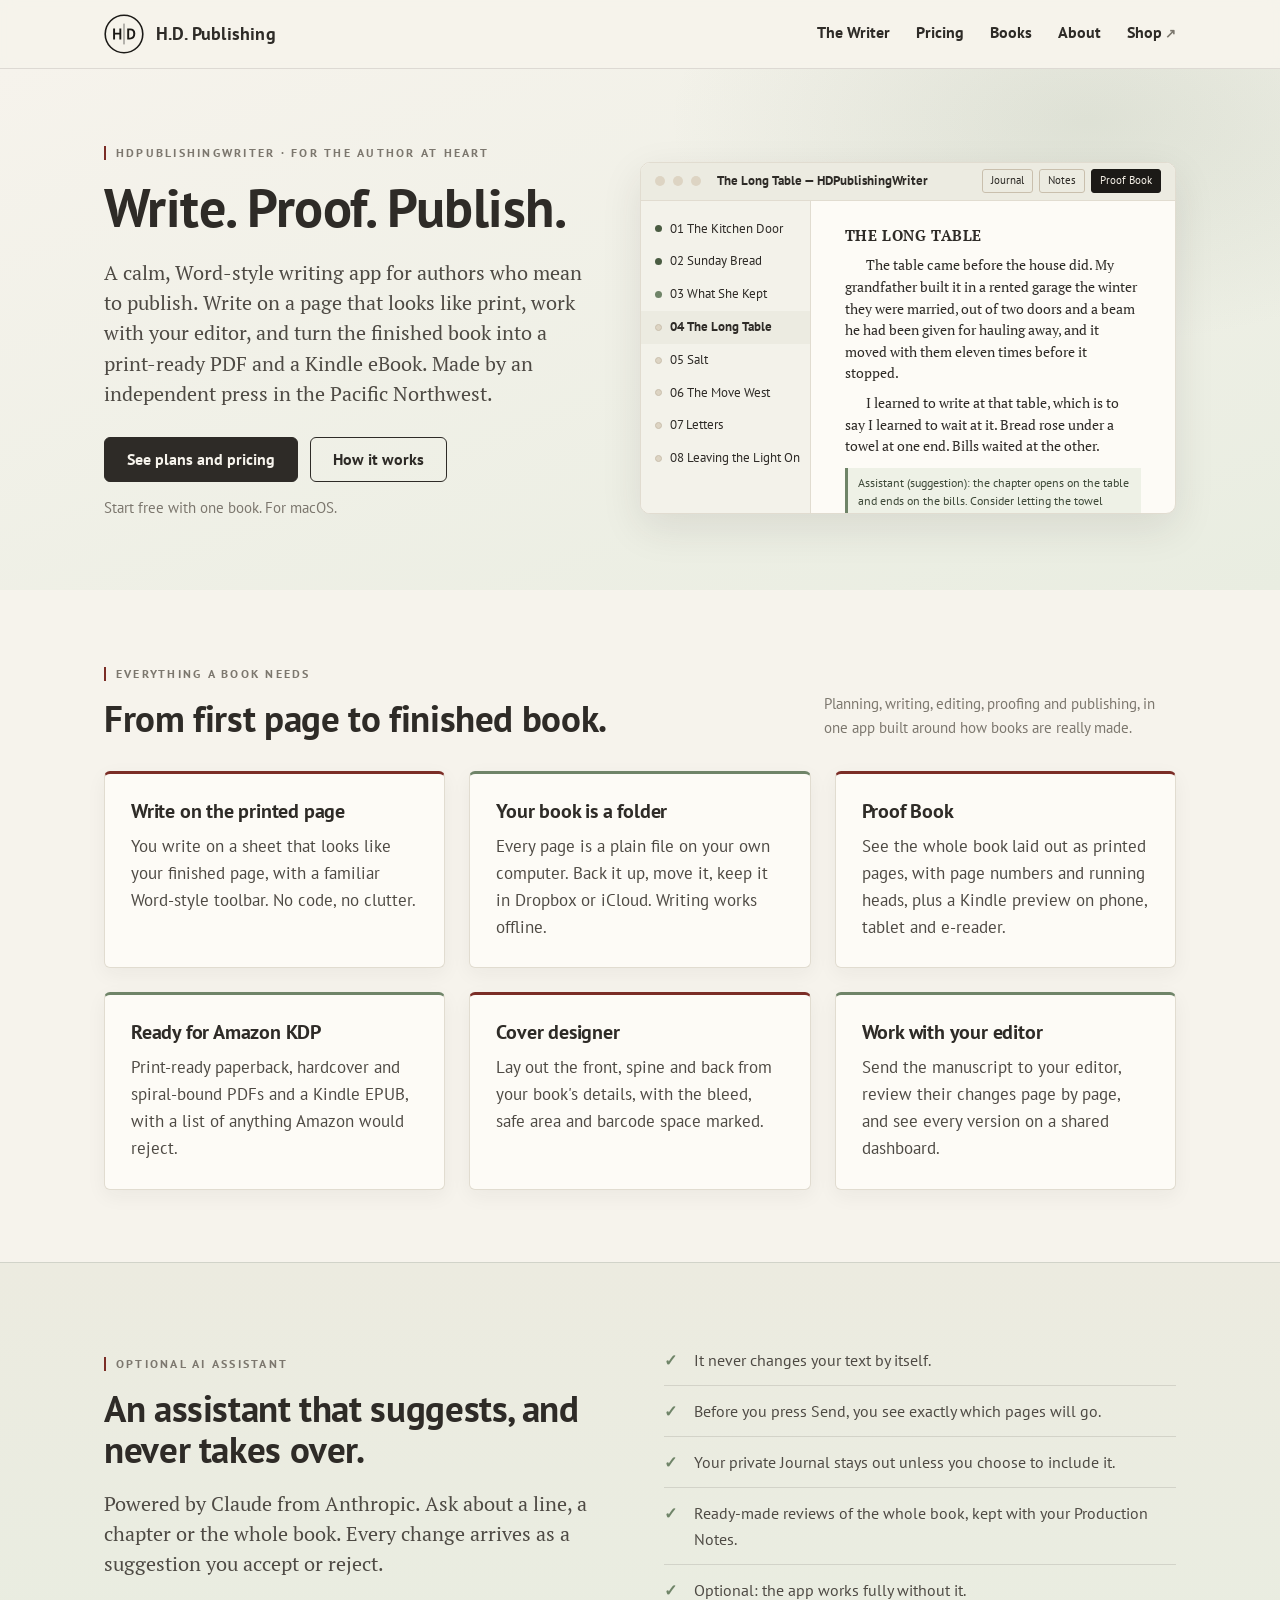
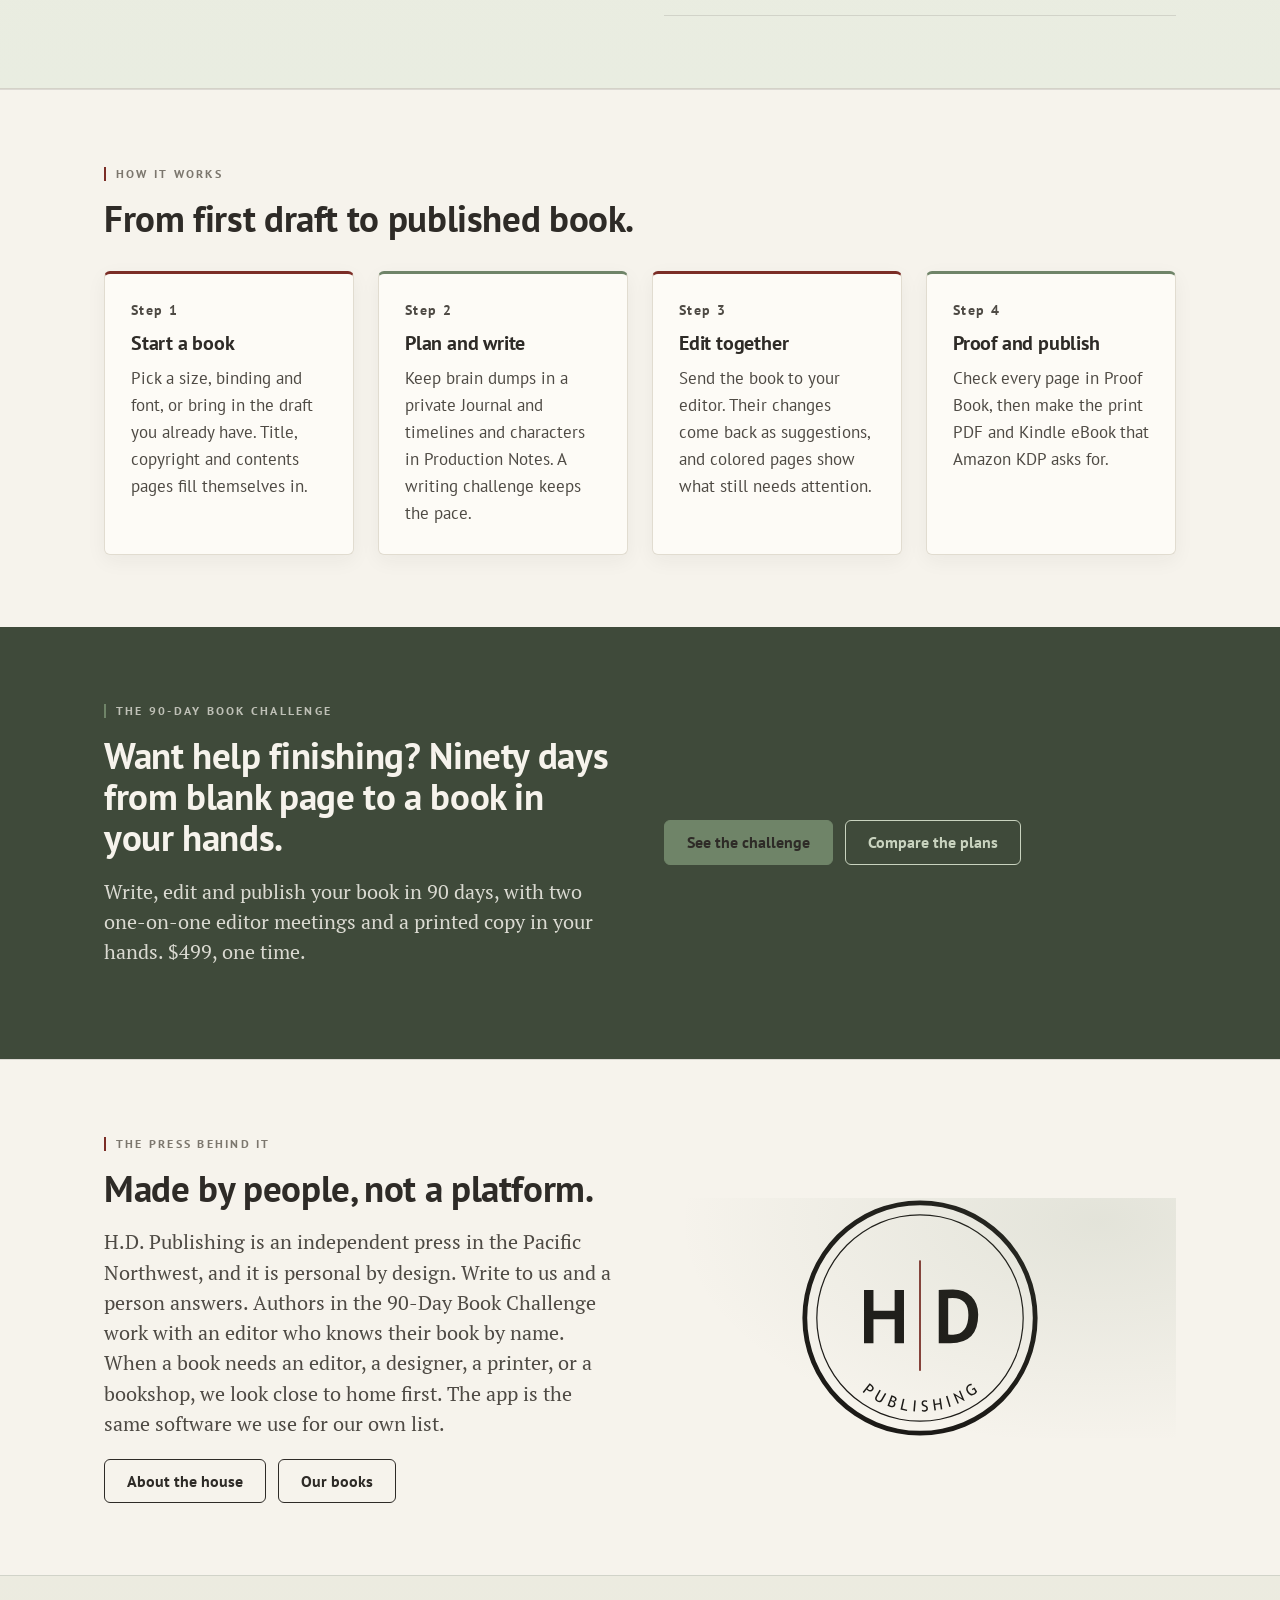
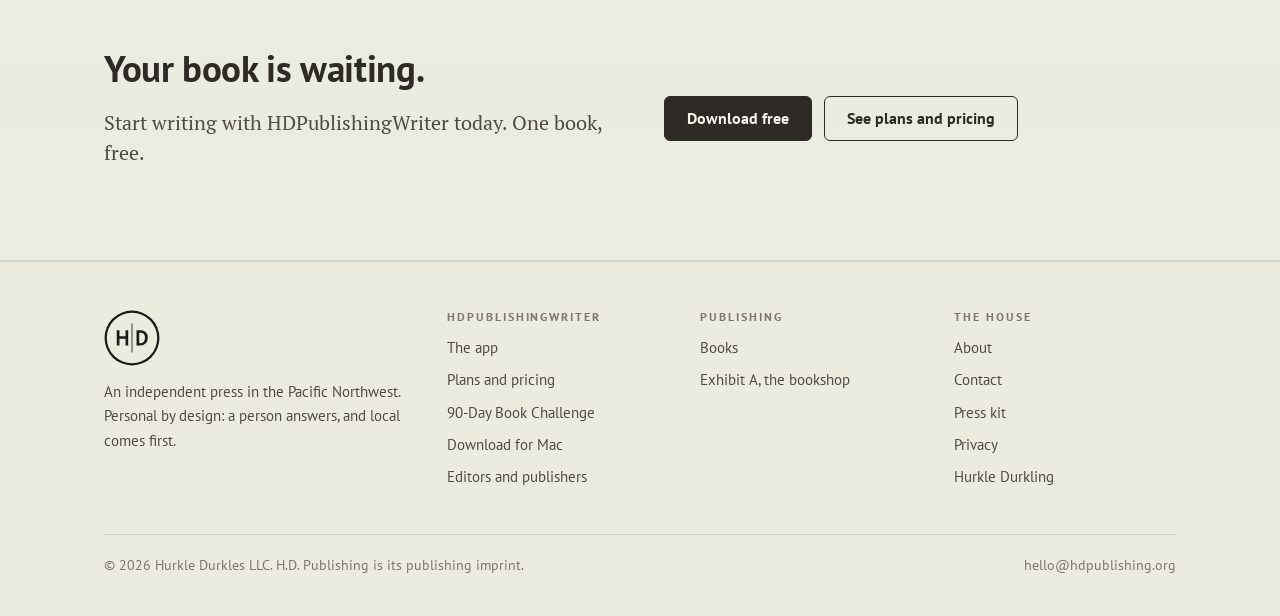
<file: index.html>
<!DOCTYPE html>
<html lang="en">
<head>
<meta charset="utf-8">
<meta name="viewport" content="width=device-width, initial-scale=1">
<title>H.D. Publishing · HDPublishingWriter</title>
<meta name="description" content="HDPublishingWriter: a calm, Word-style writing app for authors who mean to publish. Write on a page that looks like print, work with your editor, and make the print-ready PDF and Kindle eBook. From an independent press in the Pacific Northwest.">
<link rel="canonical" href="https://hdpublishing.org/">
<meta name="theme-color" content="#F6F3EC">
<link rel="icon" href="/assets/brand/favicon.ico" sizes="any">
<link rel="icon" type="image/png" sizes="32x32" href="/assets/brand/favicon-32.png">
<link rel="apple-touch-icon" href="/assets/brand/apple-touch-icon-180.png">
<meta property="og:site_name" content="H.D. Publishing">
<meta property="og:type" content="website">
<meta property="og:title" content="H.D. Publishing · HDPublishingWriter">
<meta property="og:description" content="HDPublishingWriter: a calm, Word-style writing app for authors who mean to publish. Write on a page that looks like print, work with your editor, and make the print-ready PDF and Kindle eBook. From an independent press in the Pacific Northwest.">
<meta property="og:image" content="https://hdpublishing.org/assets/brand/hd-seal-1024.png">
<meta property="og:url" content="https://hdpublishing.org/">
<link rel="preconnect" href="https://fonts.googleapis.com">
<link rel="preconnect" href="https://fonts.gstatic.com" crossorigin>
<link href="https://fonts.googleapis.com/css2?family=PT+Sans:ital,wght@0,400;0,700;1,400&family=PT+Serif:ital,wght@0,400;0,700;1,400&display=swap" rel="stylesheet">
<link rel="stylesheet" href="/assets/site.css">
</head>
<body>
<a class="skip" href="#main">Skip to content</a>
<header class="site-header">
  <div class="wrap nav">
    <a class="brand" href="/"><span class="mark std" aria-hidden="true"></span>H.D. Publishing</a>
    <button class="nav-toggle" aria-expanded="false" aria-controls="navlinks">Menu</button>
    <nav class="nav-links" id="navlinks" aria-label="Site">
      <a href="/writer/">The Writer</a>
      <a href="/pricing/">Pricing</a>
      <a href="/books/">Books</a>
      <a href="/about/">About</a>
      <a class="ext" data-shop="" href="https://shop.hdpublishing.org/">Shop</a>
    </nav>
  </div>
</header>

<main id="main">

  <section class="hero" style="padding-bottom:56px">
    <div class="wrap hero-grid app">
      <div>
        <div class="eyebrow">HDPublishingWriter · for the author at heart</div>
        <h1>Write. Proof. Publish.</h1>
        <p class="lede">A calm, Word-style writing app for authors who mean to publish. Write on a page that looks like print, work with your editor, and turn the finished book into a print-ready PDF and a Kindle eBook. Made by an independent press in the Pacific Northwest.</p>
        <div class="btn-row">
          <a class="btn primary" href="/pricing/">See plans and pricing</a>
          <a class="btn" href="#how-it-works">How it works</a>
        </div>
        <p class="small mute" style="margin-top:14px">Start free with one book. For macOS.</p>
      </div>
      <div class="editor" role="img" aria-label="Illustration of HDPublishingWriter: a chapter list with status marks on the left, the manuscript page on the right, and a Proof Book button in the toolbar">
        <div class="bar"><span class="dot"></span><span class="dot"></span><span class="dot"></span><span class="title">The Long Table — HDPublishingWriter</span>
          <div class="tools"><span>Journal</span><span>Notes</span><span class="on">Proof Book</span></div></div>
        <div class="body">
          <div class="side">
            <div><i class="done"></i>01 The Kitchen Door</div>
            <div><i class="done"></i>02 Sunday Bread</div>
            <div><i class="polish"></i>03 What She Kept</div>
            <div class="cur"><i class="build"></i>04 The Long Table</div>
            <div><i class="build"></i>05 Salt</div>
            <div><i class="build"></i>06 The Move West</div>
            <div><i class="build"></i>07 Letters</div>
            <div><i class="build"></i>08 Leaving the Light On</div>
          </div>
          <div class="page">
            <h4>THE LONG TABLE</h4>
            <p>The table came before the house did. My grandfather built it in a rented garage the winter they were married, out of two doors and a beam he had been given for hauling away, and it moved with them eleven times before it stopped.</p>
            <p>I learned to write at that table, which is to say I learned to wait at it. Bread rose under a towel at one end. Bills waited at the other.</p>
            <div class="note">Assistant (suggestion): the chapter opens on the table and ends on the bills. Consider letting the towel come back once, near the end. Accept · Reject</div>
            <p>Nobody in the family remembers who first called it the long table, only that no one has ever called it anything else.</p>
          </div>
        </div>
      </div>
    </div>
  </section>

  <section>
    <div class="wrap">
      <div class="section-head"><div><div class="eyebrow">Everything a book needs</div><h2>From first page to finished book.</h2></div>
        <p class="mute small" style="max-width:44ch;margin:0">Planning, writing, editing, proofing and publishing, in one app built around how books are really made.</p></div>
      <div class="grid cols-3">
        <article class="card line"><h3>Write on the printed page</h3><p>You write on a sheet that looks like your finished page, with a familiar Word-style toolbar. No code, no clutter.</p></article>
        <article class="card line"><h3>Your book is a folder</h3><p>Every page is a plain file on your own computer. Back it up, move it, keep it in Dropbox or iCloud. Writing works offline.</p></article>
        <article class="card line"><h3>Proof Book</h3><p>See the whole book laid out as printed pages, with page numbers and running heads, plus a Kindle preview on phone, tablet and e-reader.</p></article>
        <article class="card line"><h3>Ready for Amazon KDP</h3><p>Print-ready paperback, hardcover and spiral-bound PDFs and a Kindle EPUB, with a list of anything Amazon would reject.</p></article>
        <article class="card line"><h3>Cover designer</h3><p>Lay out the front, spine and back from your book's details, with the bleed, safe area and barcode space marked.</p></article>
        <article class="card line"><h3>Work with your editor</h3><p>Send the manuscript to your editor, review their changes page by page, and see every version on a shared dashboard.</p></article>
      </div>
    </div>
  </section>

  <section class="feature">
    <div class="wrap band-grid">
      <div>
        <div class="eyebrow">Optional AI assistant</div>
        <h2>An assistant that suggests, and never takes over.</h2>
        <p class="lede">Powered by Claude from Anthropic. Ask about a line, a chapter or the whole book. Every change arrives as a suggestion you accept or reject.</p>
      </div>
      <ul class="points">
          <li>It never changes your text by itself.</li>
          <li>Before you press Send, you see exactly which pages will go.</li>
          <li>Your private Journal stays out unless you choose to include it.</li>
          <li>Ready-made reviews of the whole book, kept with your Production Notes.</li>
          <li>Optional: the app works fully without it.</li>
      </ul>
    </div>
  </section>

  <section class="rule-top" id="how-it-works">
    <div class="wrap">
      <div class="section-head"><div><div class="eyebrow">How it works</div><h2>From first draft to published book.</h2></div></div>
      <div class="grid cols-4">
        <article class="card line"><p class="stepnum">1</p><h3>Start a book</h3><p>Pick a size, binding and font, or bring in the draft you already have. Title, copyright and contents pages fill themselves in.</p></article>
        <article class="card line"><p class="stepnum">2</p><h3>Plan and write</h3><p>Keep brain dumps in a private Journal and timelines and characters in Production Notes. A writing challenge keeps the pace.</p></article>
        <article class="card line"><p class="stepnum">3</p><h3>Edit together</h3><p>Send the book to your editor. Their changes come back as suggestions, and colored pages show what still needs attention.</p></article>
        <article class="card line"><p class="stepnum">4</p><h3>Proof and publish</h3><p>Check every page in Proof Book, then make the print PDF and Kindle eBook that Amazon KDP asks for.</p></article>
      </div>
    </div>
  </section>

  <section class="band">
    <div class="wrap band-grid">
      <div>
        <div class="eyebrow">The 90-Day Book Challenge</div>
        <h2>Want help finishing? Ninety days from blank page to a book in your hands.</h2>
        <p class="lede">Write, edit and publish your book in 90 days, with two one-on-one editor meetings and a printed copy in your hands. $499, one time.</p>
      </div>
      <div class="btn-row"><a class="btn primary" href="/challenge/">See the challenge</a><a class="btn" href="/pricing/#compare">Compare the plans</a></div>
    </div>
  </section>

  <section class="rule-top">
    <div class="wrap band-grid">
      <div>
        <div class="eyebrow">The press behind it</div>
        <h2>Made by people, not a platform.</h2>
        <p class="lede">H.D. Publishing is an independent press in the Pacific Northwest, and it is personal by design. Write to us and a person answers. Authors in the 90-Day Book Challenge work with an editor who knows their book by name. When a book needs an editor, a designer, a printer, or a bookshop, we look close to home first. The app is the same software we use for our own list.</p>
        <div class="btn-row"><a class="btn" href="/about/">About the house</a><a class="btn" href="/books/">Our books</a></div>
      </div>
      <div class="hero" style="padding:0;background:none"><div class="seal" role="img" aria-label="The H.D. Publishing seal" style="width:min(240px,55vw)"></div></div>
    </div>
  </section>

  <section class="feature">
    <div class="wrap band-grid">
      <div><h2>Your book is waiting.</h2><p class="lede">Start writing with HDPublishingWriter today. One book, free.</p></div>
      <div class="btn-row"><a class="btn primary" href="/download/">Download free</a><a class="btn" href="/pricing/">See plans and pricing</a></div>
    </div>
  </section>

</main>

<footer class="site-footer">
  <div class="wrap">
    <div class="footer-grid">
      <div>
        <div class="mark" aria-hidden="true"></div>
        <p>An independent press in the Pacific Northwest. Personal by design: a person answers, and local comes first.</p>
      </div>
      <div>
        <h4>HDPublishingWriter</h4>
        <ul>
          <li><a href="/writer/">The app</a></li>
          <li><a href="/pricing/">Plans and pricing</a></li>
          <li><a href="/challenge/">90-Day Book Challenge</a></li>
          <li><a href="/download/">Download for Mac</a></li>
          <li><a href="/publishers/">Editors and publishers</a></li>
        </ul>
      </div>
      <div>
        <h4>Publishing</h4>
        <ul>
          <li><a href="/books/">Books</a></li>
          <li><a data-shop="" href="https://shop.hdpublishing.org/">Exhibit A, the bookshop</a></li>
        </ul>
      </div>
      <div>
        <h4>The house</h4>
        <ul>
          <li><a href="/about/">About</a></li>
          <li><a href="/about/#contact">Contact</a></li>
          <li><a href="/about/#press">Press kit</a></li>
          <li><a href="/privacy/">Privacy</a></li>
          <li><a href="https://justhurkledurkling.com">Hurkle Durkling</a></li>
        </ul>
      </div>
    </div>
    <div class="colophon">
      <span>© 2026 Hurkle Durkles LLC. H.D. Publishing is its publishing imprint.</span>
      <span><a href="mailto:hello@hdpublishing.org">hello@hdpublishing.org</a></span>
    </div>
  </div>
</footer>
<script src="/assets/site.js"></script>
</body>
</html>
</file>
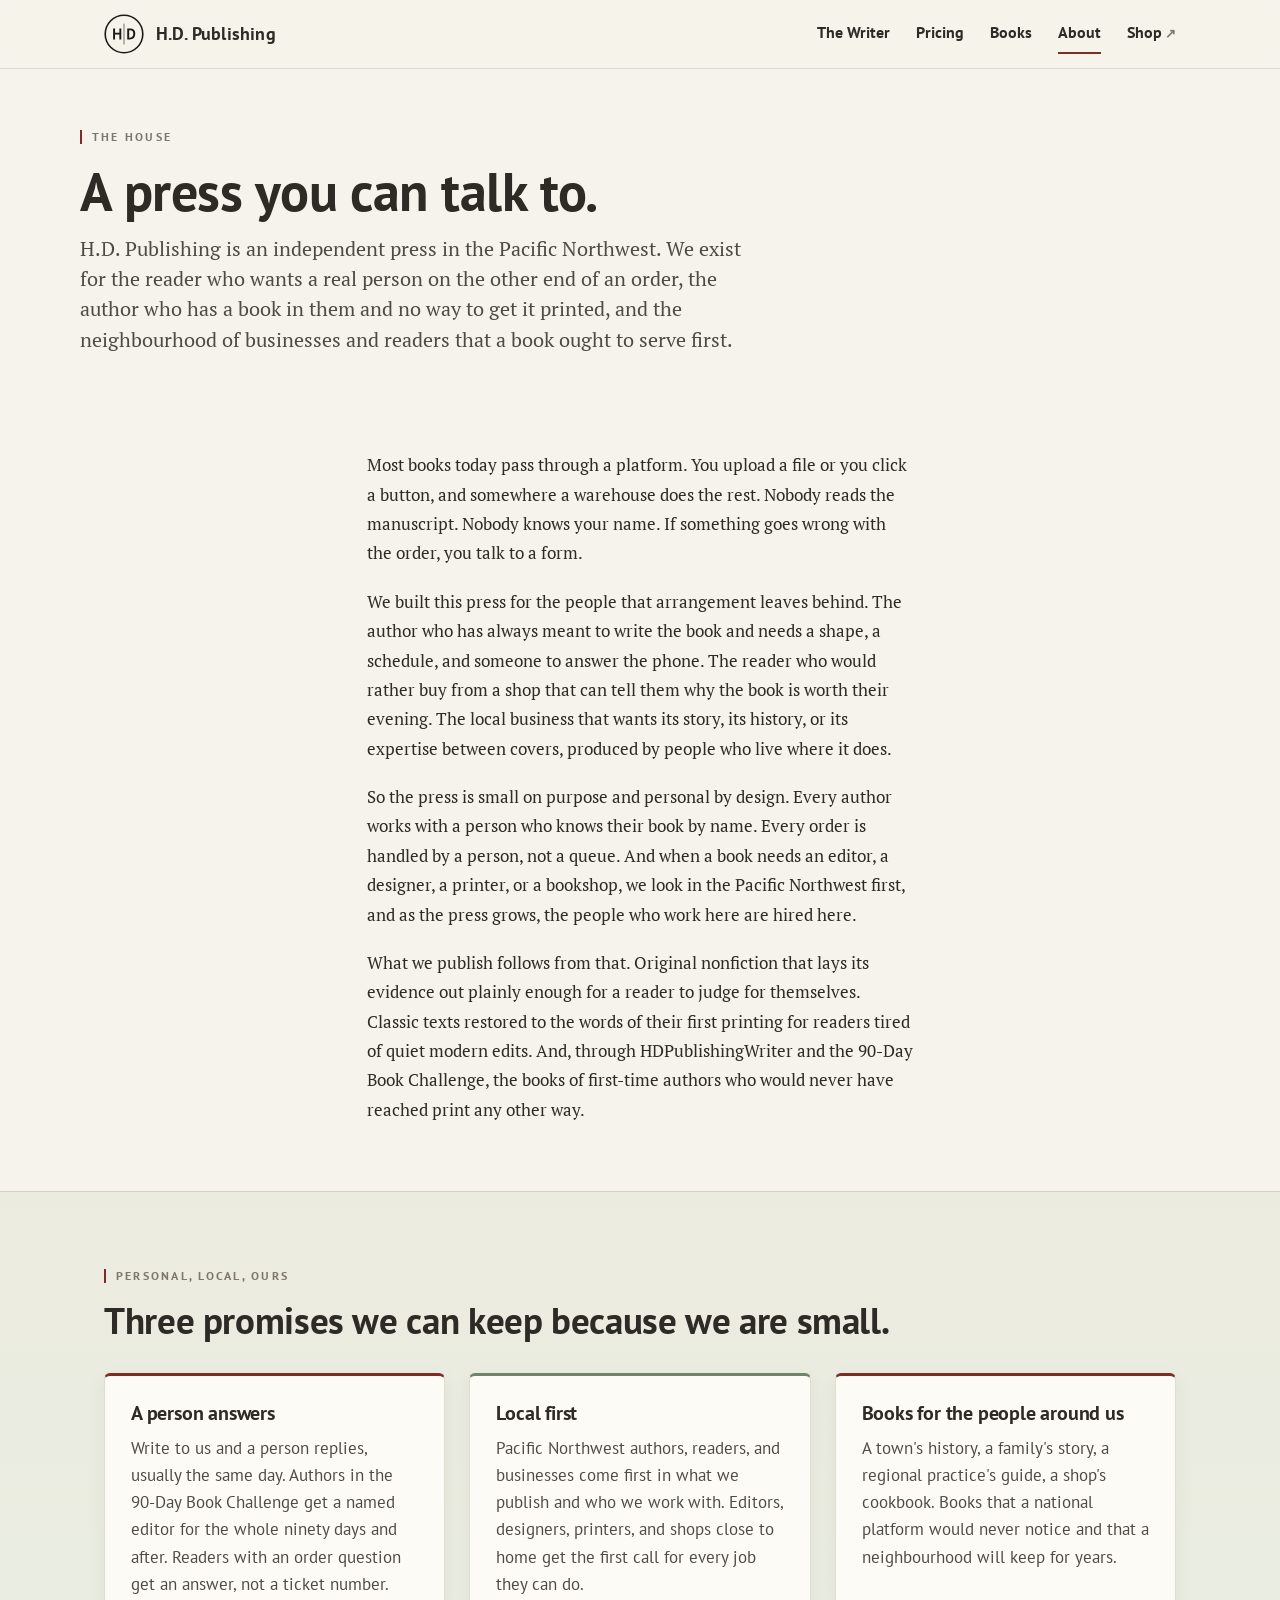
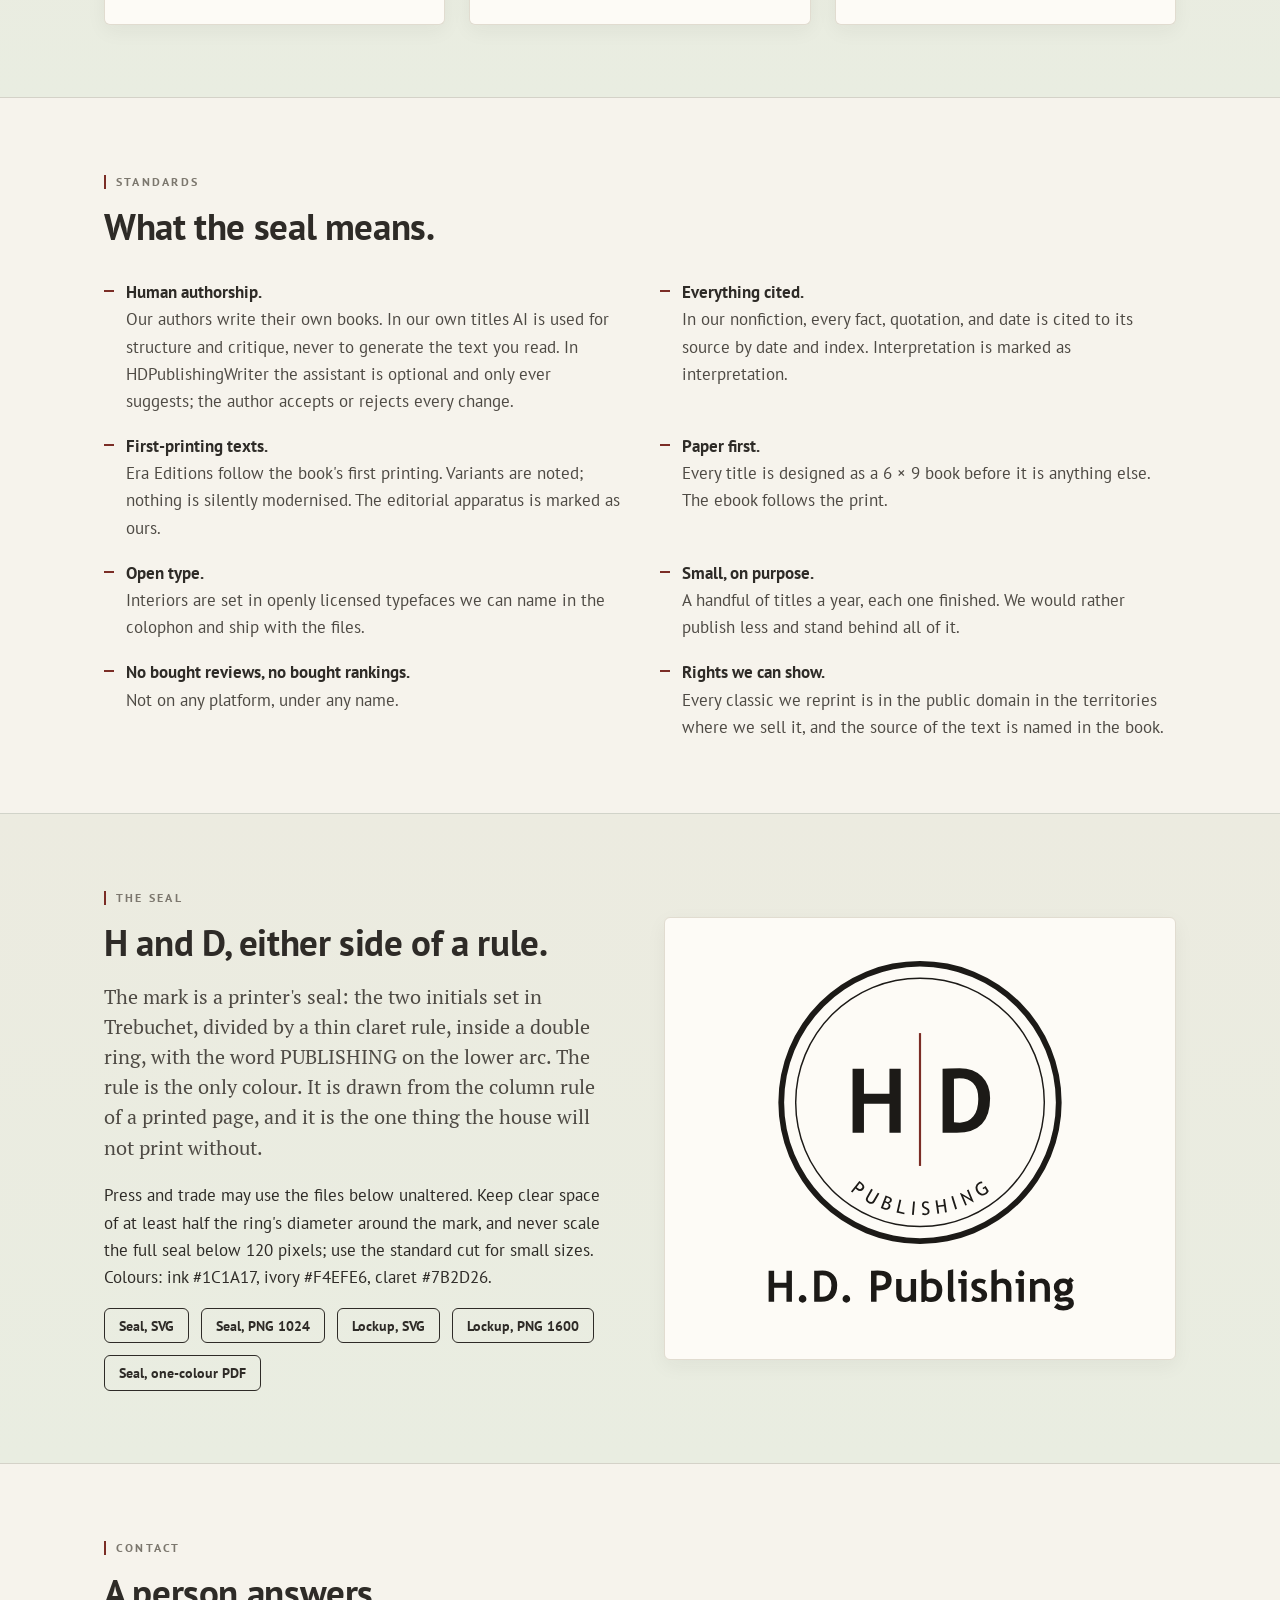
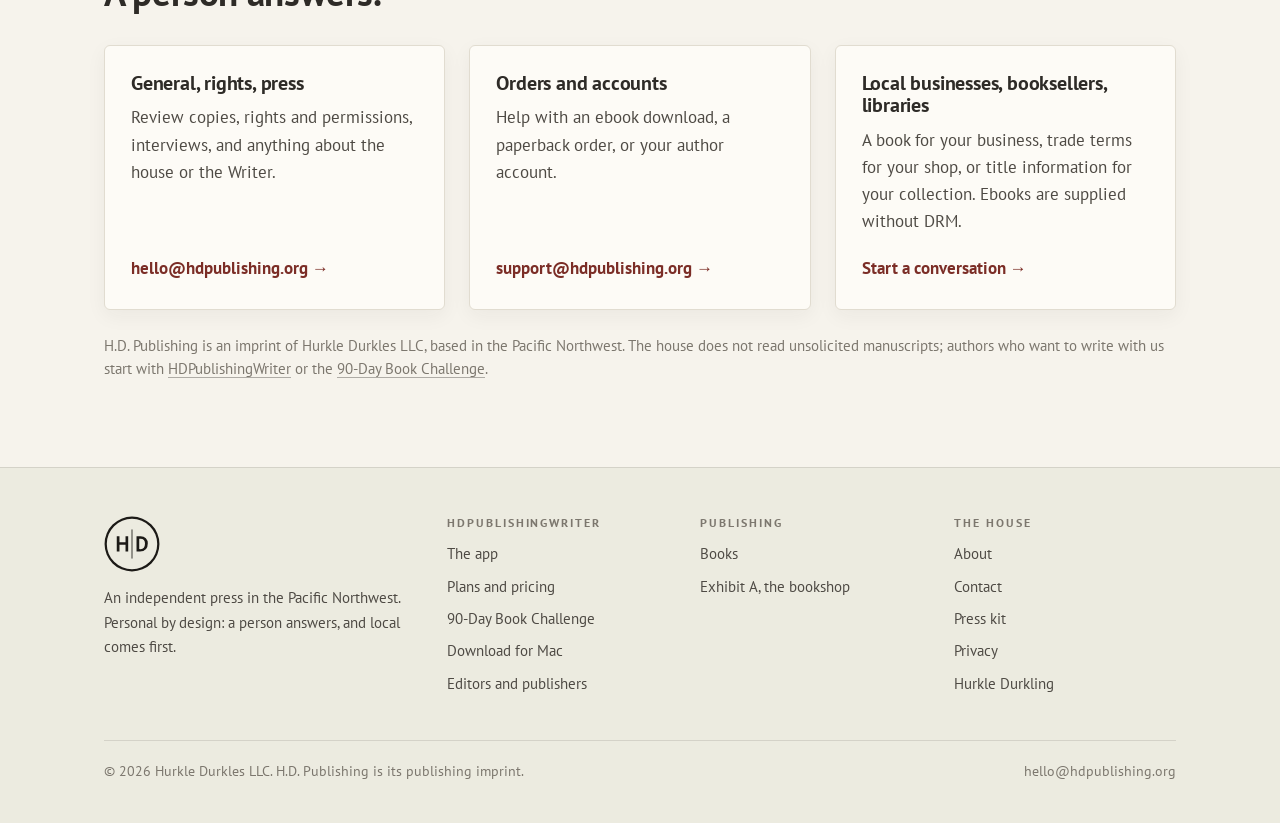
<file: about/index.html>
<!DOCTYPE html>
<html lang="en">
<head>
<meta charset="utf-8">
<meta name="viewport" content="width=device-width, initial-scale=1">
<title>About · H.D. Publishing</title>
<meta name="description" content="H.D. Publishing is an independent press in the Pacific Northwest. Personal by design: a person answers, authors are known by name, and local companies and local people come first.">
<link rel="canonical" href="https://hdpublishing.org/about/">
<meta name="theme-color" content="#F6F3EC">
<link rel="icon" href="/assets/brand/favicon.ico" sizes="any">
<link rel="icon" type="image/png" sizes="32x32" href="/assets/brand/favicon-32.png">
<link rel="apple-touch-icon" href="/assets/brand/apple-touch-icon-180.png">
<meta property="og:site_name" content="H.D. Publishing">
<meta property="og:title" content="About H.D. Publishing">
<meta property="og:description" content="An independent press in the Pacific Northwest. Personal by design, local first.">
<meta property="og:image" content="https://hdpublishing.org/assets/brand/hd-seal-1024.png">
<link rel="preconnect" href="https://fonts.googleapis.com">
<link rel="preconnect" href="https://fonts.gstatic.com" crossorigin>
<link href="https://fonts.googleapis.com/css2?family=PT+Sans:ital,wght@0,400;0,700;1,400&family=PT+Serif:ital,wght@0,400;0,700;1,400&display=swap" rel="stylesheet">
<link rel="stylesheet" href="/assets/site.css">
</head>
<body>
<a class="skip" href="#main">Skip to content</a>
<header class="site-header">
  <div class="wrap nav">
    <a class="brand" href="/"><span class="mark std" aria-hidden="true"></span>H.D. Publishing</a>
    <button class="nav-toggle" aria-expanded="false" aria-controls="navlinks">Menu</button>
    <nav class="nav-links" id="navlinks" aria-label="Site">
      <a href="/writer/">The Writer</a>
      <a href="/pricing/">Pricing</a>
      <a href="/books/">Books</a>
      <a href="/about/">About</a>
      <a class="ext" data-shop="" href="https://shop.hdpublishing.org/">Shop</a>
    </nav>
  </div>
</header>

<main id="main">
  <div class="wrap page-head">
    <div class="eyebrow">The house</div>
    <h1>A press you can talk to.</h1>
    <p class="lede">H.D. Publishing is an independent press in the Pacific Northwest. We exist for the reader who wants a real person on the other end of an order, the author who has a book in them and no way to get it printed, and the neighbourhood of businesses and readers that a book ought to serve first.</p>
  </div>

  <section class="tight">
    <div class="wrap-narrow prose">
      <p>Most books today pass through a platform. You upload a file or you click a button, and somewhere a warehouse does the rest. Nobody reads the manuscript. Nobody knows your name. If something goes wrong with the order, you talk to a form.</p>
      <p>We built this press for the people that arrangement leaves behind. The author who has always meant to write the book and needs a shape, a schedule, and someone to answer the phone. The reader who would rather buy from a shop that can tell them why the book is worth their evening. The local business that wants its story, its history, or its expertise between covers, produced by people who live where it does.</p>
      <p>So the press is small on purpose and personal by design. Every author works with a person who knows their book by name. Every order is handled by a person, not a queue. And when a book needs an editor, a designer, a printer, or a bookshop, we look in the Pacific Northwest first, and as the press grows, the people who work here are hired here.</p>
      <p>What we publish follows from that. Original nonfiction that lays its evidence out plainly enough for a reader to judge for themselves. Classic texts restored to the words of their first printing for readers tired of quiet modern edits. And, through HDPublishingWriter and the 90-Day Book Challenge, the books of first-time authors who would never have reached print any other way.</p>
    </div>
  </section>

  <section class="feature">
    <div class="wrap">
      <div class="section-head">
        <div>
          <div class="eyebrow">Personal, local, ours</div>
          <h2>Three promises we can keep because we are small.</h2>
        </div>
      </div>
      <div class="grid cols-3">
        <article class="card line">
          <h3>A person answers</h3>
          <p>Write to us and a person replies, usually the same day. Authors in the 90-Day Book Challenge get a named editor for the whole ninety days and after. Readers with an order question get an answer, not a ticket number.</p>
        </article>
        <article class="card line">
          <h3>Local first</h3>
          <p>Pacific Northwest authors, readers, and businesses come first in what we publish and who we work with. Editors, designers, printers, and shops close to home get the first call for every job they can do.</p>
        </article>
        <article class="card line">
          <h3>Books for the people around us</h3>
          <p>A town's history, a family's story, a regional practice's guide, a shop's cookbook. Books that a national platform would never notice and that a neighbourhood will keep for years.</p>
        </article>
      </div>
    </div>
  </section>

  <section>
    <div class="wrap">
      <div class="section-head">
        <div>
          <div class="eyebrow">Standards</div>
          <h2>What the seal means.</h2>
        </div>
      </div>
      <ul class="standards">
        <li><b>Human authorship.</b> Our authors write their own books. In our own titles AI is used for structure and critique, never to generate the text you read. In HDPublishingWriter the assistant is optional and only ever suggests; the author accepts or rejects every change.</li>
        <li><b>Everything cited.</b> In our nonfiction, every fact, quotation, and date is cited to its source by date and index. Interpretation is marked as interpretation.</li>
        <li><b>First-printing texts.</b> Era Editions follow the book's first printing. Variants are noted; nothing is silently modernised. The editorial apparatus is marked as ours.</li>
        <li><b>Paper first.</b> Every title is designed as a 6 × 9 book before it is anything else. The ebook follows the print.</li>
        <li><b>Open type.</b> Interiors are set in openly licensed typefaces we can name in the colophon and ship with the files.</li>
        <li><b>Small, on purpose.</b> A handful of titles a year, each one finished. We would rather publish less and stand behind all of it.</li>
        <li><b>No bought reviews, no bought rankings.</b> Not on any platform, under any name.</li>
        <li><b>Rights we can show.</b> Every classic we reprint is in the public domain in the territories where we sell it, and the source of the text is named in the book.</li>
      </ul>
    </div>
  </section>

  <section class="feature" id="press">
    <div class="wrap band-grid">
      <div>
        <div class="eyebrow">The seal</div>
        <h2>H and D, either side of a rule.</h2>
        <p class="lede">The mark is a printer's seal: the two initials set in Trebuchet, divided by a thin claret rule, inside a double ring, with the word PUBLISHING on the lower arc. The rule is the only colour. It is drawn from the column rule of a printed page, and it is the one thing the house will not print without.</p>
        <p>Press and trade may use the files below unaltered. Keep clear space of at least half the ring's diameter around the mark, and never scale the full seal below 120 pixels; use the standard cut for small sizes. Colours: ink #1C1A17, ivory #F4EFE6, claret #7B2D26.</p>
        <div class="btn-row">
          <a class="btn small" href="/assets/brand/hd-seal.svg" download>Seal, SVG</a>
          <a class="btn small" href="/assets/brand/hd-seal-1024.png" download>Seal, PNG 1024</a>
          <a class="btn small" href="/assets/brand/hd-lockup.svg" download>Lockup, SVG</a>
          <a class="btn small" href="/assets/brand/hd-lockup-1600.png" download>Lockup, PNG 1600</a>
          <a class="btn small" href="/assets/brand/hd-seal-mono.pdf" download>Seal, one-colour PDF</a>
        </div>
      </div>
      <div class="card" style="align-items:center; padding:40px">
        <img src="/assets/brand/hd-lockup.svg" width="360" alt="The H.D. Publishing seal above the words H.D. Publishing" style="width:min(360px,80%)">
      </div>
    </div>
  </section>

  <section id="contact">
    <div class="wrap">
      <div class="section-head">
        <div>
          <div class="eyebrow">Contact</div>
          <h2>A person answers.</h2>
        </div>
      </div>
      <div class="grid cols-3">
        <article class="card">
          <h3>General, rights, press</h3>
          <p>Review copies, rights and permissions, interviews, and anything about the house or the Writer.</p>
          <a class="more" href="mailto:hello@hdpublishing.org">hello@hdpublishing.org</a>
        </article>
        <article class="card">
          <h3>Orders and accounts</h3>
          <p>Help with an ebook download, a paperback order, or your author account.</p>
          <a class="more" href="mailto:support@hdpublishing.org">support@hdpublishing.org</a>
        </article>
        <article class="card">
          <h3>Local businesses, booksellers, libraries</h3>
          <p>A book for your business, trade terms for your shop, or title information for your collection. Ebooks are supplied without DRM.</p>
          <a class="more" href="mailto:hello@hdpublishing.org?subject=Working%20together">Start a conversation</a>
        </article>
      </div>
      <p class="small mute" style="margin-top:24px">H.D. Publishing is an imprint of Hurkle Durkles LLC, based in the Pacific Northwest. The house does not read unsolicited manuscripts; authors who want to write with us start with <a href="/writer/">HDPublishingWriter</a> or the <a href="/challenge/">90-Day Book Challenge</a>.</p>
    </div>
  </section>
</main>

<footer class="site-footer">
  <div class="wrap">
    <div class="footer-grid">
      <div>
        <div class="mark" aria-hidden="true"></div>
        <p>An independent press in the Pacific Northwest. Personal by design: a person answers, and local comes first.</p>
      </div>
      <div>
        <h4>HDPublishingWriter</h4>
        <ul>
          <li><a href="/writer/">The app</a></li>
          <li><a href="/pricing/">Plans and pricing</a></li>
          <li><a href="/challenge/">90-Day Book Challenge</a></li>
          <li><a href="/download/">Download for Mac</a></li>
          <li><a href="/publishers/">Editors and publishers</a></li>
        </ul>
      </div>
      <div>
        <h4>Publishing</h4>
        <ul>
          <li><a href="/books/">Books</a></li>
          <li><a data-shop="" href="https://shop.hdpublishing.org/">Exhibit A, the bookshop</a></li>
        </ul>
      </div>
      <div>
        <h4>The house</h4>
        <ul>
          <li><a href="/about/">About</a></li>
          <li><a href="/about/#contact">Contact</a></li>
          <li><a href="/about/#press">Press kit</a></li>
          <li><a href="/privacy/">Privacy</a></li>
          <li><a href="https://justhurkledurkling.com">Hurkle Durkling</a></li>
        </ul>
      </div>
    </div>
    <div class="colophon">
      <span>© 2026 Hurkle Durkles LLC. H.D. Publishing is its publishing imprint.</span>
      <span><a href="mailto:hello@hdpublishing.org">hello@hdpublishing.org</a></span>
    </div>
  </div>
</footer>
<script src="/assets/site.js"></script>
</body>
</html>
</file>
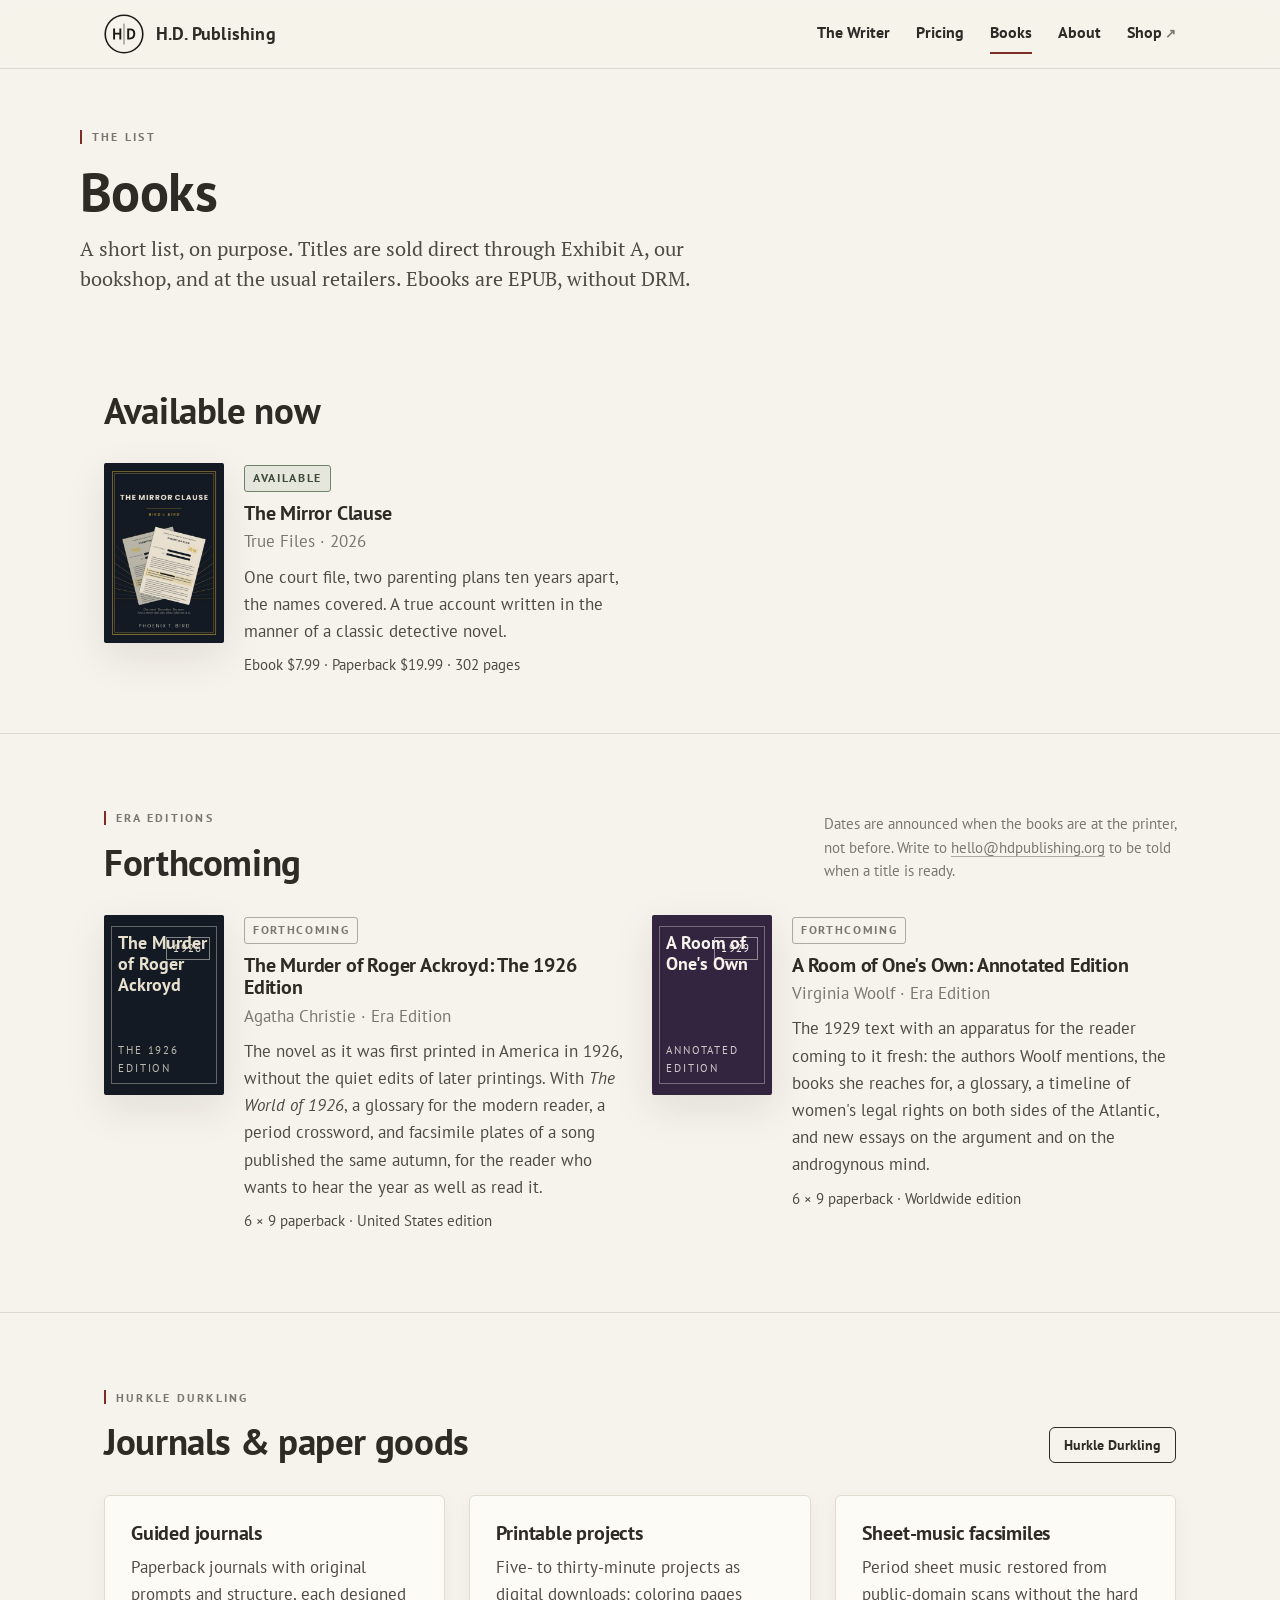
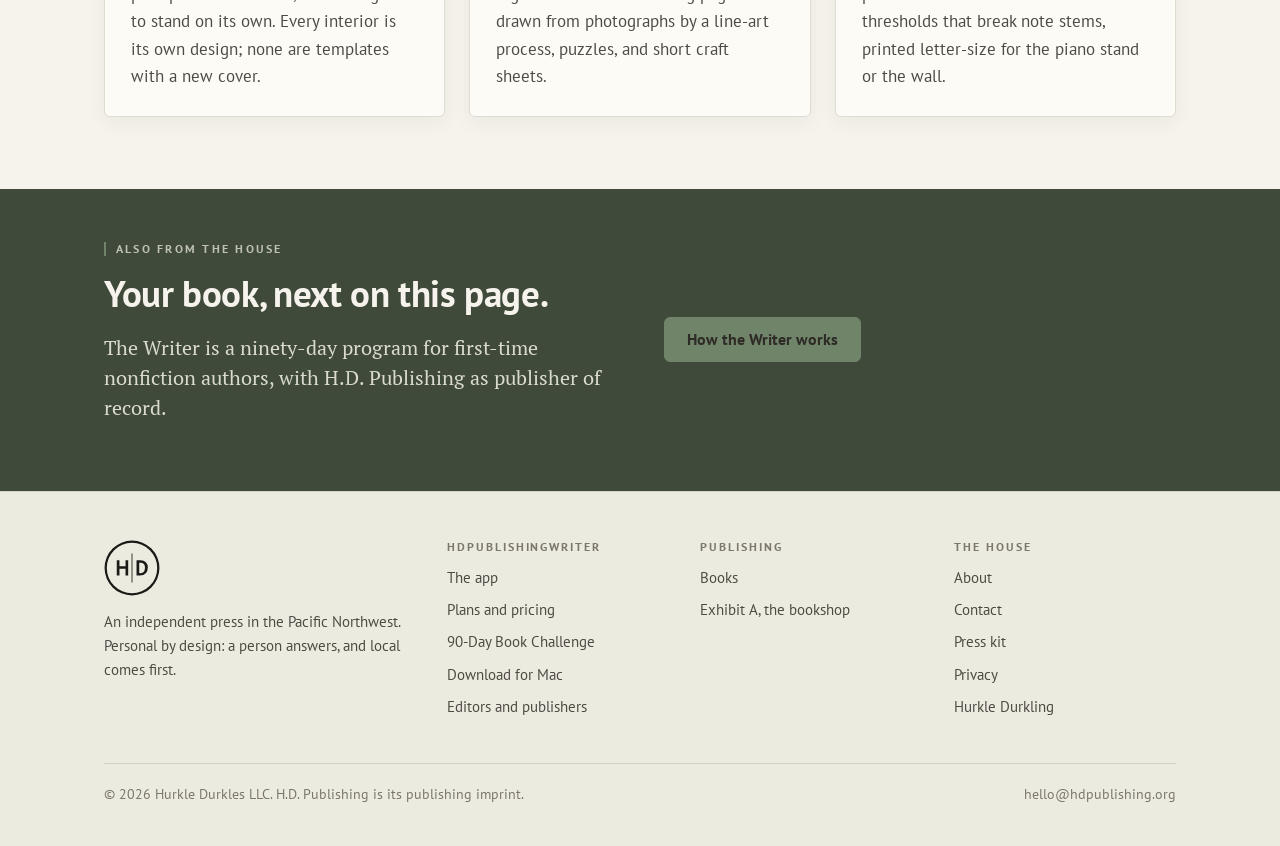
<file: books/index.html>
<!DOCTYPE html>
<html lang="en">
<head>
<meta charset="utf-8">
<meta name="viewport" content="width=device-width, initial-scale=1">
<title>Books · H.D. Publishing</title>
<meta name="description" content="The H.D. Publishing list: original nonfiction, Era Editions of public-domain classics restored to their first printing, and the journals and paper goods of Hurkle Durkling.">
<link rel="canonical" href="https://hdpublishing.org/books/">
<meta name="theme-color" content="#F6F3EC">
<link rel="icon" href="/assets/brand/favicon.ico" sizes="any">
<link rel="icon" type="image/png" sizes="32x32" href="/assets/brand/favicon-32.png">
<link rel="apple-touch-icon" href="/assets/brand/apple-touch-icon-180.png">
<meta property="og:site_name" content="H.D. Publishing">
<meta property="og:title" content="Books · H.D. Publishing">
<meta property="og:description" content="Original nonfiction, Era Editions, and paper goods.">
<meta property="og:image" content="https://hdpublishing.org/assets/brand/hd-seal-1024.png">
<link rel="preconnect" href="https://fonts.googleapis.com">
<link rel="preconnect" href="https://fonts.gstatic.com" crossorigin>
<link href="https://fonts.googleapis.com/css2?family=PT+Sans:ital,wght@0,400;0,700;1,400&family=PT+Serif:ital,wght@0,400;0,700;1,400&display=swap" rel="stylesheet">
<link rel="stylesheet" href="/assets/site.css">
</head>
<body>
<a class="skip" href="#main">Skip to content</a>
<header class="site-header">
  <div class="wrap nav">
    <a class="brand" href="/"><span class="mark std" aria-hidden="true"></span>H.D. Publishing</a>
    <button class="nav-toggle" aria-expanded="false" aria-controls="navlinks">Menu</button>
    <nav class="nav-links" id="navlinks" aria-label="Site">
      <a href="/writer/">The Writer</a>
      <a href="/pricing/">Pricing</a>
      <a href="/books/">Books</a>
      <a href="/about/">About</a>
      <a class="ext" data-shop="" href="https://shop.hdpublishing.org/">Shop</a>
    </nav>
  </div>
</header>

<main id="main">
  <div class="wrap page-head">
    <div class="eyebrow">The list</div>
    <h1>Books</h1>
    <p class="lede">A short list, on purpose. Titles are sold direct through Exhibit A, our bookshop, and at the usual retailers. Ebooks are EPUB, without DRM.</p>
  </div>

  <section class="tight" id="available">
    <div class="wrap">
      <div class="section-head"><h2>Available now</h2></div>
      <div class="grid cols-2">
        <a class="book-tile" href="/books/the-mirror-clause/">
          <div class="cover"><img src="/assets/covers/the-mirror-clause-600.jpg" width="600" height="900" alt="The Mirror Clause, cover"></div>
          <div>
            <span class="status now">Available</span>
            <h3 style="margin-top:10px">The Mirror Clause</h3>
            <div class="by">True Files · 2026</div>
            <p>One court file, two parenting plans ten years apart, the names covered. A true account written in the manner of a classic detective novel.</p>
            <p class="small mute">Ebook $7.99 · Paperback $19.99 · 302 pages</p>
          </div>
        </a>
      </div>
    </div>
  </section>

  <section class="rule-top" id="forthcoming">
    <div class="wrap">
      <div class="section-head">
        <div>
          <div class="eyebrow">Era Editions</div>
          <h2>Forthcoming</h2>
        </div>
        <p class="mute small" style="max-width:44ch;margin:0">Dates are announced when the books are at the printer, not before. Write to <a href="mailto:hello@hdpublishing.org">hello@hdpublishing.org</a> to be told when a title is ready.</p>
      </div>
      <div class="grid cols-2">
        <div class="book-tile">
          <div class="cover cover-type navy" aria-hidden="true"><span class="yr">1926</span><span class="t">The Murder of Roger Ackroyd</span><span class="a">The 1926 Edition</span></div>
          <div>
            <span class="status">Forthcoming</span>
            <h3 style="margin-top:10px">The Murder of Roger Ackroyd: The 1926 Edition</h3>
            <div class="by">Agatha Christie · Era Edition</div>
            <p>The novel as it was first printed in America in 1926, without the quiet edits of later printings. With <em>The World of 1926</em>, a glossary for the modern reader, a period crossword, and facsimile plates of a song published the same autumn, for the reader who wants to hear the year as well as read it.</p>
            <p class="small mute">6 × 9 paperback · United States edition</p>
          </div>
        </div>
        <div class="book-tile">
          <div class="cover cover-type plum" aria-hidden="true"><span class="yr">1929</span><span class="t">A Room of One's Own</span><span class="a">Annotated Edition</span></div>
          <div>
            <span class="status">Forthcoming</span>
            <h3 style="margin-top:10px">A Room of One's Own: Annotated Edition</h3>
            <div class="by">Virginia Woolf · Era Edition</div>
            <p>The 1929 text with an apparatus for the reader coming to it fresh: the authors Woolf mentions, the books she reaches for, a glossary, a timeline of women's legal rights on both sides of the Atlantic, and new essays on the argument and on the androgynous mind.</p>
            <p class="small mute">6 × 9 paperback · Worldwide edition</p>
          </div>
        </div>
      </div>
    </div>
  </section>

  <section class="rule-top" id="paper-goods">
    <div class="wrap">
      <div class="section-head">
        <div>
          <div class="eyebrow">Hurkle Durkling</div>
          <h2>Journals &amp; paper goods</h2>
        </div>
        <a class="btn small" href="https://justhurkledurkling.com">Hurkle Durkling</a>
      </div>
      <div class="grid cols-3">
        <article class="card">
          <h3>Guided journals</h3>
          <p>Paperback journals with original prompts and structure, each designed to stand on its own. Every interior is its own design; none are templates with a new cover.</p>
        </article>
        <article class="card">
          <h3>Printable projects</h3>
          <p>Five- to thirty-minute projects as digital downloads: coloring pages drawn from photographs by a line-art process, puzzles, and short craft sheets.</p>
        </article>
        <article class="card">
          <h3>Sheet-music facsimiles</h3>
          <p>Period sheet music restored from public-domain scans without the hard thresholds that break note stems, printed letter-size for the piano stand or the wall.</p>
        </article>
      </div>
    </div>
  </section>

  <section class="band tight">
    <div class="wrap band-grid">
      <div>
        <div class="eyebrow">Also from the house</div>
        <h2>Your book, next on this page.</h2>
        <p class="lede">The Writer is a ninety-day program for first-time nonfiction authors, with H.D. Publishing as publisher of record.</p>
      </div>
      <div class="btn-row"><a class="btn primary" href="/writer/">How the Writer works</a></div>
    </div>
  </section>
</main>

<footer class="site-footer">
  <div class="wrap">
    <div class="footer-grid">
      <div>
        <div class="mark" aria-hidden="true"></div>
        <p>An independent press in the Pacific Northwest. Personal by design: a person answers, and local comes first.</p>
      </div>
      <div>
        <h4>HDPublishingWriter</h4>
        <ul>
          <li><a href="/writer/">The app</a></li>
          <li><a href="/pricing/">Plans and pricing</a></li>
          <li><a href="/challenge/">90-Day Book Challenge</a></li>
          <li><a href="/download/">Download for Mac</a></li>
          <li><a href="/publishers/">Editors and publishers</a></li>
        </ul>
      </div>
      <div>
        <h4>Publishing</h4>
        <ul>
          <li><a href="/books/">Books</a></li>
          <li><a data-shop="" href="https://shop.hdpublishing.org/">Exhibit A, the bookshop</a></li>
        </ul>
      </div>
      <div>
        <h4>The house</h4>
        <ul>
          <li><a href="/about/">About</a></li>
          <li><a href="/about/#contact">Contact</a></li>
          <li><a href="/about/#press">Press kit</a></li>
          <li><a href="/privacy/">Privacy</a></li>
          <li><a href="https://justhurkledurkling.com">Hurkle Durkling</a></li>
        </ul>
      </div>
    </div>
    <div class="colophon">
      <span>© 2026 Hurkle Durkles LLC. H.D. Publishing is its publishing imprint.</span>
      <span><a href="mailto:hello@hdpublishing.org">hello@hdpublishing.org</a></span>
    </div>
  </div>
</footer>
<script src="/assets/site.js"></script>
</body>
</html>
</file>
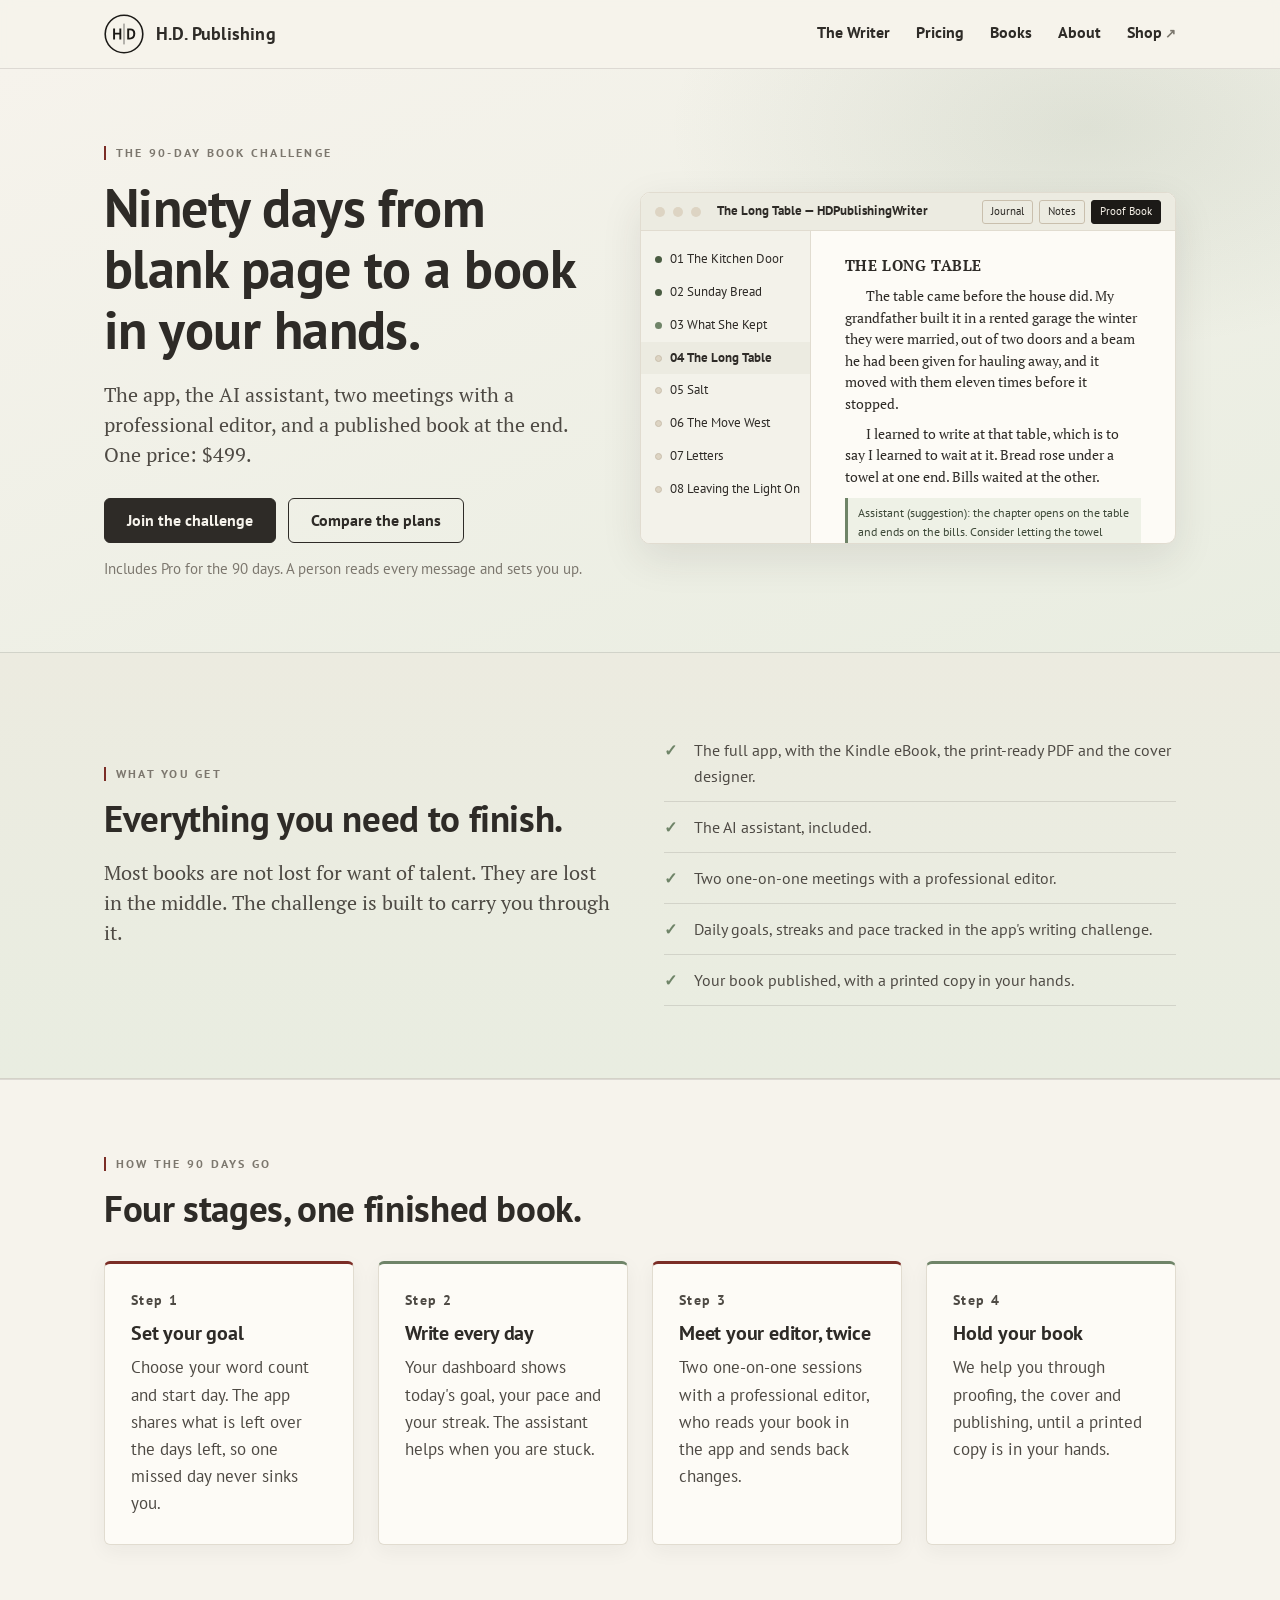
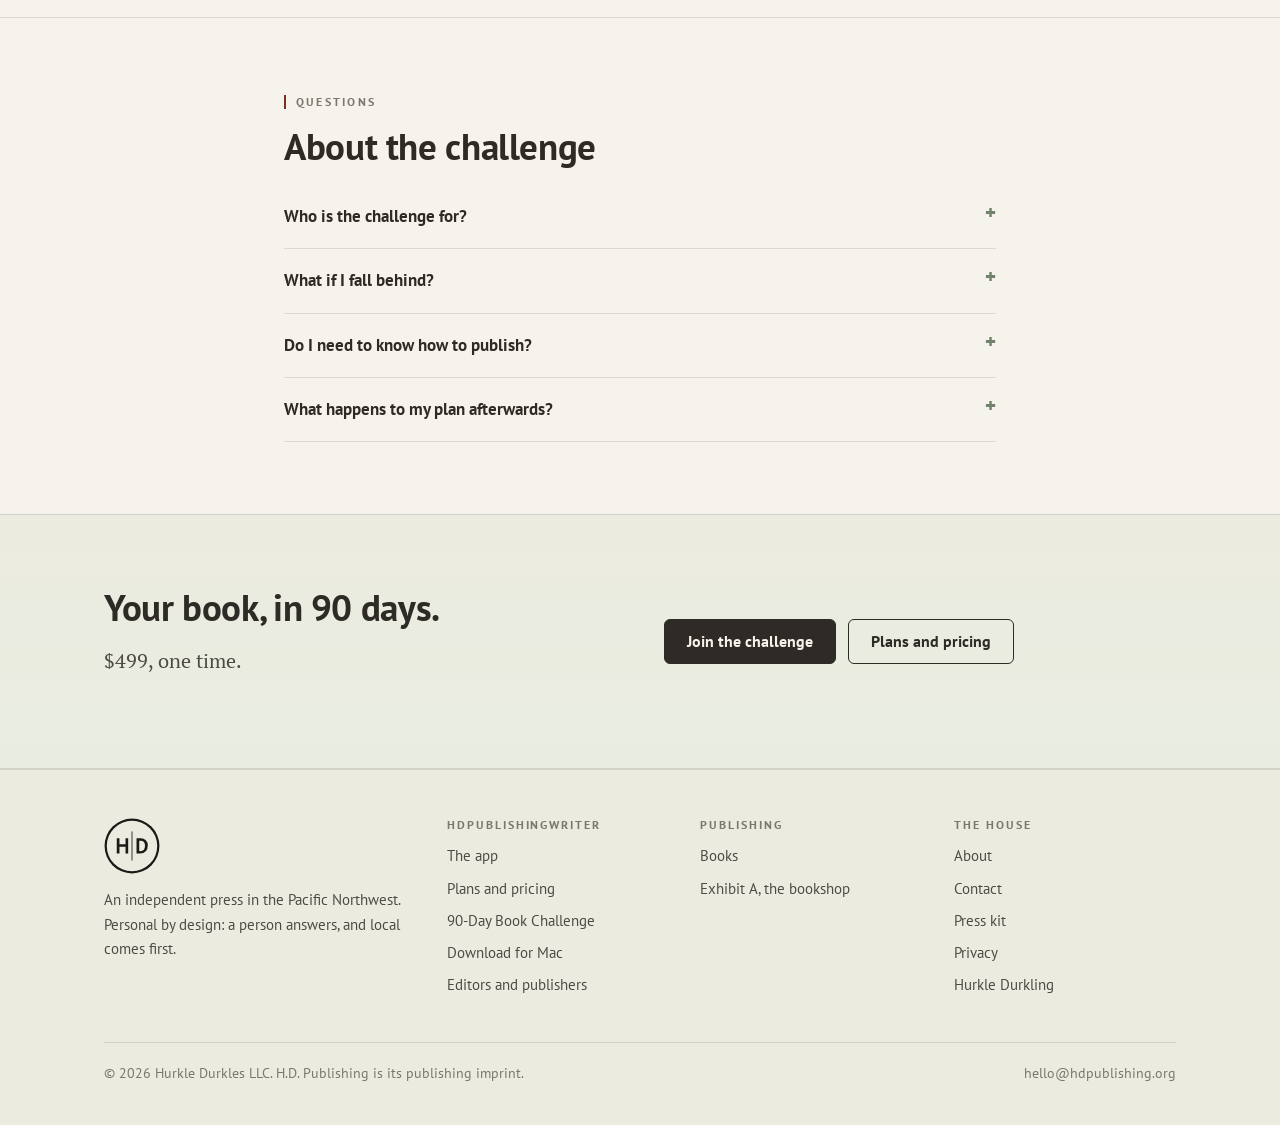
<file: challenge/index.html>
<!DOCTYPE html>
<html lang="en">
<head>
<meta charset="utf-8">
<meta name="viewport" content="width=device-width, initial-scale=1">
<title>The 90-Day Book Challenge · H.D. Publishing</title>
<meta name="description" content="Ninety days from blank page to a book in your hands: the app, the AI assistant, two meetings with a professional editor, and a published book at the end. $499, one time.">
<link rel="canonical" href="https://hdpublishing.org/challenge/">
<meta name="theme-color" content="#F6F3EC">
<link rel="icon" href="/assets/brand/favicon.ico" sizes="any">
<link rel="icon" type="image/png" sizes="32x32" href="/assets/brand/favicon-32.png">
<link rel="apple-touch-icon" href="/assets/brand/apple-touch-icon-180.png">
<meta property="og:site_name" content="H.D. Publishing">
<meta property="og:type" content="website">
<meta property="og:title" content="The 90-Day Book Challenge · H.D. Publishing">
<meta property="og:description" content="Ninety days from blank page to a book in your hands: the app, the AI assistant, two meetings with a professional editor, and a published book at the end. $499, one time.">
<meta property="og:image" content="https://hdpublishing.org/assets/brand/hd-seal-1024.png">
<meta property="og:url" content="https://hdpublishing.org/challenge/">
<link rel="preconnect" href="https://fonts.googleapis.com">
<link rel="preconnect" href="https://fonts.gstatic.com" crossorigin>
<link href="https://fonts.googleapis.com/css2?family=PT+Sans:ital,wght@0,400;0,700;1,400&family=PT+Serif:ital,wght@0,400;0,700;1,400&display=swap" rel="stylesheet">
<link rel="stylesheet" href="/assets/site.css">
</head>
<body>
<a class="skip" href="#main">Skip to content</a>
<header class="site-header">
  <div class="wrap nav">
    <a class="brand" href="/"><span class="mark std" aria-hidden="true"></span>H.D. Publishing</a>
    <button class="nav-toggle" aria-expanded="false" aria-controls="navlinks">Menu</button>
    <nav class="nav-links" id="navlinks" aria-label="Site">
      <a href="/writer/">The Writer</a>
      <a href="/pricing/">Pricing</a>
      <a href="/books/">Books</a>
      <a href="/about/">About</a>
      <a class="ext" data-shop="" href="https://shop.hdpublishing.org/">Shop</a>
    </nav>
  </div>
</header>

<main id="main">

  <section class="hero" style="padding-bottom:56px">
    <div class="wrap hero-grid app">
      <div>
        <div class="eyebrow">The 90-Day Book Challenge</div>
        <h1>Ninety days from blank page to a book in your hands.</h1>
        <p class="lede">The app, the AI assistant, two meetings with a professional editor, and a published book at the end. One price: $499.</p>
        <div class="btn-row">
          <a class="btn primary" href="mailto:hello@hdpublishing.org?subject=90-Day%20Book%20Challenge&body=Hello%20H.D.%2C%0A%0AI%27d%20like%20to%20join%20the%2090-Day%20Book%20Challenge.%0A%0AThe%20book%20I%20want%20to%20write%20is%20about%3A%20%0A%0AName%3A%20">Join the challenge</a>
          <a class="btn" href="/pricing/#compare">Compare the plans</a>
        </div>
        <p class="small mute" style="margin-top:14px">Includes Pro for the 90 days. A person reads every message and sets you up.</p>
      </div>
      <div class="editor" role="img" aria-label="Illustration of HDPublishingWriter: a chapter list with status marks on the left, the manuscript page on the right, and a Proof Book button in the toolbar">
        <div class="bar"><span class="dot"></span><span class="dot"></span><span class="dot"></span><span class="title">The Long Table — HDPublishingWriter</span>
          <div class="tools"><span>Journal</span><span>Notes</span><span class="on">Proof Book</span></div></div>
        <div class="body">
          <div class="side">
            <div><i class="done"></i>01 The Kitchen Door</div>
            <div><i class="done"></i>02 Sunday Bread</div>
            <div><i class="polish"></i>03 What She Kept</div>
            <div class="cur"><i class="build"></i>04 The Long Table</div>
            <div><i class="build"></i>05 Salt</div>
            <div><i class="build"></i>06 The Move West</div>
            <div><i class="build"></i>07 Letters</div>
            <div><i class="build"></i>08 Leaving the Light On</div>
          </div>
          <div class="page">
            <h4>THE LONG TABLE</h4>
            <p>The table came before the house did. My grandfather built it in a rented garage the winter they were married, out of two doors and a beam he had been given for hauling away, and it moved with them eleven times before it stopped.</p>
            <p>I learned to write at that table, which is to say I learned to wait at it. Bread rose under a towel at one end. Bills waited at the other.</p>
            <div class="note">Assistant (suggestion): the chapter opens on the table and ends on the bills. Consider letting the towel come back once, near the end. Accept · Reject</div>
            <p>Nobody in the family remembers who first called it the long table, only that no one has ever called it anything else.</p>
          </div>
        </div>
      </div>
    </div>
  </section>

  <section class="feature">
    <div class="wrap band-grid">
      <div>
        <div class="eyebrow">What you get</div>
        <h2>Everything you need to finish.</h2>
        <p class="lede">Most books are not lost for want of talent. They are lost in the middle. The challenge is built to carry you through it.</p>
      </div>
      <ul class="points">
        <li>The full app, with the Kindle eBook, the print-ready PDF and the cover designer.</li>
        <li>The AI assistant, included.</li>
        <li>Two one-on-one meetings with a professional editor.</li>
        <li>Daily goals, streaks and pace tracked in the app's writing challenge.</li>
        <li>Your book published, with a printed copy in your hands.</li>
      </ul>
    </div>
  </section>

  <section class="rule-top" id="stages">
    <div class="wrap">
      <div class="section-head"><div><div class="eyebrow">How the 90 days go</div><h2>Four stages, one finished book.</h2></div></div>
      <div class="grid cols-4">
        <article class="card line"><p class="stepnum">1</p><h3>Set your goal</h3><p>Choose your word count and start day. The app shares what is left over the days left, so one missed day never sinks you.</p></article>
        <article class="card line"><p class="stepnum">2</p><h3>Write every day</h3><p>Your dashboard shows today's goal, your pace and your streak. The assistant helps when you are stuck.</p></article>
        <article class="card line"><p class="stepnum">3</p><h3>Meet your editor, twice</h3><p>Two one-on-one sessions with a professional editor, who reads your book in the app and sends back changes.</p></article>
        <article class="card line"><p class="stepnum">4</p><h3>Hold your book</h3><p>We help you through proofing, the cover and publishing, until a printed copy is in your hands.</p></article>
      </div>
    </div>
  </section>

  <section class="rule-top" id="faq">
    <div class="wrap-narrow">
      <div class="eyebrow">Questions</div>
      <h2>About the challenge</h2>
      <details class="faq"><summary>Who is the challenge for?</summary><p>Anyone with a book in them and a reason to finish it: a first novel, a memoir, a guide or a workbook.</p></details>
      <details class="faq"><summary>What if I fall behind?</summary><p>Today's goal is what is left, shared over the days left. Miss a day and the days after it each take a little of it, so you are never behind by more than today can fix.</p></details>
      <details class="faq"><summary>Do I need to know how to publish?</summary><p>No. Proofing, the cover and the files Amazon KDP asks for are all part of the program.</p></details>
      <details class="faq"><summary>What happens to my plan afterwards?</summary><p>The challenge includes Pro for its 90 days. Afterwards your account is Limited, with the app, unlimited books and the publish-ready files, unless you keep the Pro subscription.</p></details>
    </div>
  </section>

  <section class="feature">
    <div class="wrap band-grid">
      <div><h2>Your book, in 90 days.</h2><p class="lede">$499, one time.</p></div>
      <div class="btn-row"><a class="btn primary" href="mailto:hello@hdpublishing.org?subject=90-Day%20Book%20Challenge&body=Hello%20H.D.%2C%0A%0AI%27d%20like%20to%20join%20the%2090-Day%20Book%20Challenge.%0A%0AThe%20book%20I%20want%20to%20write%20is%20about%3A%20%0A%0AName%3A%20">Join the challenge</a><a class="btn" href="/pricing/">Plans and pricing</a></div>
    </div>
  </section>

</main>

<footer class="site-footer">
  <div class="wrap">
    <div class="footer-grid">
      <div>
        <div class="mark" aria-hidden="true"></div>
        <p>An independent press in the Pacific Northwest. Personal by design: a person answers, and local comes first.</p>
      </div>
      <div>
        <h4>HDPublishingWriter</h4>
        <ul>
          <li><a href="/writer/">The app</a></li>
          <li><a href="/pricing/">Plans and pricing</a></li>
          <li><a href="/challenge/">90-Day Book Challenge</a></li>
          <li><a href="/download/">Download for Mac</a></li>
          <li><a href="/publishers/">Editors and publishers</a></li>
        </ul>
      </div>
      <div>
        <h4>Publishing</h4>
        <ul>
          <li><a href="/books/">Books</a></li>
          <li><a data-shop="" href="https://shop.hdpublishing.org/">Exhibit A, the bookshop</a></li>
        </ul>
      </div>
      <div>
        <h4>The house</h4>
        <ul>
          <li><a href="/about/">About</a></li>
          <li><a href="/about/#contact">Contact</a></li>
          <li><a href="/about/#press">Press kit</a></li>
          <li><a href="/privacy/">Privacy</a></li>
          <li><a href="https://justhurkledurkling.com">Hurkle Durkling</a></li>
        </ul>
      </div>
    </div>
    <div class="colophon">
      <span>© 2026 Hurkle Durkles LLC. H.D. Publishing is its publishing imprint.</span>
      <span><a href="mailto:hello@hdpublishing.org">hello@hdpublishing.org</a></span>
    </div>
  </div>
</footer>
<script src="/assets/site.js"></script>
</body>
</html>
</file>
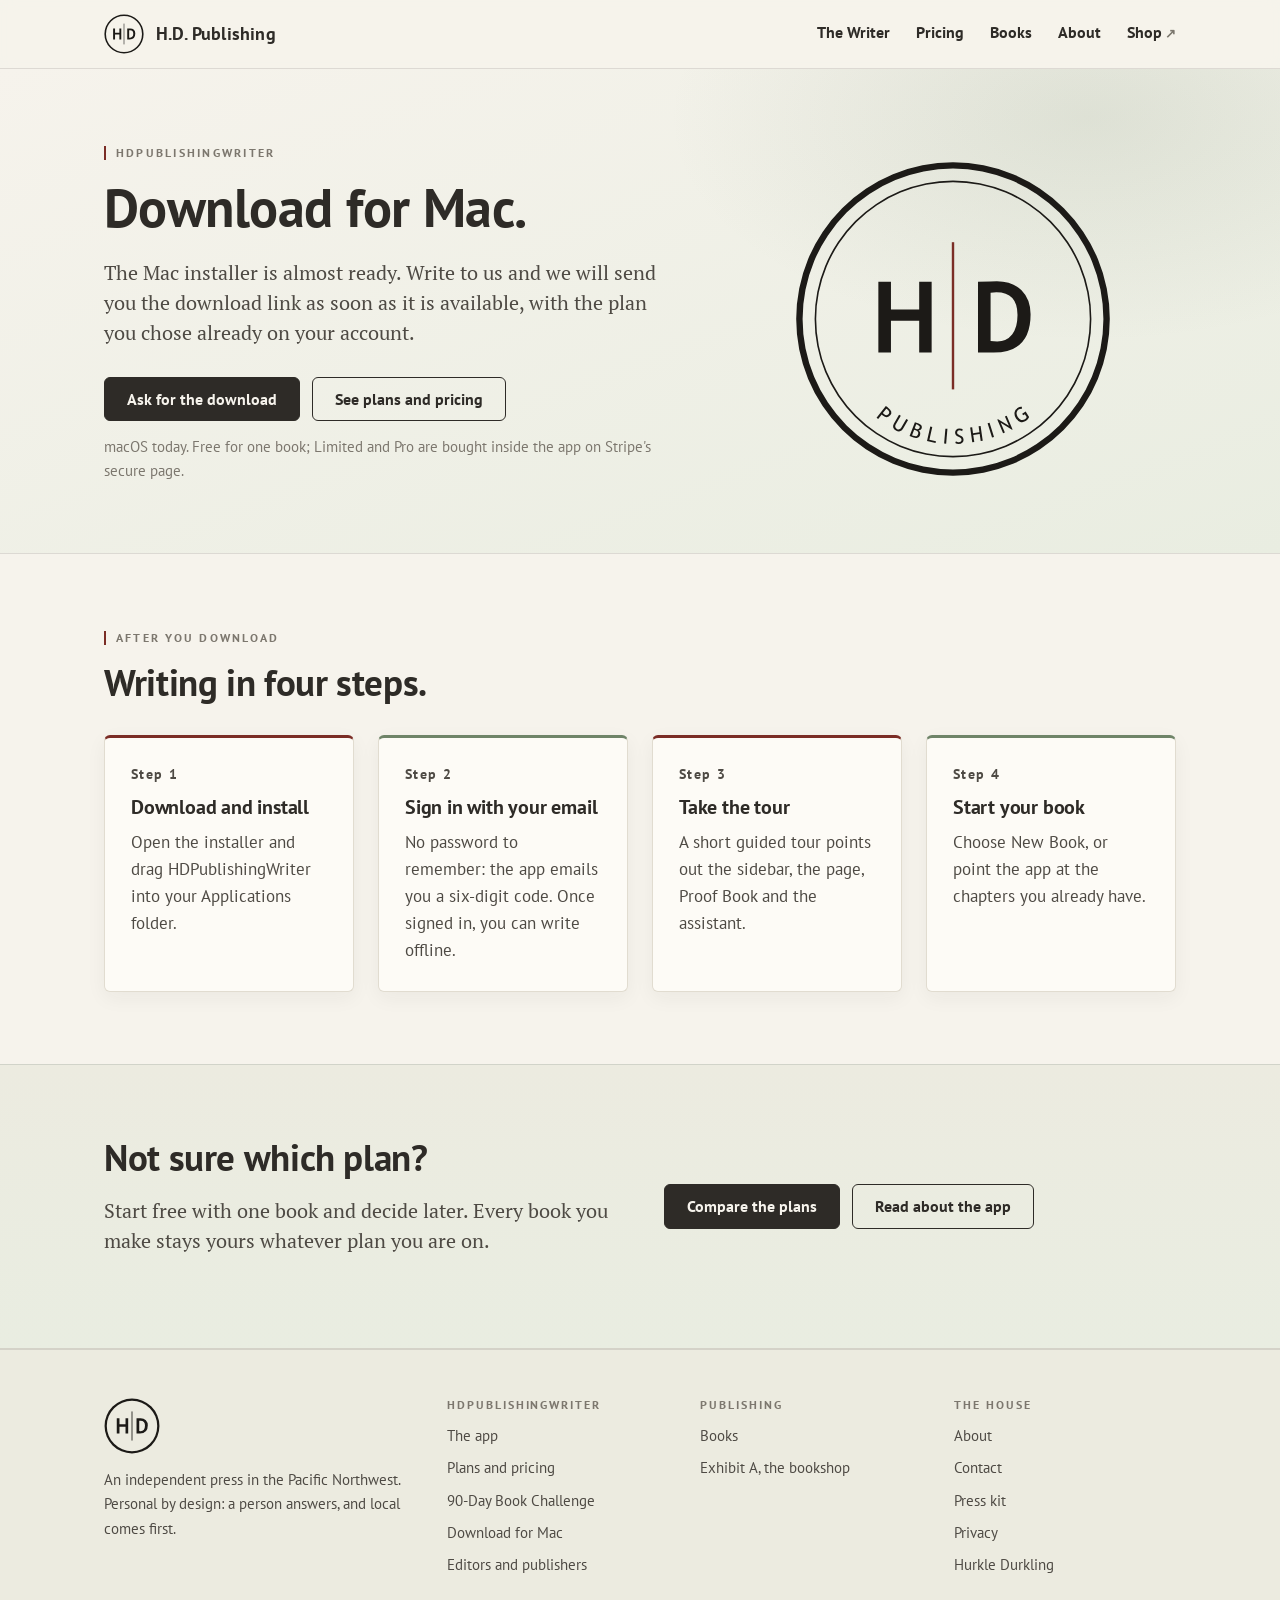
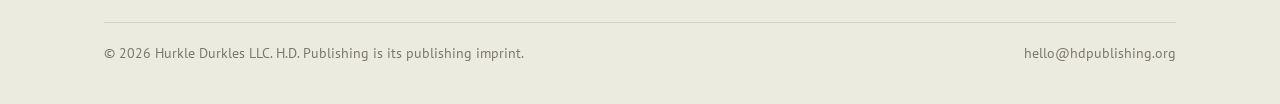
<file: download/index.html>
<!DOCTYPE html>
<html lang="en">
<head>
<meta charset="utf-8">
<meta name="viewport" content="width=device-width, initial-scale=1">
<title>Download for Mac · HDPublishingWriter</title>
<meta name="description" content="The Mac installer for HDPublishingWriter is almost ready. Ask for the download link and we will send it the moment it is available.">
<link rel="canonical" href="https://hdpublishing.org/download/">
<meta name="theme-color" content="#F6F3EC">
<link rel="icon" href="/assets/brand/favicon.ico" sizes="any">
<link rel="icon" type="image/png" sizes="32x32" href="/assets/brand/favicon-32.png">
<link rel="apple-touch-icon" href="/assets/brand/apple-touch-icon-180.png">
<meta property="og:site_name" content="H.D. Publishing">
<meta property="og:type" content="website">
<meta property="og:title" content="Download for Mac · HDPublishingWriter">
<meta property="og:description" content="The Mac installer for HDPublishingWriter is almost ready. Ask for the download link and we will send it the moment it is available.">
<meta property="og:image" content="https://hdpublishing.org/assets/brand/hd-seal-1024.png">
<meta property="og:url" content="https://hdpublishing.org/download/">
<link rel="preconnect" href="https://fonts.googleapis.com">
<link rel="preconnect" href="https://fonts.gstatic.com" crossorigin>
<link href="https://fonts.googleapis.com/css2?family=PT+Sans:ital,wght@0,400;0,700;1,400&family=PT+Serif:ital,wght@0,400;0,700;1,400&display=swap" rel="stylesheet">
<link rel="stylesheet" href="/assets/site.css">
</head>
<body>
<a class="skip" href="#main">Skip to content</a>
<header class="site-header">
  <div class="wrap nav">
    <a class="brand" href="/"><span class="mark std" aria-hidden="true"></span>H.D. Publishing</a>
    <button class="nav-toggle" aria-expanded="false" aria-controls="navlinks">Menu</button>
    <nav class="nav-links" id="navlinks" aria-label="Site">
      <a href="/writer/">The Writer</a>
      <a href="/pricing/">Pricing</a>
      <a href="/books/">Books</a>
      <a href="/about/">About</a>
      <a class="ext" data-shop="" href="https://shop.hdpublishing.org/">Shop</a>
    </nav>
  </div>
</header>

<main id="main">

  <section class="hero" style="padding-bottom:56px">
    <div class="wrap hero-grid">
      <div>
        <div class="eyebrow">HDPublishingWriter</div>
        <h1>Download for Mac.</h1>
        <p class="lede">The Mac installer is almost ready. Write to us and we will send you the download link as soon as it is available, with the plan you chose already on your account.</p>
        <div class="btn-row">
          <a class="btn primary" href="mailto:hello@hdpublishing.org?subject=HDPublishingWriter%3A%20the%20Mac%20download&body=Hello%20H.D.%2C%0A%0APlease%20send%20me%20the%20download%20link%20for%20HDPublishingWriter%20when%20it%20is%20ready.%0A%0AName%3A%20">Ask for the download</a>
          <a class="btn" href="/pricing/">See plans and pricing</a>
        </div>
        <p class="small mute" style="margin-top:14px">macOS today. Free for one book; Limited and Pro are bought inside the app on Stripe's secure page.</p>
      </div>
      <div class="seal" role="img" aria-label="The H.D. Publishing seal"></div>
    </div>
  </section>
  <section class="rule-top" id="after">
    <div class="wrap">
      <div class="section-head"><div><div class="eyebrow">After you download</div><h2>Writing in four steps.</h2></div></div>
      <div class="grid cols-4">
        <article class="card line"><p class="stepnum">1</p><h3>Download and install</h3><p>Open the installer and drag HDPublishingWriter into your Applications folder.</p></article>
        <article class="card line"><p class="stepnum">2</p><h3>Sign in with your email</h3><p>No password to remember: the app emails you a six-digit code. Once signed in, you can write offline.</p></article>
        <article class="card line"><p class="stepnum">3</p><h3>Take the tour</h3><p>A short guided tour points out the sidebar, the page, Proof Book and the assistant.</p></article>
        <article class="card line"><p class="stepnum">4</p><h3>Start your book</h3><p>Choose New Book, or point the app at the chapters you already have.</p></article>
      </div>
    </div>
  </section>

  <section class="feature">
    <div class="wrap band-grid">
      <div><h2>Not sure which plan?</h2><p class="lede">Start free with one book and decide later. Every book you make stays yours whatever plan you are on.</p></div>
      <div class="btn-row"><a class="btn primary" href="/pricing/#compare">Compare the plans</a><a class="btn" href="/writer/">Read about the app</a></div>
    </div>
  </section>

</main>

<footer class="site-footer">
  <div class="wrap">
    <div class="footer-grid">
      <div>
        <div class="mark" aria-hidden="true"></div>
        <p>An independent press in the Pacific Northwest. Personal by design: a person answers, and local comes first.</p>
      </div>
      <div>
        <h4>HDPublishingWriter</h4>
        <ul>
          <li><a href="/writer/">The app</a></li>
          <li><a href="/pricing/">Plans and pricing</a></li>
          <li><a href="/challenge/">90-Day Book Challenge</a></li>
          <li><a href="/download/">Download for Mac</a></li>
          <li><a href="/publishers/">Editors and publishers</a></li>
        </ul>
      </div>
      <div>
        <h4>Publishing</h4>
        <ul>
          <li><a href="/books/">Books</a></li>
          <li><a data-shop="" href="https://shop.hdpublishing.org/">Exhibit A, the bookshop</a></li>
        </ul>
      </div>
      <div>
        <h4>The house</h4>
        <ul>
          <li><a href="/about/">About</a></li>
          <li><a href="/about/#contact">Contact</a></li>
          <li><a href="/about/#press">Press kit</a></li>
          <li><a href="/privacy/">Privacy</a></li>
          <li><a href="https://justhurkledurkling.com">Hurkle Durkling</a></li>
        </ul>
      </div>
    </div>
    <div class="colophon">
      <span>© 2026 Hurkle Durkles LLC. H.D. Publishing is its publishing imprint.</span>
      <span><a href="mailto:hello@hdpublishing.org">hello@hdpublishing.org</a></span>
    </div>
  </div>
</footer>
<script src="/assets/site.js"></script>
</body>
</html>
</file>
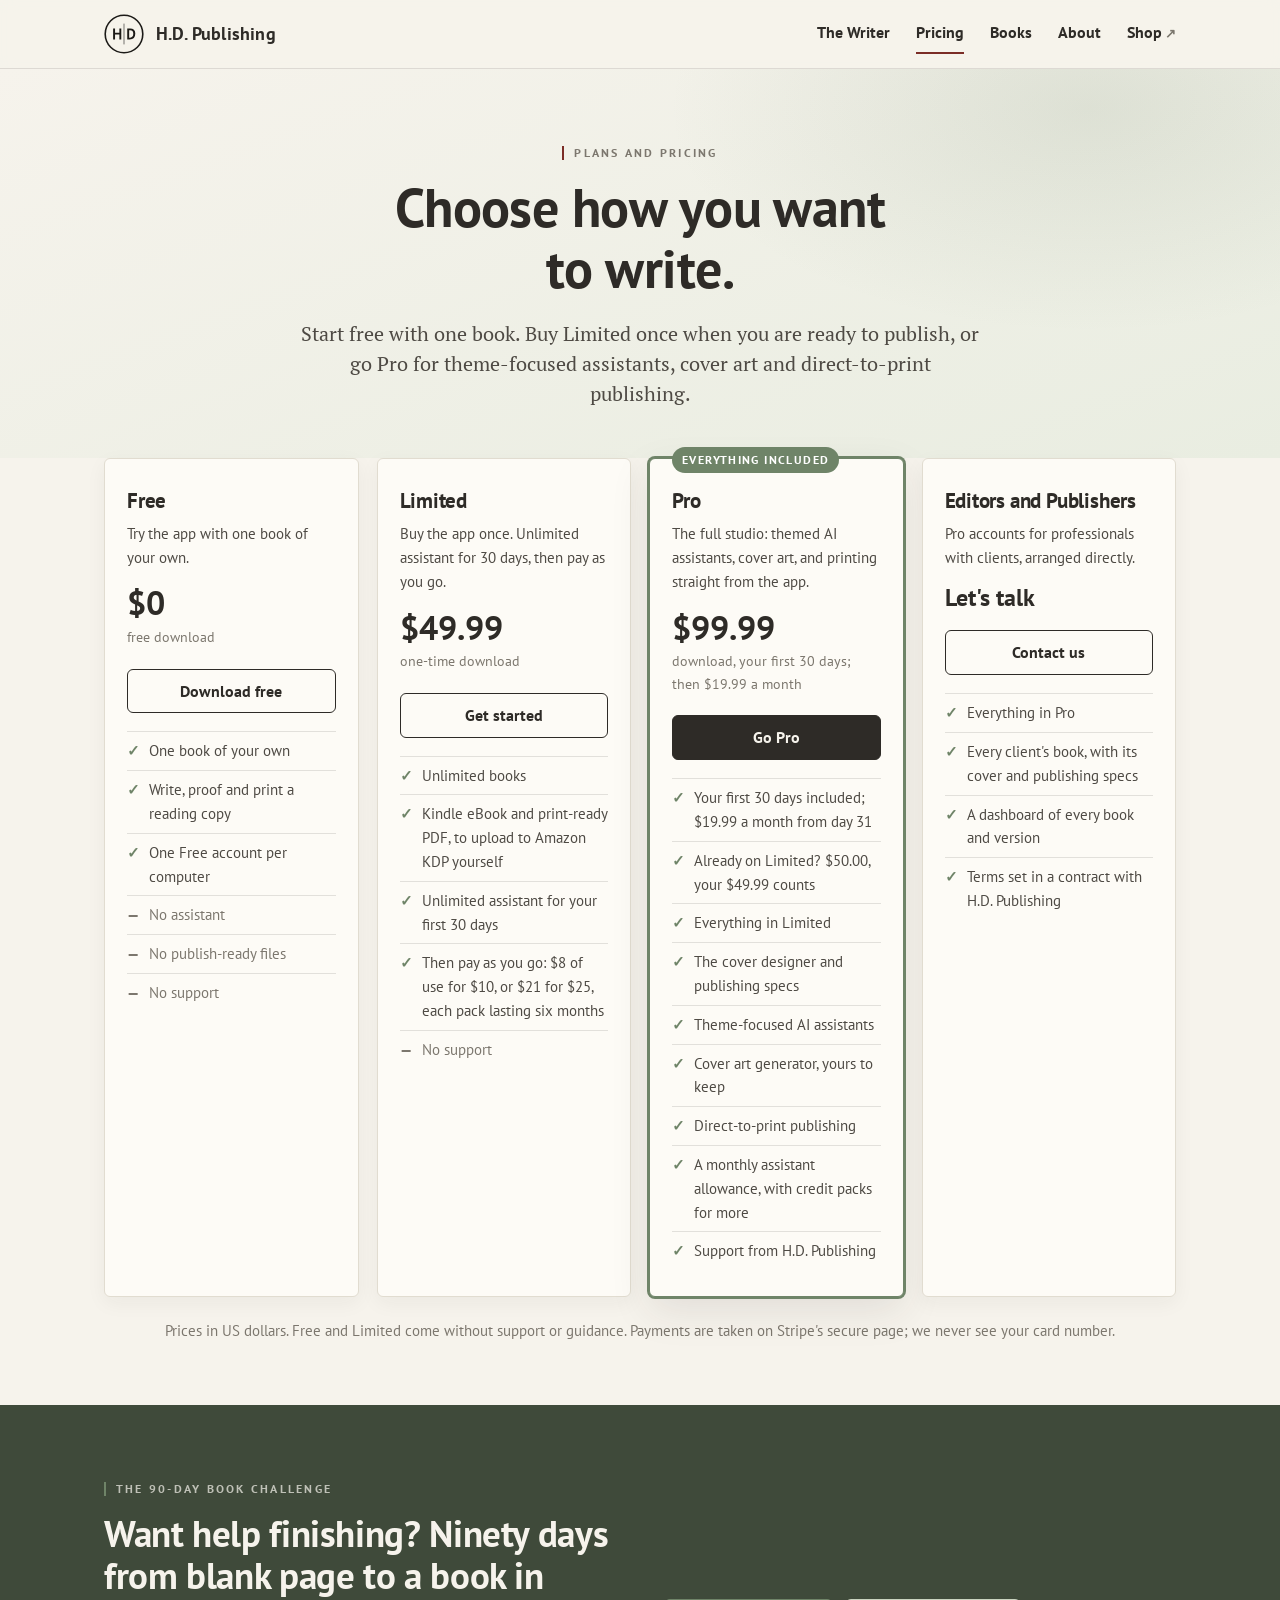
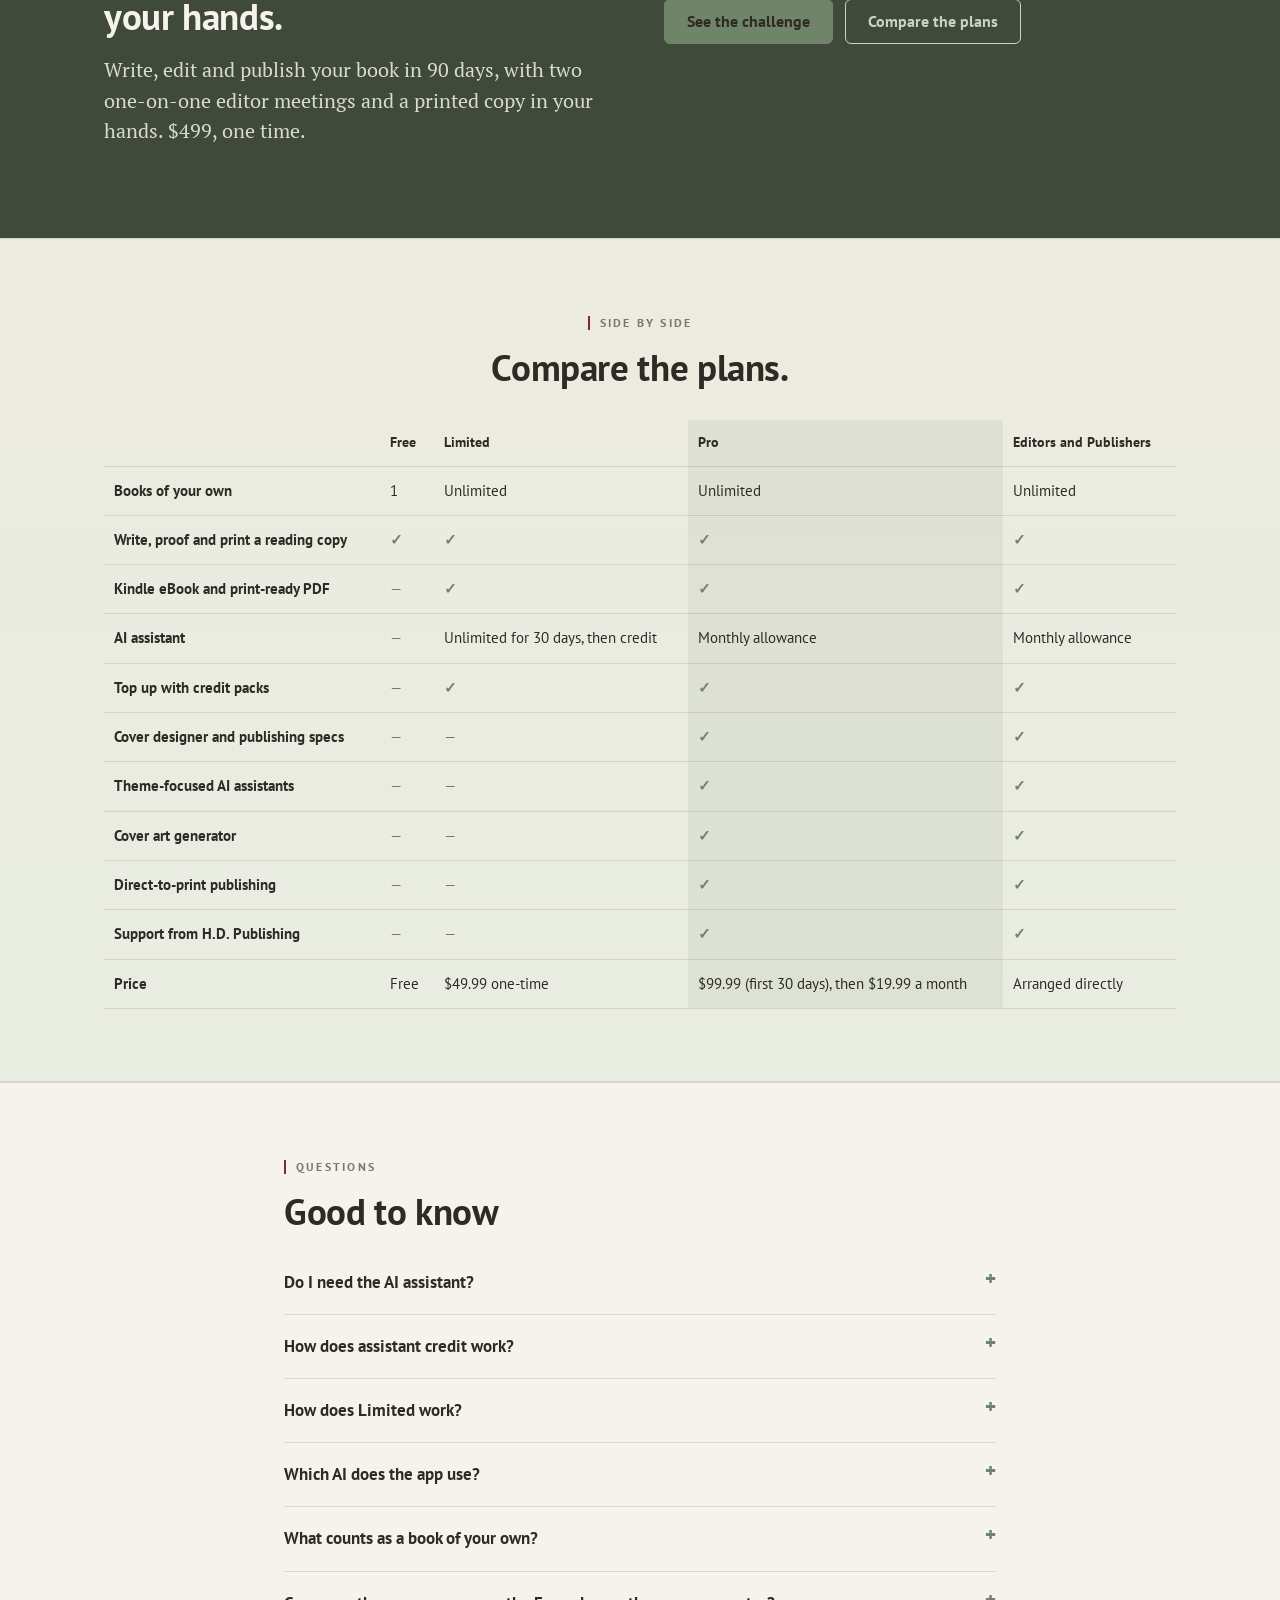
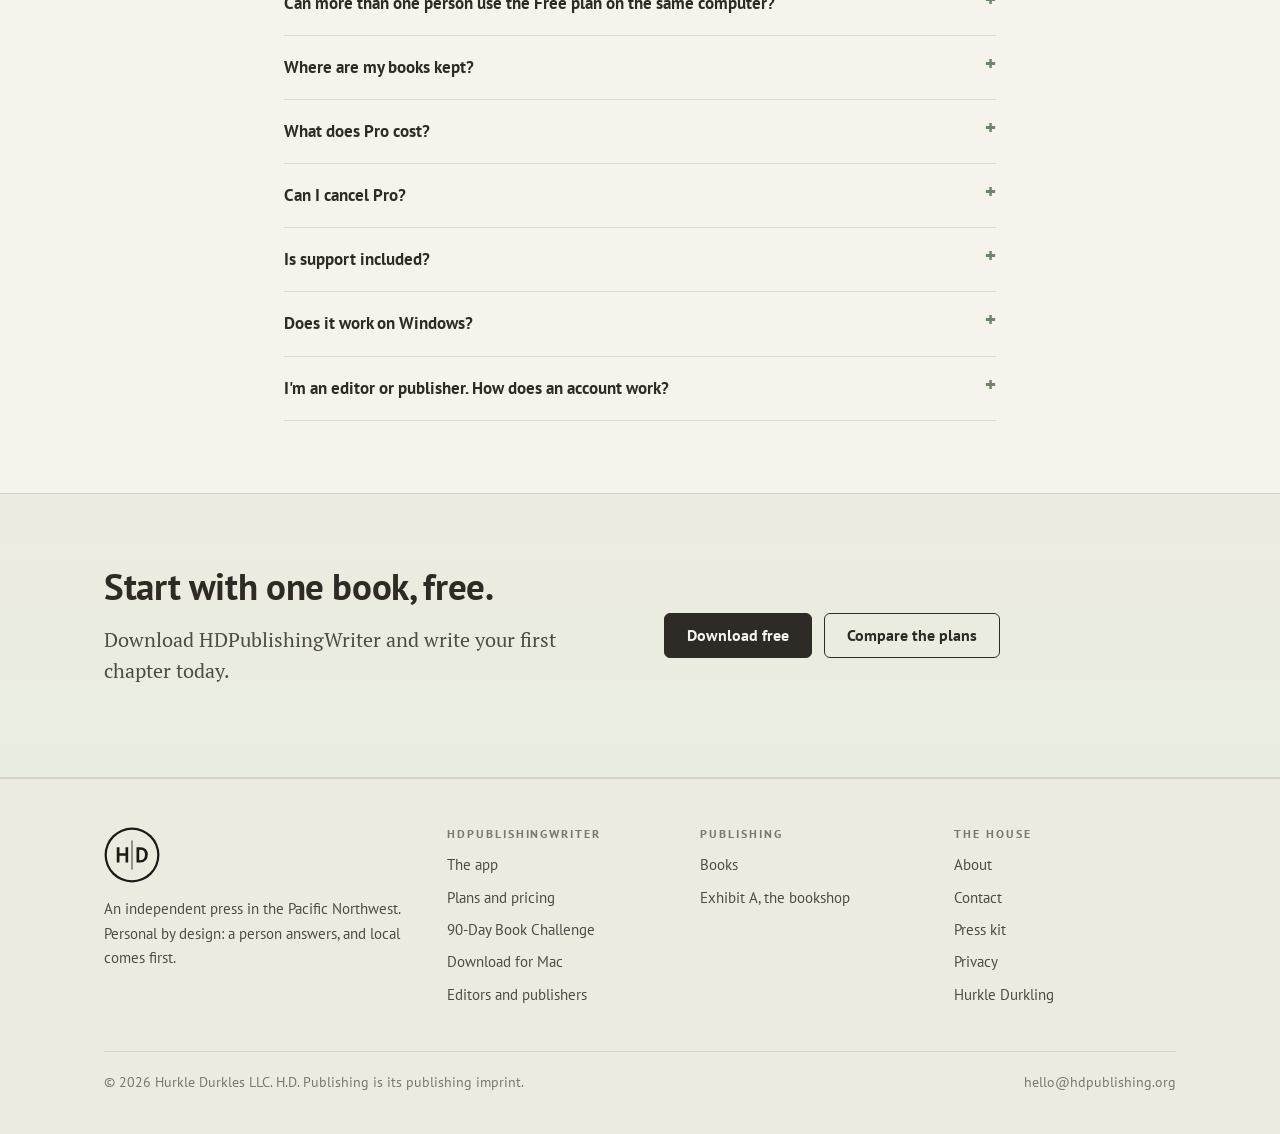
<file: pricing/index.html>
<!DOCTYPE html>
<html lang="en">
<head>
<meta charset="utf-8">
<meta name="viewport" content="width=device-width, initial-scale=1">
<title>Plans and pricing · HDPublishingWriter</title>
<meta name="description" content="Start free with one book. Buy Limited once ($49.99) when you are ready to publish, or go Pro ($99.99 for your first 30 days, then $19.99 a month) for theme-focused assistants, cover art and direct-to-print publishing. Editors and publishers arranged directly.">
<link rel="canonical" href="https://hdpublishing.org/pricing/">
<meta name="theme-color" content="#F6F3EC">
<link rel="icon" href="/assets/brand/favicon.ico" sizes="any">
<link rel="icon" type="image/png" sizes="32x32" href="/assets/brand/favicon-32.png">
<link rel="apple-touch-icon" href="/assets/brand/apple-touch-icon-180.png">
<meta property="og:site_name" content="H.D. Publishing">
<meta property="og:type" content="website">
<meta property="og:title" content="Plans and pricing · HDPublishingWriter">
<meta property="og:description" content="Start free with one book. Buy Limited once ($49.99) when you are ready to publish, or go Pro ($99.99 for your first 30 days, then $19.99 a month) for theme-focused assistants, cover art and direct-to-print publishing. Editors and publishers arranged directly.">
<meta property="og:image" content="https://hdpublishing.org/assets/brand/hd-seal-1024.png">
<meta property="og:url" content="https://hdpublishing.org/pricing/">
<link rel="preconnect" href="https://fonts.googleapis.com">
<link rel="preconnect" href="https://fonts.gstatic.com" crossorigin>
<link href="https://fonts.googleapis.com/css2?family=PT+Sans:ital,wght@0,400;0,700;1,400&family=PT+Serif:ital,wght@0,400;0,700;1,400&display=swap" rel="stylesheet">
<link rel="stylesheet" href="/assets/site.css">
</head>
<body>
<a class="skip" href="#main">Skip to content</a>
<header class="site-header">
  <div class="wrap nav">
    <a class="brand" href="/"><span class="mark std" aria-hidden="true"></span>H.D. Publishing</a>
    <button class="nav-toggle" aria-expanded="false" aria-controls="navlinks">Menu</button>
    <nav class="nav-links" id="navlinks" aria-label="Site">
      <a href="/writer/">The Writer</a>
      <a href="/pricing/">Pricing</a>
      <a href="/books/">Books</a>
      <a href="/about/">About</a>
      <a class="ext" data-shop="" href="https://shop.hdpublishing.org/">Shop</a>
    </nav>
  </div>
</header>

<main id="main">

  <section class="hero" style="padding-bottom:40px" id="plans">
    <div class="wrap center">
      <div class="eyebrow" style="justify-content:center">Plans and pricing</div>
      <h1 style="margin-inline:auto">Choose how you want to write.</h1>
      <p class="lede" style="margin:0 auto 8px">Start free with one book. Buy Limited once when you are ready to publish, or go Pro for theme-focused assistants, cover art and direct-to-print publishing.</p>
    </div>
  </section>

  <section class="tight" style="padding-top:0">
    <div class="wrap">
      <div class="plans">
        <article class="plan">
          
          <h3>Free</h3>
          <p class="plan-for">Try the app with one book of your own.</p>
          <div class="plan-price"><span class="plan-amount">$0</span><span class="plan-term">free download</span></div>
          <a class="btn " href="/download/">Download free</a>
          <ul class="plan-list">
            <li>One book of your own</li>
            <li>Write, proof and print a reading copy</li>
            <li>One Free account per computer</li>
            <li class="no">No assistant</li>
            <li class="no">No publish-ready files</li>
            <li class="no">No support</li>
          </ul>
        </article>
        <article class="plan">
          
          <h3>Limited</h3>
          <p class="plan-for">Buy the app once. Unlimited assistant for 30 days, then pay as you go.</p>
          <div class="plan-price"><span class="plan-amount">$49.99</span><span class="plan-term">one-time download</span></div>
          <a class="btn " href="/download/">Get started</a>
          <ul class="plan-list">
            <li>Unlimited books</li>
            <li>Kindle eBook and print-ready PDF, to upload to Amazon KDP yourself</li>
            <li>Unlimited assistant for your first 30 days</li>
            <li>Then pay as you go: $8 of use for $10, or $21 for $25, each pack lasting six months</li>
            <li class="no">No support</li>
          </ul>
        </article>
        <article class="plan featured">
          <span class="plan-badge">Everything included</span>
          <h3>Pro</h3>
          <p class="plan-for">The full studio: themed AI assistants, cover art, and printing straight from the app.</p>
          <div class="plan-price"><span class="plan-amount">$99.99</span><span class="plan-term">download, your first 30 days; then $19.99 a month</span></div>
          <a class="btn primary" href="/download/">Go Pro</a>
          <ul class="plan-list">
            <li>Your first 30 days included; $19.99 a month from day 31</li>
            <li>Already on Limited? $50.00, your $49.99 counts</li>
            <li>Everything in Limited</li>
            <li>The cover designer and publishing specs</li>
            <li>Theme-focused AI assistants</li>
            <li>Cover art generator, yours to keep</li>
            <li>Direct-to-print publishing</li>
            <li>A monthly assistant allowance, with credit packs for more</li>
            <li>Support from H.D. Publishing</li>
          </ul>
        </article>
        <article class="plan">
          
          <h3>Editors and Publishers</h3>
          <p class="plan-for">Pro accounts for professionals with clients, arranged directly.</p>
          <div class="plan-price"><span class="plan-amount words">Let's talk</span></div>
          <a class="btn " href="/publishers/">Contact us</a>
          <ul class="plan-list">
            <li>Everything in Pro</li>
            <li>Every client's book, with its cover and publishing specs</li>
            <li>A dashboard of every book and version</li>
            <li>Terms set in a contract with H.D. Publishing</li>
          </ul>
        </article>
      </div>
      <p class="small mute center" style="margin-top:22px">Prices in US dollars. Free and Limited come without support or guidance. Payments are taken on Stripe's secure page; we never see your card number.</p>
    </div>
  </section>

  <section class="band">
    <div class="wrap band-grid">
      <div>
        <div class="eyebrow">The 90-Day Book Challenge</div>
        <h2>Want help finishing? Ninety days from blank page to a book in your hands.</h2>
        <p class="lede">Write, edit and publish your book in 90 days, with two one-on-one editor meetings and a printed copy in your hands. $499, one time.</p>
      </div>
      <div class="btn-row"><a class="btn primary" href="/challenge/">See the challenge</a><a class="btn" href="/pricing/#compare">Compare the plans</a></div>
    </div>
  </section>

  <section class="feature" id="compare">
    <div class="wrap">
      <div class="section-head" style="justify-content:center;text-align:center"><div><div class="eyebrow" style="justify-content:center">Side by side</div><h2>Compare the plans.</h2></div></div>
      <div class="compare-wrap">
        <table class="compare plans-table">
          <thead><tr><td></td><th>Free</th><th>Limited</th><th class="hl">Pro</th><th>Editors and Publishers</th></tr></thead>
          <tbody>
            <tr><th scope="row">Books of your own</th><td>1</td><td>Unlimited</td><td class="hl">Unlimited</td><td>Unlimited</td></tr>
            <tr><th scope="row">Write, proof and print a reading copy</th><td><span class="yes" role="img" aria-label="Included">✓</span></td><td><span class="yes" role="img" aria-label="Included">✓</span></td><td class="hl"><span class="yes" role="img" aria-label="Included">✓</span></td><td><span class="yes" role="img" aria-label="Included">✓</span></td></tr>
            <tr><th scope="row">Kindle eBook and print-ready PDF</th><td><span class="no" aria-label="Not included">—</span></td><td><span class="yes" role="img" aria-label="Included">✓</span></td><td class="hl"><span class="yes" role="img" aria-label="Included">✓</span></td><td><span class="yes" role="img" aria-label="Included">✓</span></td></tr>
            <tr><th scope="row">AI assistant</th><td><span class="no" aria-label="Not included">—</span></td><td>Unlimited for 30 days, then credit</td><td class="hl">Monthly allowance</td><td>Monthly allowance</td></tr>
            <tr><th scope="row">Top up with credit packs</th><td><span class="no" aria-label="Not included">—</span></td><td><span class="yes" role="img" aria-label="Included">✓</span></td><td class="hl"><span class="yes" role="img" aria-label="Included">✓</span></td><td><span class="yes" role="img" aria-label="Included">✓</span></td></tr>
            <tr><th scope="row">Cover designer and publishing specs</th><td><span class="no" aria-label="Not included">—</span></td><td><span class="no" aria-label="Not included">—</span></td><td class="hl"><span class="yes" role="img" aria-label="Included">✓</span></td><td><span class="yes" role="img" aria-label="Included">✓</span></td></tr>
            <tr><th scope="row">Theme-focused AI assistants</th><td><span class="no" aria-label="Not included">—</span></td><td><span class="no" aria-label="Not included">—</span></td><td class="hl"><span class="yes" role="img" aria-label="Included">✓</span></td><td><span class="yes" role="img" aria-label="Included">✓</span></td></tr>
            <tr><th scope="row">Cover art generator</th><td><span class="no" aria-label="Not included">—</span></td><td><span class="no" aria-label="Not included">—</span></td><td class="hl"><span class="yes" role="img" aria-label="Included">✓</span></td><td><span class="yes" role="img" aria-label="Included">✓</span></td></tr>
            <tr><th scope="row">Direct-to-print publishing</th><td><span class="no" aria-label="Not included">—</span></td><td><span class="no" aria-label="Not included">—</span></td><td class="hl"><span class="yes" role="img" aria-label="Included">✓</span></td><td><span class="yes" role="img" aria-label="Included">✓</span></td></tr>
            <tr><th scope="row">Support from H.D. Publishing</th><td><span class="no" aria-label="Not included">—</span></td><td><span class="no" aria-label="Not included">—</span></td><td class="hl"><span class="yes" role="img" aria-label="Included">✓</span></td><td><span class="yes" role="img" aria-label="Included">✓</span></td></tr>
            <tr><th scope="row">Price</th><td>Free</td><td>$49.99 one-time</td><td class="hl">$99.99 (first 30 days), then $19.99 a month</td><td>Arranged directly</td></tr>
          </tbody>
        </table>
      </div>
    </div>
  </section>

  <section class="rule-top" id="faq">
    <div class="wrap-narrow">
      <div class="eyebrow">Questions</div>
      <h2>Good to know</h2>
      <details class="faq"><summary>Do I need the AI assistant?</summary><p>No. The app works fully without it, and the Free plan has none. The assistant is there when you want a second pair of eyes, and it never changes your text by itself: every change is a suggestion you accept or reject.</p></details>
      <details class="faq"><summary>How does assistant credit work?</summary><p>Credit comes in packs: $8 of use for $10, or $21 of use for $25, paid on Stripe's secure page. Each pack lasts six months, and every reply shows what it cost. On Limited the assistant is unlimited for your first 30 days and runs on credit after that; on Pro, credit is used once the month's allowance runs out.</p></details>
      <details class="faq"><summary>How does Limited work?</summary><p>Limited is a one-time $49.99 download. Your account stays Limited for good: unlimited books and the publish-ready files. For your first 30 days the assistant is unlimited; after that it runs on credit packs you buy when you need them.</p></details>
      <details class="faq"><summary>Which AI does the app use?</summary><p>Claude, made by Anthropic.</p></details>
      <details class="faq"><summary>What counts as a book of your own?</summary><p>A book you make or bring in. Books you edit for someone else never count. A book stays yours whatever plan you are on later: you can always open, write in and print every book you already have.</p></details>
      <details class="faq"><summary>Can more than one person use the Free plan on the same computer?</summary><p>The Free plan is one account per computer: the first Free account to sign in on a computer uses it. Another Free account signing in there is asked to choose Limited or Pro. Limited and Pro accounts can be used on any computer.</p></details>
      <details class="faq"><summary>Where are my books kept?</summary><p>On your own computer. A book is a folder, and every page is a plain file inside it. You can back it up, move it, or keep it in Dropbox or iCloud, and writing works offline.</p></details>
      <details class="faq"><summary>What does Pro cost?</summary><p>$99.99 to download, which is your first 30 days of Pro; the $19.99 monthly subscription starts on day 31. You sign up for both in one checkout and pay only the $99.99 today. Already on Limited? The download is $50.00, because your $49.99 counts toward it. Pro adds theme-focused AI assistants, the cover art generator, direct-to-print publishing, a monthly assistant allowance and support from H.D. Publishing. If you cancel the subscription, the cover art generator stays yours.</p></details>
      <details class="faq"><summary>Can I cancel Pro?</summary><p>Yes, any time. Cancel within your first 30 days and the $19.99 is never charged; Pro runs to the end of those 30 days. Otherwise a cancelled subscription runs to the end of the month you paid for. After that your account is Limited, and you keep the cover art generator you bought with Pro: the app, unlimited books, the publish-ready files and cover art stay yours, and the assistant runs on credit packs.</p></details>
      <details class="faq"><summary>Is support included?</summary><p>Pro includes support from H.D. Publishing. Free and Limited come without support or guidance: the app, and the files it makes.</p></details>
      <details class="faq"><summary>Does it work on Windows?</summary><p>HDPublishingWriter is for macOS today.</p></details>
      <details class="faq"><summary>I'm an editor or publisher. How does an account work?</summary><p>Editor accounts are Pro, arranged directly with H.D. Publishing, with terms set in a contract. <a href="/publishers/">Read more</a> or <a href="/about/#contact">contact us</a>.</p></details>
    </div>
  </section>

  <section class="feature">
    <div class="wrap band-grid">
      <div><h2>Start with one book, free.</h2><p class="lede">Download HDPublishingWriter and write your first chapter today.</p></div>
      <div class="btn-row"><a class="btn primary" href="/download/">Download free</a><a class="btn" href="#compare">Compare the plans</a></div>
    </div>
  </section>

</main>

<footer class="site-footer">
  <div class="wrap">
    <div class="footer-grid">
      <div>
        <div class="mark" aria-hidden="true"></div>
        <p>An independent press in the Pacific Northwest. Personal by design: a person answers, and local comes first.</p>
      </div>
      <div>
        <h4>HDPublishingWriter</h4>
        <ul>
          <li><a href="/writer/">The app</a></li>
          <li><a href="/pricing/">Plans and pricing</a></li>
          <li><a href="/challenge/">90-Day Book Challenge</a></li>
          <li><a href="/download/">Download for Mac</a></li>
          <li><a href="/publishers/">Editors and publishers</a></li>
        </ul>
      </div>
      <div>
        <h4>Publishing</h4>
        <ul>
          <li><a href="/books/">Books</a></li>
          <li><a data-shop="" href="https://shop.hdpublishing.org/">Exhibit A, the bookshop</a></li>
        </ul>
      </div>
      <div>
        <h4>The house</h4>
        <ul>
          <li><a href="/about/">About</a></li>
          <li><a href="/about/#contact">Contact</a></li>
          <li><a href="/about/#press">Press kit</a></li>
          <li><a href="/privacy/">Privacy</a></li>
          <li><a href="https://justhurkledurkling.com">Hurkle Durkling</a></li>
        </ul>
      </div>
    </div>
    <div class="colophon">
      <span>© 2026 Hurkle Durkles LLC. H.D. Publishing is its publishing imprint.</span>
      <span><a href="mailto:hello@hdpublishing.org">hello@hdpublishing.org</a></span>
    </div>
  </div>
</footer>
<script src="/assets/site.js"></script>
</body>
</html>
</file>
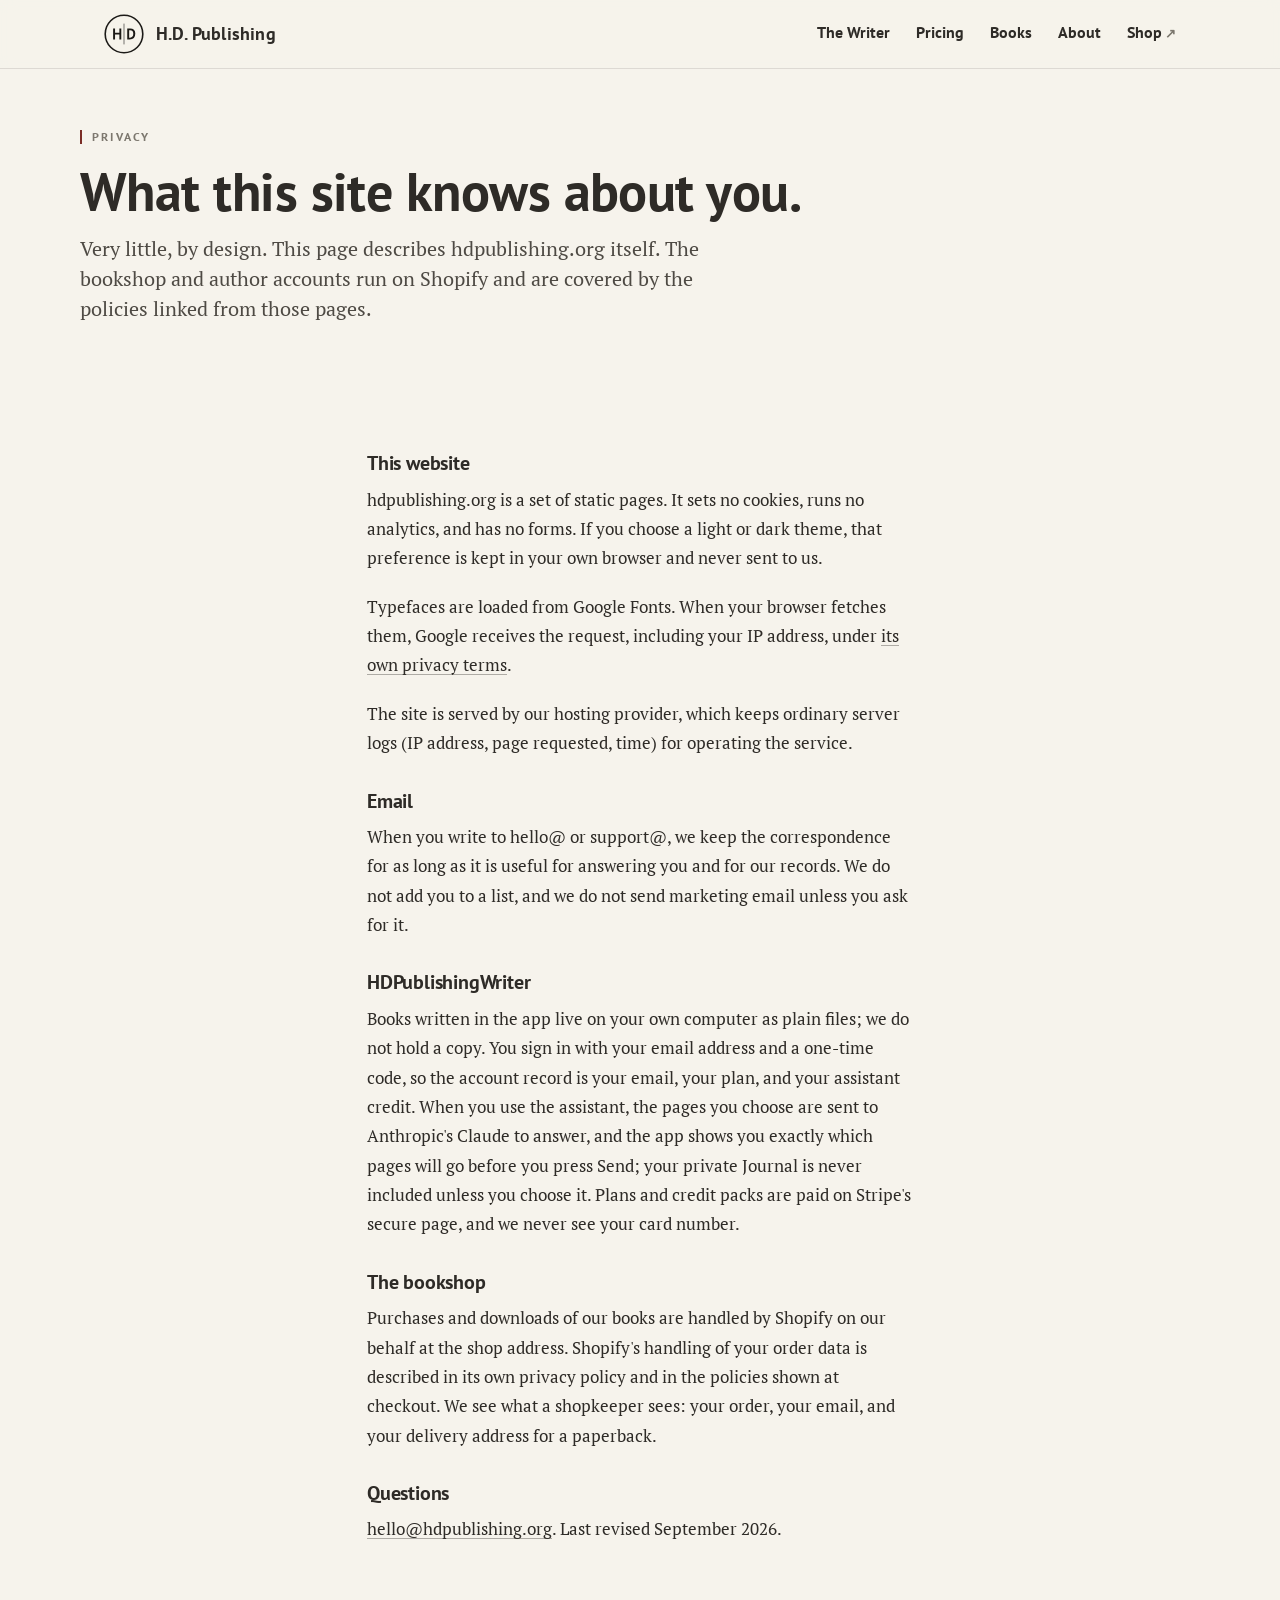
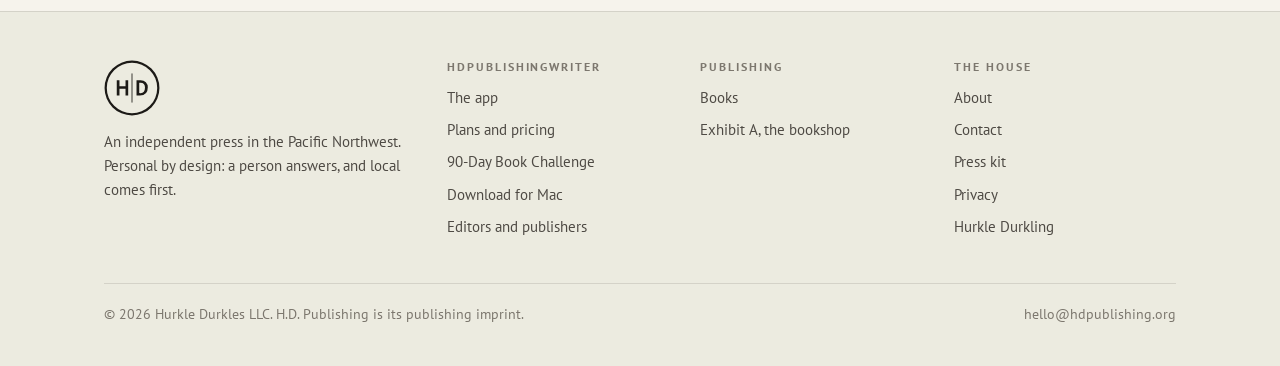
<file: privacy/index.html>
<!DOCTYPE html>
<html lang="en">
<head>
<meta charset="utf-8">
<meta name="viewport" content="width=device-width, initial-scale=1">
<title>Privacy · H.D. Publishing</title>
<meta name="description" content="What hdpublishing.org collects, which is very little, and where the bookshop's and author accounts' own policies apply.">
<link rel="canonical" href="https://hdpublishing.org/privacy/">
<meta name="theme-color" content="#F6F3EC">
<link rel="icon" href="/assets/brand/favicon.ico" sizes="any">
<link rel="icon" type="image/png" sizes="32x32" href="/assets/brand/favicon-32.png">
<link rel="apple-touch-icon" href="/assets/brand/apple-touch-icon-180.png">
<link rel="preconnect" href="https://fonts.googleapis.com">
<link rel="preconnect" href="https://fonts.gstatic.com" crossorigin>
<link href="https://fonts.googleapis.com/css2?family=PT+Sans:ital,wght@0,400;0,700;1,400&family=PT+Serif:ital,wght@0,400;0,700;1,400&display=swap" rel="stylesheet">
<link rel="stylesheet" href="/assets/site.css">
</head>
<body>
<a class="skip" href="#main">Skip to content</a>
<header class="site-header">
  <div class="wrap nav">
    <a class="brand" href="/"><span class="mark std" aria-hidden="true"></span>H.D. Publishing</a>
    <button class="nav-toggle" aria-expanded="false" aria-controls="navlinks">Menu</button>
    <nav class="nav-links" id="navlinks" aria-label="Site">
      <a href="/writer/">The Writer</a>
      <a href="/pricing/">Pricing</a>
      <a href="/books/">Books</a>
      <a href="/about/">About</a>
      <a class="ext" data-shop="" href="https://shop.hdpublishing.org/">Shop</a>
    </nav>
  </div>
</header>

<main id="main">
  <div class="wrap page-head">
    <div class="eyebrow">Privacy</div>
    <h1>What this site knows about you.</h1>
    <p class="lede">Very little, by design. This page describes hdpublishing.org itself. The bookshop and author accounts run on Shopify and are covered by the policies linked from those pages.</p>
  </div>
  <section class="tight">
    <div class="wrap-narrow prose">
      <h3>This website</h3>
      <p>hdpublishing.org is a set of static pages. It sets no cookies, runs no analytics, and has no forms. If you choose a light or dark theme, that preference is kept in your own browser and never sent to us.</p>
      <p>Typefaces are loaded from Google Fonts. When your browser fetches them, Google receives the request, including your IP address, under <a href="https://developers.google.com/fonts/faq/privacy" rel="noopener">its own privacy terms</a>.</p>
      <p>The site is served by our hosting provider, which keeps ordinary server logs (IP address, page requested, time) for operating the service.</p>
      <h3>Email</h3>
      <p>When you write to hello@ or support@, we keep the correspondence for as long as it is useful for answering you and for our records. We do not add you to a list, and we do not send marketing email unless you ask for it.</p>
      <h3>HDPublishingWriter</h3>
      <p>Books written in the app live on your own computer as plain files; we do not hold a copy. You sign in with your email address and a one-time code, so the account record is your email, your plan, and your assistant credit. When you use the assistant, the pages you choose are sent to Anthropic's Claude to answer, and the app shows you exactly which pages will go before you press Send; your private Journal is never included unless you choose it. Plans and credit packs are paid on Stripe's secure page, and we never see your card number.</p>
      <h3>The bookshop</h3>
      <p>Purchases and downloads of our books are handled by Shopify on our behalf at the shop address. Shopify's handling of your order data is described in its own privacy policy and in the policies shown at checkout. We see what a shopkeeper sees: your order, your email, and your delivery address for a paperback.</p>
      <h3>Questions</h3>
      <p><a href="mailto:hello@hdpublishing.org">hello@hdpublishing.org</a>. Last revised September 2026.</p>
    </div>
  </section>
</main>

<footer class="site-footer">
  <div class="wrap">
    <div class="footer-grid">
      <div>
        <div class="mark" aria-hidden="true"></div>
        <p>An independent press in the Pacific Northwest. Personal by design: a person answers, and local comes first.</p>
      </div>
      <div>
        <h4>HDPublishingWriter</h4>
        <ul>
          <li><a href="/writer/">The app</a></li>
          <li><a href="/pricing/">Plans and pricing</a></li>
          <li><a href="/challenge/">90-Day Book Challenge</a></li>
          <li><a href="/download/">Download for Mac</a></li>
          <li><a href="/publishers/">Editors and publishers</a></li>
        </ul>
      </div>
      <div>
        <h4>Publishing</h4>
        <ul>
          <li><a href="/books/">Books</a></li>
          <li><a data-shop="" href="https://shop.hdpublishing.org/">Exhibit A, the bookshop</a></li>
        </ul>
      </div>
      <div>
        <h4>The house</h4>
        <ul>
          <li><a href="/about/">About</a></li>
          <li><a href="/about/#contact">Contact</a></li>
          <li><a href="/about/#press">Press kit</a></li>
          <li><a href="/privacy/">Privacy</a></li>
          <li><a href="https://justhurkledurkling.com">Hurkle Durkling</a></li>
        </ul>
      </div>
    </div>
    <div class="colophon">
      <span>© 2026 Hurkle Durkles LLC. H.D. Publishing is its publishing imprint.</span>
      <span><a href="mailto:hello@hdpublishing.org">hello@hdpublishing.org</a></span>
    </div>
  </div>
</footer>
<script src="/assets/site.js"></script>
</body>
</html>
</file>
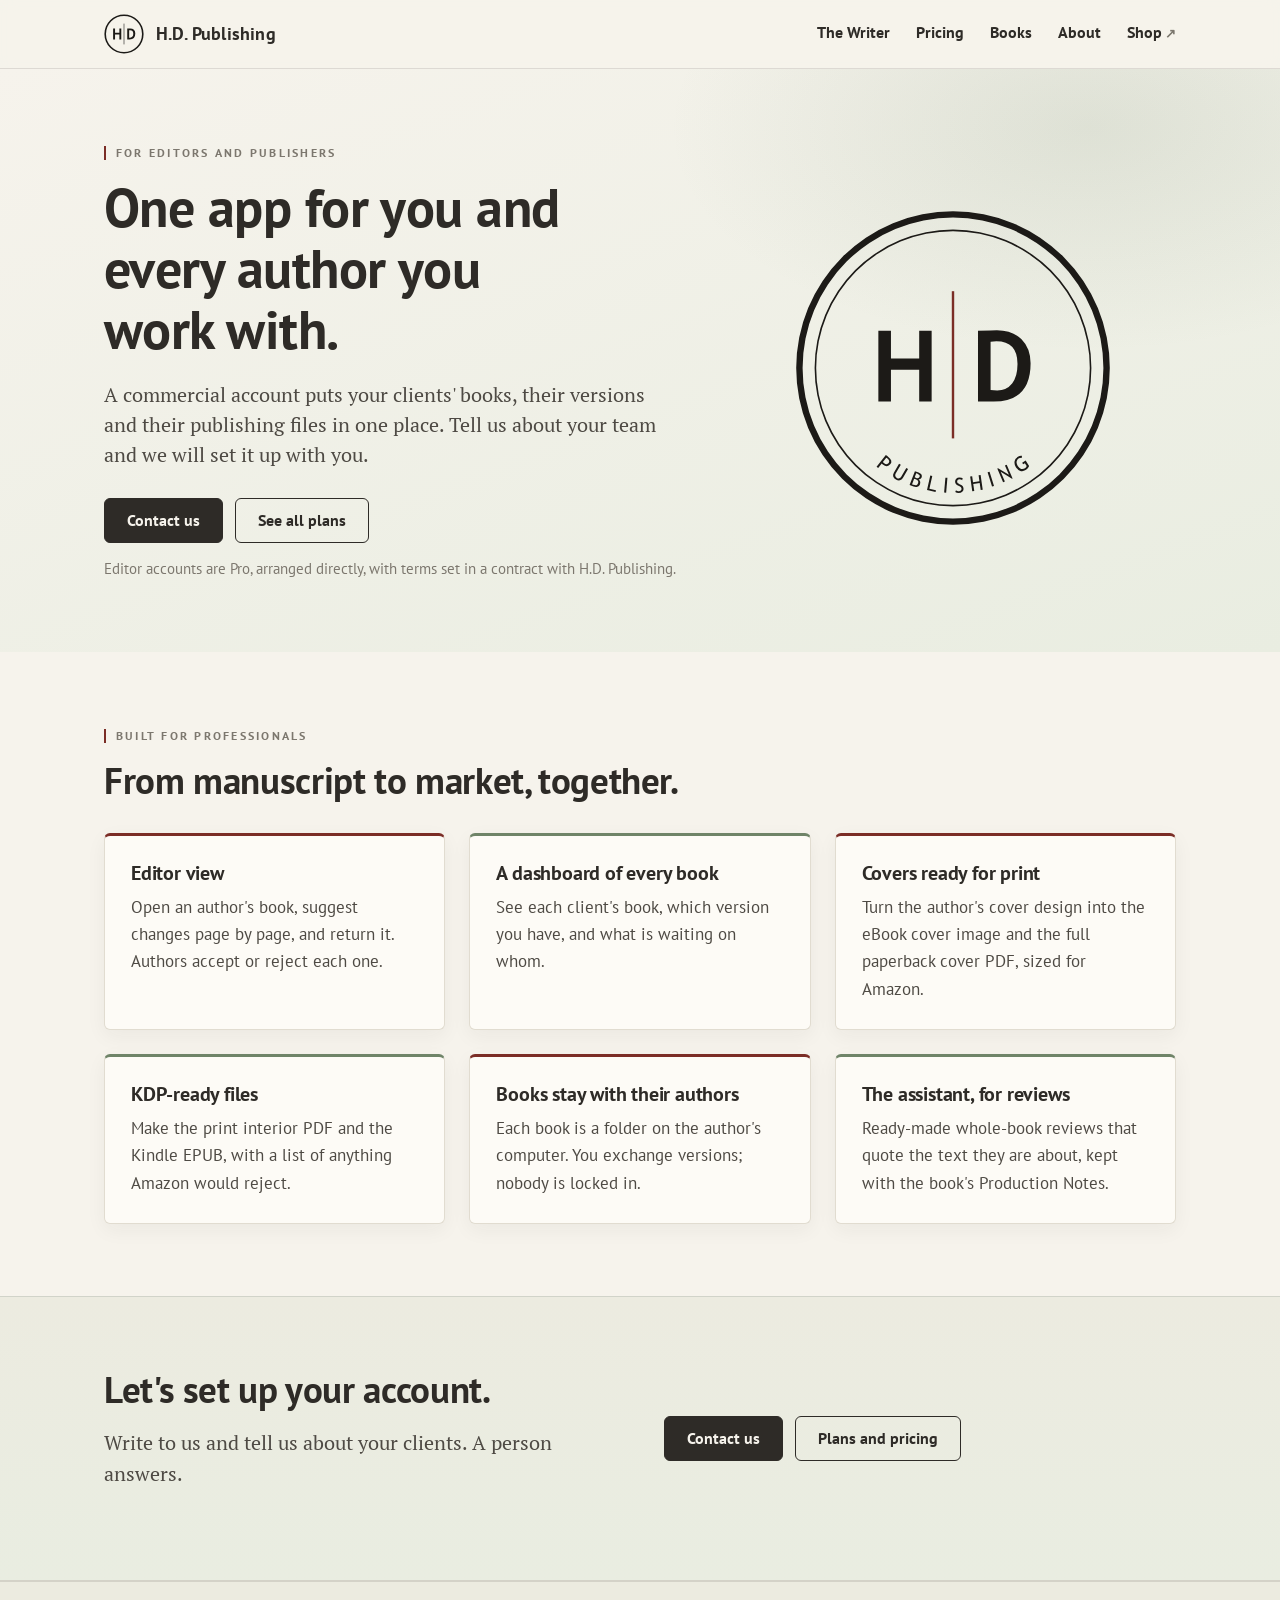
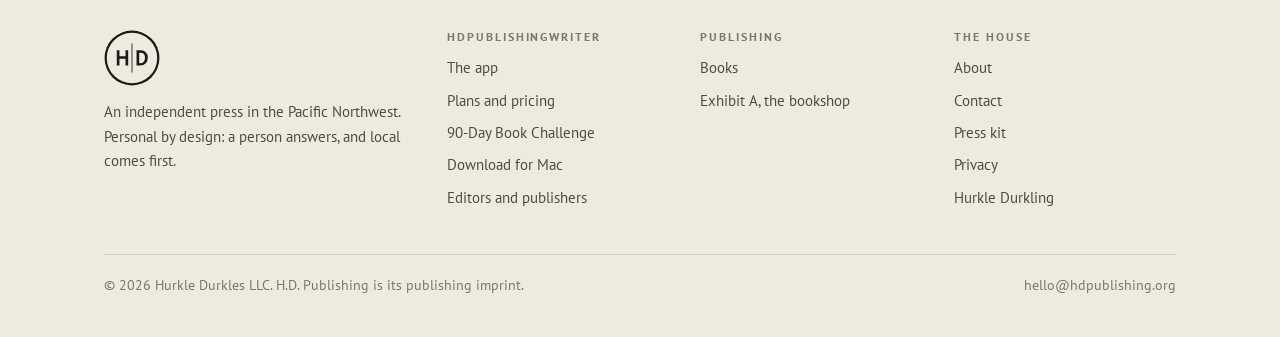
<file: publishers/index.html>
<!DOCTYPE html>
<html lang="en">
<head>
<meta charset="utf-8">
<meta name="viewport" content="width=device-width, initial-scale=1">
<title>For editors and publishers · HDPublishingWriter</title>
<meta name="description" content="One app for you and every author you work with. A commercial account puts your clients' books, their versions and their publishing files in one place, with terms set directly with H.D. Publishing.">
<link rel="canonical" href="https://hdpublishing.org/publishers/">
<meta name="theme-color" content="#F6F3EC">
<link rel="icon" href="/assets/brand/favicon.ico" sizes="any">
<link rel="icon" type="image/png" sizes="32x32" href="/assets/brand/favicon-32.png">
<link rel="apple-touch-icon" href="/assets/brand/apple-touch-icon-180.png">
<meta property="og:site_name" content="H.D. Publishing">
<meta property="og:type" content="website">
<meta property="og:title" content="For editors and publishers · HDPublishingWriter">
<meta property="og:description" content="One app for you and every author you work with. A commercial account puts your clients' books, their versions and their publishing files in one place, with terms set directly with H.D. Publishing.">
<meta property="og:image" content="https://hdpublishing.org/assets/brand/hd-seal-1024.png">
<meta property="og:url" content="https://hdpublishing.org/publishers/">
<link rel="preconnect" href="https://fonts.googleapis.com">
<link rel="preconnect" href="https://fonts.gstatic.com" crossorigin>
<link href="https://fonts.googleapis.com/css2?family=PT+Sans:ital,wght@0,400;0,700;1,400&family=PT+Serif:ital,wght@0,400;0,700;1,400&display=swap" rel="stylesheet">
<link rel="stylesheet" href="/assets/site.css">
</head>
<body>
<a class="skip" href="#main">Skip to content</a>
<header class="site-header">
  <div class="wrap nav">
    <a class="brand" href="/"><span class="mark std" aria-hidden="true"></span>H.D. Publishing</a>
    <button class="nav-toggle" aria-expanded="false" aria-controls="navlinks">Menu</button>
    <nav class="nav-links" id="navlinks" aria-label="Site">
      <a href="/writer/">The Writer</a>
      <a href="/pricing/">Pricing</a>
      <a href="/books/">Books</a>
      <a href="/about/">About</a>
      <a class="ext" data-shop="" href="https://shop.hdpublishing.org/">Shop</a>
    </nav>
  </div>
</header>

<main id="main">

  <section class="hero" style="padding-bottom:56px">
    <div class="wrap hero-grid">
      <div>
        <div class="eyebrow">For editors and publishers</div>
        <h1>One app for you and every author you work with.</h1>
        <p class="lede">A commercial account puts your clients' books, their versions and their publishing files in one place. Tell us about your team and we will set it up with you.</p>
        <div class="btn-row">
          <a class="btn primary" href="mailto:hello@hdpublishing.org?subject=Editor%20or%20publisher%20account&body=Hello%20H.D.%2C%0A%0AWe%27re%20interested%20in%20an%20editor%20or%20publisher%20account.%0A%0AOur%20team%20and%20clients%3A%20%0A%0AName%3A%20">Contact us</a>
          <a class="btn" href="/pricing/">See all plans</a>
        </div>
        <p class="small mute" style="margin-top:14px">Editor accounts are Pro, arranged directly, with terms set in a contract with H.D. Publishing.</p>
      </div>
      <div class="seal" role="img" aria-label="The H.D. Publishing seal"></div>
    </div>
  </section>

  <section>
    <div class="wrap">
      <div class="section-head"><div><div class="eyebrow">Built for professionals</div><h2>From manuscript to market, together.</h2></div></div>
      <div class="grid cols-3">
        <article class="card line"><h3>Editor view</h3><p>Open an author's book, suggest changes page by page, and return it. Authors accept or reject each one.</p></article>
        <article class="card line"><h3>A dashboard of every book</h3><p>See each client's book, which version you have, and what is waiting on whom.</p></article>
        <article class="card line"><h3>Covers ready for print</h3><p>Turn the author's cover design into the eBook cover image and the full paperback cover PDF, sized for Amazon.</p></article>
        <article class="card line"><h3>KDP-ready files</h3><p>Make the print interior PDF and the Kindle EPUB, with a list of anything Amazon would reject.</p></article>
        <article class="card line"><h3>Books stay with their authors</h3><p>Each book is a folder on the author's computer. You exchange versions; nobody is locked in.</p></article>
        <article class="card line"><h3>The assistant, for reviews</h3><p>Ready-made whole-book reviews that quote the text they are about, kept with the book's Production Notes.</p></article>
      </div>
    </div>
  </section>
  <section class="feature">
    <div class="wrap band-grid">
      <div><h2>Let's set up your account.</h2><p class="lede">Write to us and tell us about your clients. A person answers.</p></div>
      <div class="btn-row"><a class="btn primary" href="mailto:hello@hdpublishing.org?subject=Editor%20or%20publisher%20account&body=Hello%20H.D.%2C%0A%0AWe%27re%20interested%20in%20an%20editor%20or%20publisher%20account.%0A%0AOur%20team%20and%20clients%3A%20%0A%0AName%3A%20">Contact us</a><a class="btn" href="/pricing/">Plans and pricing</a></div>
    </div>
  </section>

</main>

<footer class="site-footer">
  <div class="wrap">
    <div class="footer-grid">
      <div>
        <div class="mark" aria-hidden="true"></div>
        <p>An independent press in the Pacific Northwest. Personal by design: a person answers, and local comes first.</p>
      </div>
      <div>
        <h4>HDPublishingWriter</h4>
        <ul>
          <li><a href="/writer/">The app</a></li>
          <li><a href="/pricing/">Plans and pricing</a></li>
          <li><a href="/challenge/">90-Day Book Challenge</a></li>
          <li><a href="/download/">Download for Mac</a></li>
          <li><a href="/publishers/">Editors and publishers</a></li>
        </ul>
      </div>
      <div>
        <h4>Publishing</h4>
        <ul>
          <li><a href="/books/">Books</a></li>
          <li><a data-shop="" href="https://shop.hdpublishing.org/">Exhibit A, the bookshop</a></li>
        </ul>
      </div>
      <div>
        <h4>The house</h4>
        <ul>
          <li><a href="/about/">About</a></li>
          <li><a href="/about/#contact">Contact</a></li>
          <li><a href="/about/#press">Press kit</a></li>
          <li><a href="/privacy/">Privacy</a></li>
          <li><a href="https://justhurkledurkling.com">Hurkle Durkling</a></li>
        </ul>
      </div>
    </div>
    <div class="colophon">
      <span>© 2026 Hurkle Durkles LLC. H.D. Publishing is its publishing imprint.</span>
      <span><a href="mailto:hello@hdpublishing.org">hello@hdpublishing.org</a></span>
    </div>
  </div>
</footer>
<script src="/assets/site.js"></script>
</body>
</html>
</file>
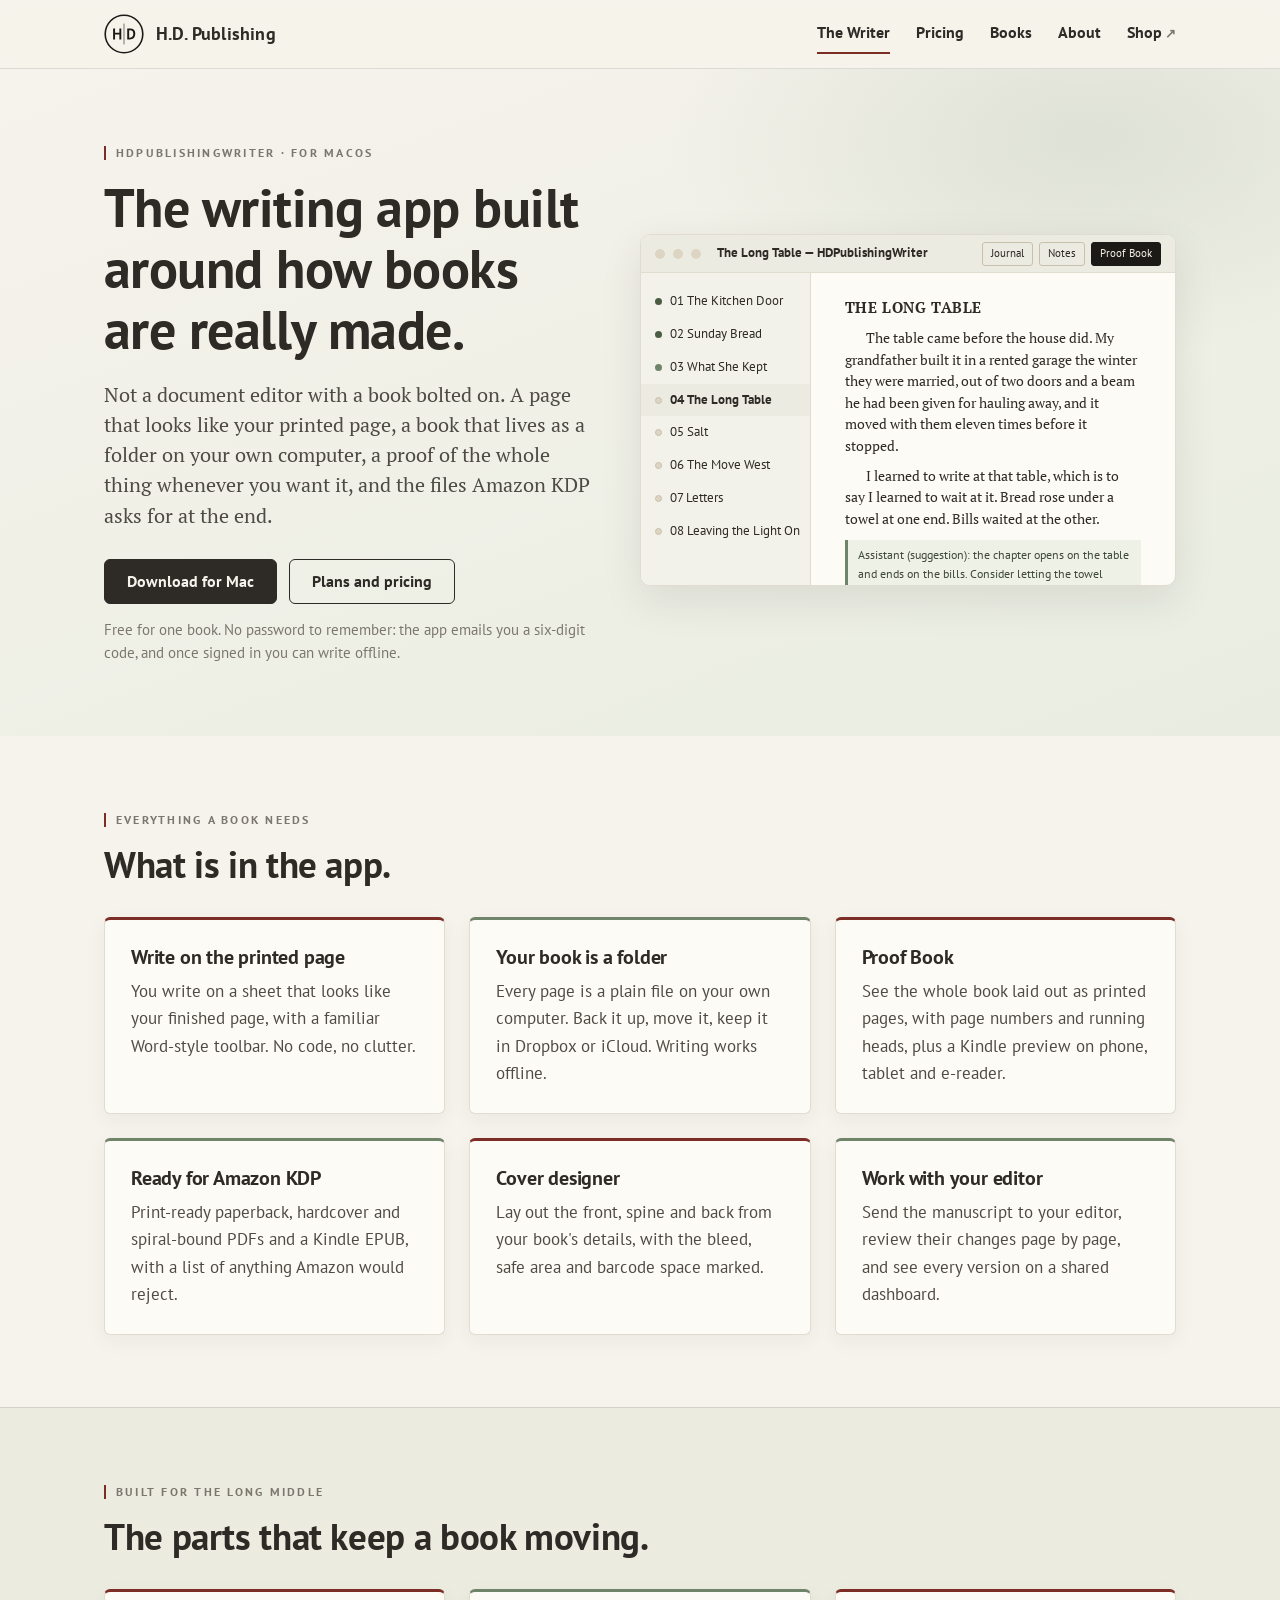
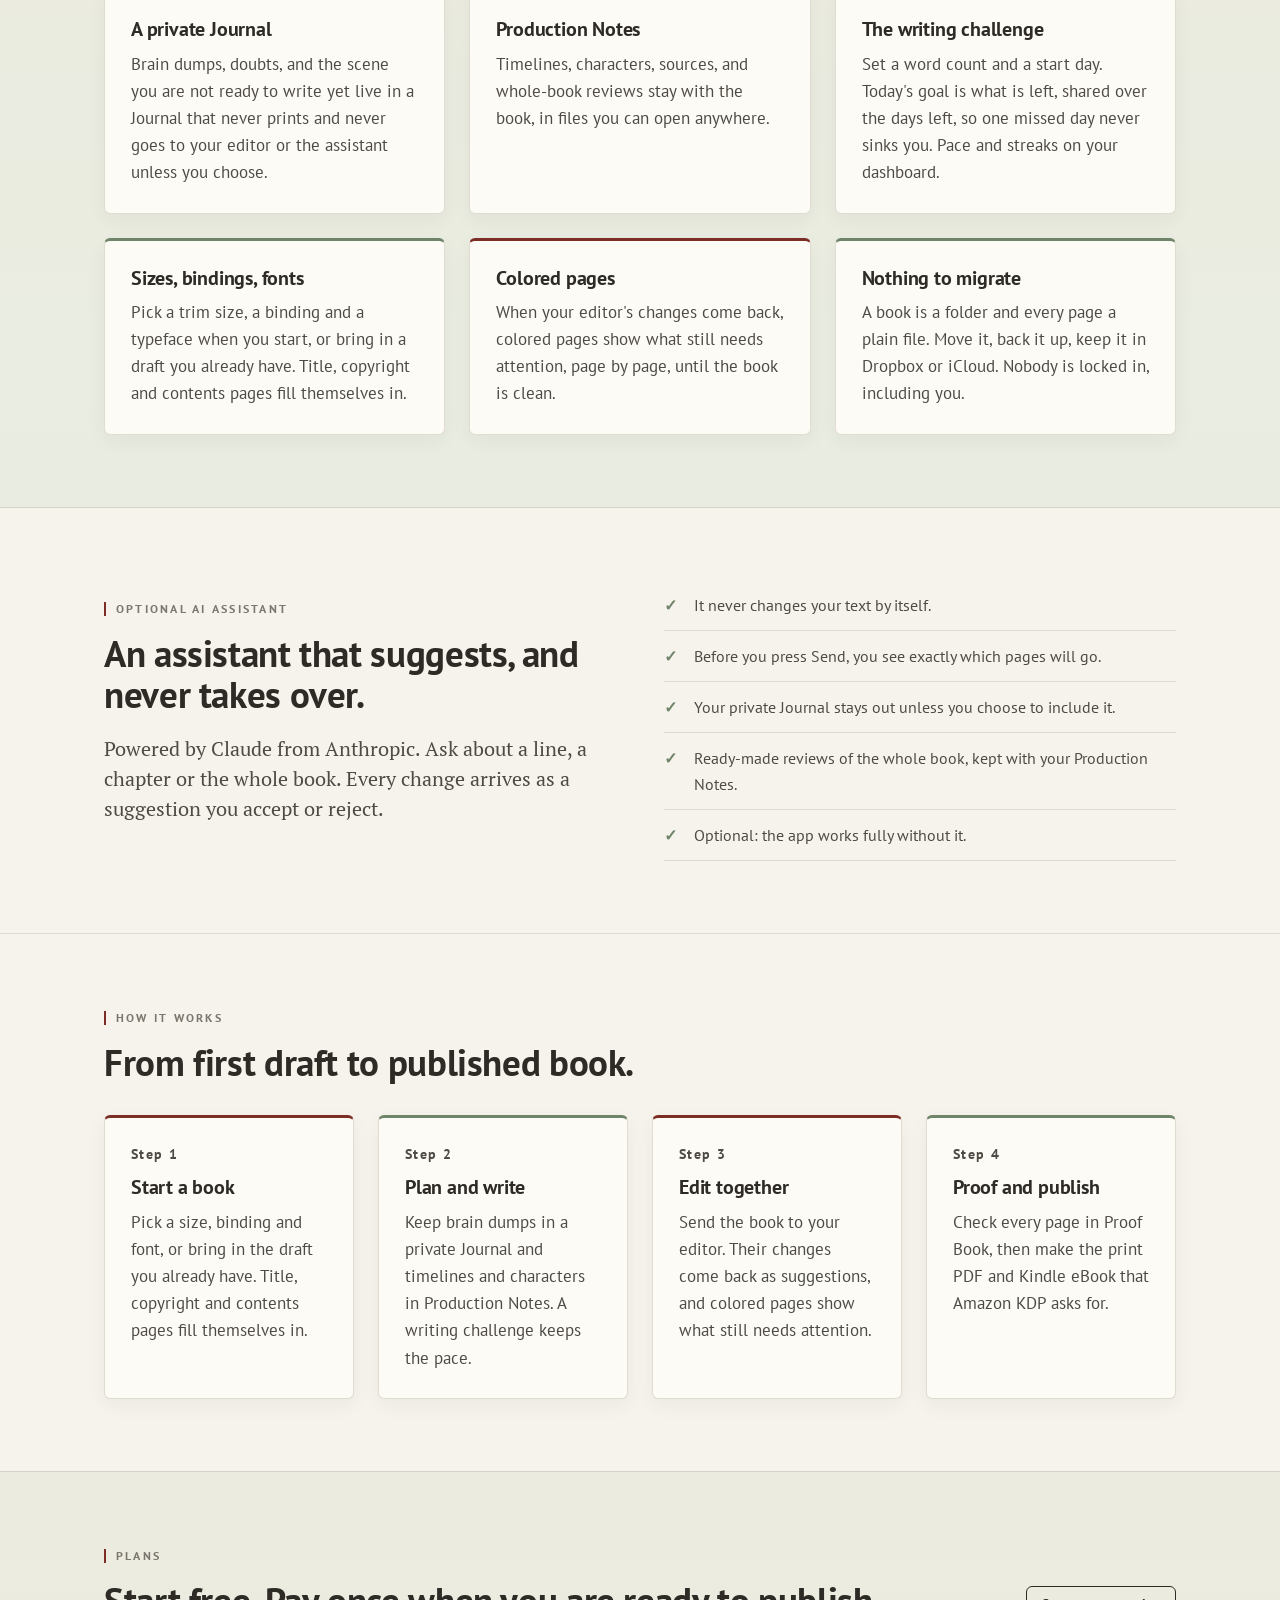
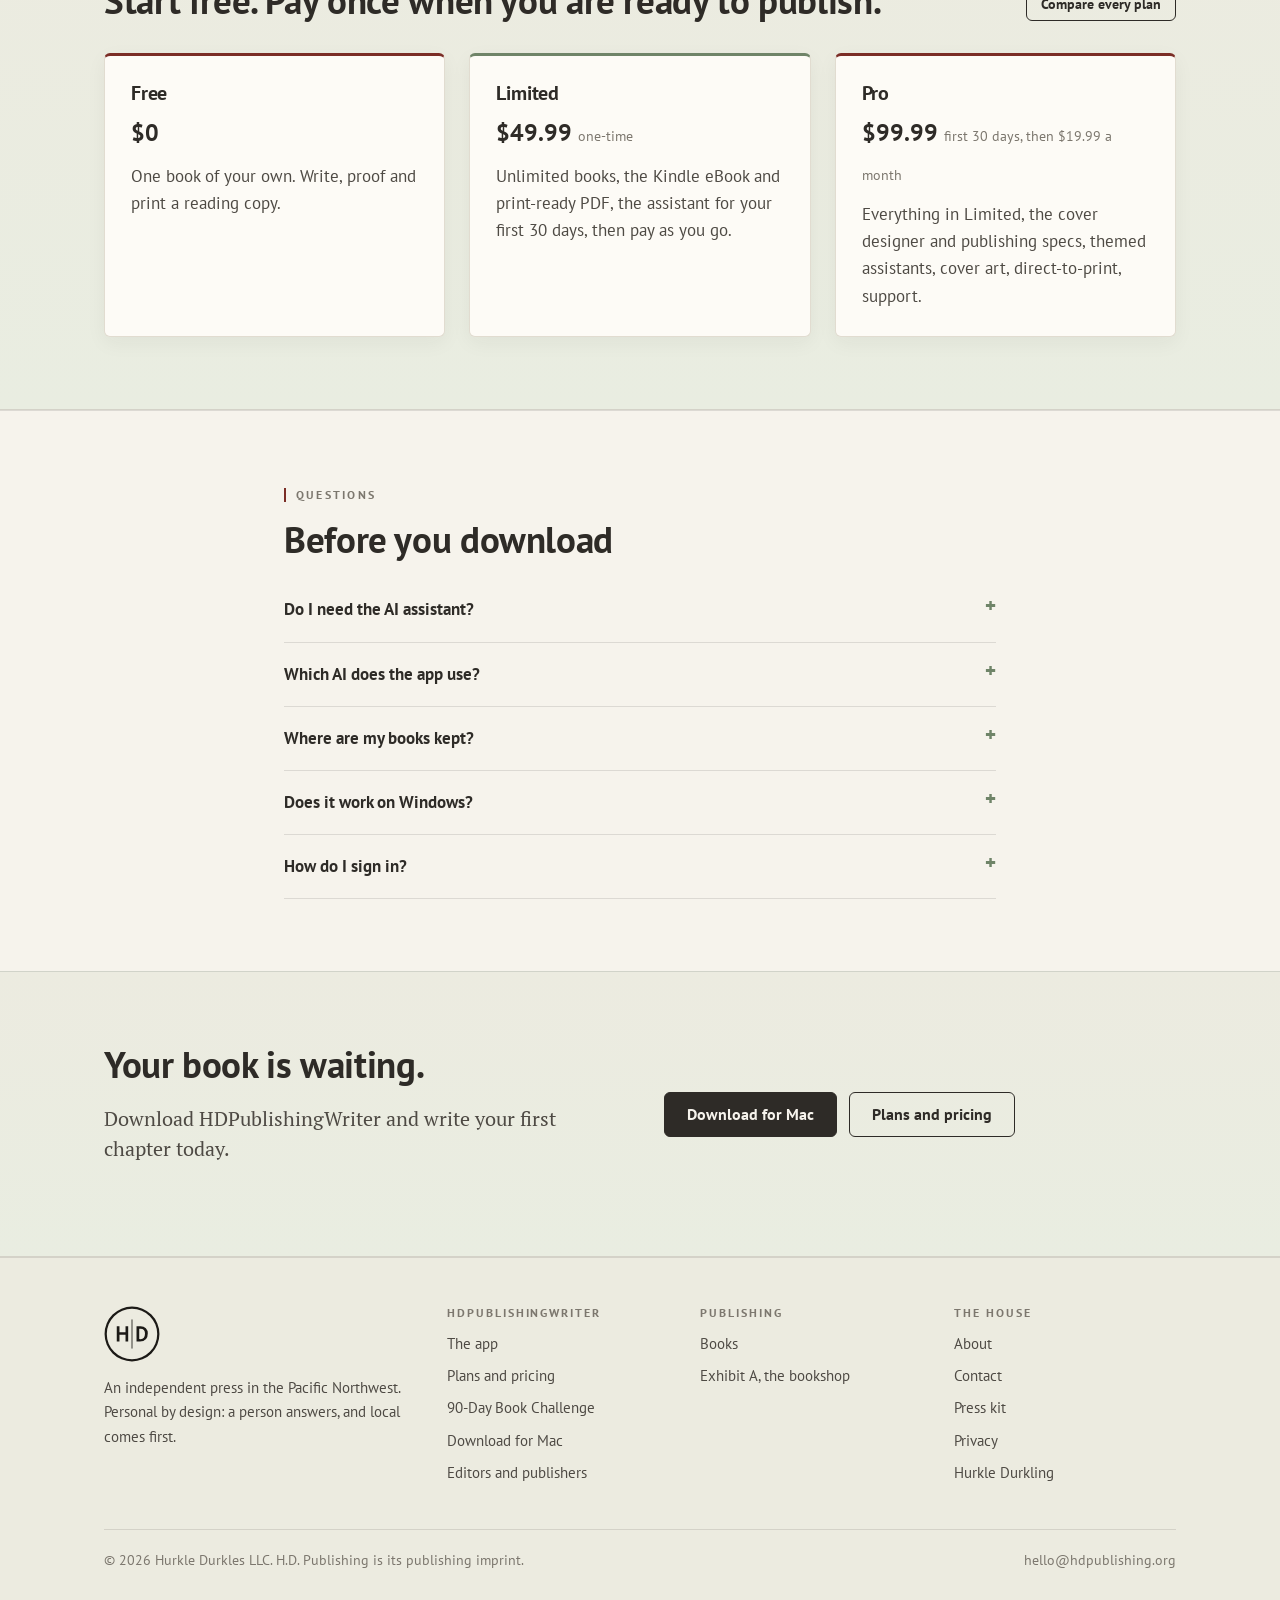
<file: writer/index.html>
<!DOCTYPE html>
<html lang="en">
<head>
<meta charset="utf-8">
<meta name="viewport" content="width=device-width, initial-scale=1">
<title>HDPublishingWriter · H.D. Publishing</title>
<meta name="description" content="The writing app built around how books are really made: a page that looks like print, a book that is a folder on your own Mac, Proof Book, KDP-ready files, a cover designer, an optional assistant that only suggests, and a shared dashboard with your editor.">
<link rel="canonical" href="https://hdpublishing.org/writer/">
<meta name="theme-color" content="#F6F3EC">
<link rel="icon" href="/assets/brand/favicon.ico" sizes="any">
<link rel="icon" type="image/png" sizes="32x32" href="/assets/brand/favicon-32.png">
<link rel="apple-touch-icon" href="/assets/brand/apple-touch-icon-180.png">
<meta property="og:site_name" content="H.D. Publishing">
<meta property="og:type" content="website">
<meta property="og:title" content="HDPublishingWriter · H.D. Publishing">
<meta property="og:description" content="The writing app built around how books are really made: a page that looks like print, a book that is a folder on your own Mac, Proof Book, KDP-ready files, a cover designer, an optional assistant that only suggests, and a shared dashboard with your editor.">
<meta property="og:image" content="https://hdpublishing.org/assets/brand/hd-seal-1024.png">
<meta property="og:url" content="https://hdpublishing.org/writer/">
<link rel="preconnect" href="https://fonts.googleapis.com">
<link rel="preconnect" href="https://fonts.gstatic.com" crossorigin>
<link href="https://fonts.googleapis.com/css2?family=PT+Sans:ital,wght@0,400;0,700;1,400&family=PT+Serif:ital,wght@0,400;0,700;1,400&display=swap" rel="stylesheet">
<link rel="stylesheet" href="/assets/site.css">
</head>
<body>
<a class="skip" href="#main">Skip to content</a>
<header class="site-header">
  <div class="wrap nav">
    <a class="brand" href="/"><span class="mark std" aria-hidden="true"></span>H.D. Publishing</a>
    <button class="nav-toggle" aria-expanded="false" aria-controls="navlinks">Menu</button>
    <nav class="nav-links" id="navlinks" aria-label="Site">
      <a href="/writer/">The Writer</a>
      <a href="/pricing/">Pricing</a>
      <a href="/books/">Books</a>
      <a href="/about/">About</a>
      <a class="ext" data-shop="" href="https://shop.hdpublishing.org/">Shop</a>
    </nav>
  </div>
</header>

<main id="main">

  <section class="hero" style="padding-bottom:56px">
    <div class="wrap hero-grid app">
      <div>
        <div class="eyebrow">HDPublishingWriter · for macOS</div>
        <h1>The writing app built around how books are really made.</h1>
        <p class="lede">Not a document editor with a book bolted on. A page that looks like your printed page, a book that lives as a folder on your own computer, a proof of the whole thing whenever you want it, and the files Amazon KDP asks for at the end.</p>
        <div class="btn-row">
          <a class="btn primary" href="/download/">Download for Mac</a>
          <a class="btn" href="/pricing/">Plans and pricing</a>
        </div>
        <p class="small mute" style="margin-top:14px">Free for one book. No password to remember: the app emails you a six-digit code, and once signed in you can write offline.</p>
      </div>
      <div class="editor" role="img" aria-label="Illustration of HDPublishingWriter: a chapter list with status marks on the left, the manuscript page on the right, and a Proof Book button in the toolbar">
        <div class="bar"><span class="dot"></span><span class="dot"></span><span class="dot"></span><span class="title">The Long Table — HDPublishingWriter</span>
          <div class="tools"><span>Journal</span><span>Notes</span><span class="on">Proof Book</span></div></div>
        <div class="body">
          <div class="side">
            <div><i class="done"></i>01 The Kitchen Door</div>
            <div><i class="done"></i>02 Sunday Bread</div>
            <div><i class="polish"></i>03 What She Kept</div>
            <div class="cur"><i class="build"></i>04 The Long Table</div>
            <div><i class="build"></i>05 Salt</div>
            <div><i class="build"></i>06 The Move West</div>
            <div><i class="build"></i>07 Letters</div>
            <div><i class="build"></i>08 Leaving the Light On</div>
          </div>
          <div class="page">
            <h4>THE LONG TABLE</h4>
            <p>The table came before the house did. My grandfather built it in a rented garage the winter they were married, out of two doors and a beam he had been given for hauling away, and it moved with them eleven times before it stopped.</p>
            <p>I learned to write at that table, which is to say I learned to wait at it. Bread rose under a towel at one end. Bills waited at the other.</p>
            <div class="note">Assistant (suggestion): the chapter opens on the table and ends on the bills. Consider letting the towel come back once, near the end. Accept · Reject</div>
            <p>Nobody in the family remembers who first called it the long table, only that no one has ever called it anything else.</p>
          </div>
        </div>
      </div>
    </div>
  </section>

  <section>
    <div class="wrap">
      <div class="section-head"><div><div class="eyebrow">Everything a book needs</div><h2>What is in the app.</h2></div></div>
      <div class="grid cols-3">
        <article class="card line"><h3>Write on the printed page</h3><p>You write on a sheet that looks like your finished page, with a familiar Word-style toolbar. No code, no clutter.</p></article>
        <article class="card line"><h3>Your book is a folder</h3><p>Every page is a plain file on your own computer. Back it up, move it, keep it in Dropbox or iCloud. Writing works offline.</p></article>
        <article class="card line"><h3>Proof Book</h3><p>See the whole book laid out as printed pages, with page numbers and running heads, plus a Kindle preview on phone, tablet and e-reader.</p></article>
        <article class="card line"><h3>Ready for Amazon KDP</h3><p>Print-ready paperback, hardcover and spiral-bound PDFs and a Kindle EPUB, with a list of anything Amazon would reject.</p></article>
        <article class="card line"><h3>Cover designer</h3><p>Lay out the front, spine and back from your book's details, with the bleed, safe area and barcode space marked.</p></article>
        <article class="card line"><h3>Work with your editor</h3><p>Send the manuscript to your editor, review their changes page by page, and see every version on a shared dashboard.</p></article>
      </div>
    </div>
  </section>

  <section class="feature">
    <div class="wrap">
      <div class="section-head"><div><div class="eyebrow">Built for the long middle</div><h2>The parts that keep a book moving.</h2></div></div>
      <div class="grid cols-3">
        <article class="card line"><h3>A private Journal</h3><p>Brain dumps, doubts, and the scene you are not ready to write yet live in a Journal that never prints and never goes to your editor or the assistant unless you choose.</p></article>
        <article class="card line"><h3>Production Notes</h3><p>Timelines, characters, sources, and whole-book reviews stay with the book, in files you can open anywhere.</p></article>
        <article class="card line"><h3>The writing challenge</h3><p>Set a word count and a start day. Today's goal is what is left, shared over the days left, so one missed day never sinks you. Pace and streaks on your dashboard.</p></article>
        <article class="card line"><h3>Sizes, bindings, fonts</h3><p>Pick a trim size, a binding and a typeface when you start, or bring in a draft you already have. Title, copyright and contents pages fill themselves in.</p></article>
        <article class="card line"><h3>Colored pages</h3><p>When your editor's changes come back, colored pages show what still needs attention, page by page, until the book is clean.</p></article>
        <article class="card line"><h3>Nothing to migrate</h3><p>A book is a folder and every page a plain file. Move it, back it up, keep it in Dropbox or iCloud. Nobody is locked in, including you.</p></article>
      </div>
    </div>
  </section>

  <section class="">
    <div class="wrap band-grid">
      <div>
        <div class="eyebrow">Optional AI assistant</div>
        <h2>An assistant that suggests, and never takes over.</h2>
        <p class="lede">Powered by Claude from Anthropic. Ask about a line, a chapter or the whole book. Every change arrives as a suggestion you accept or reject.</p>
      </div>
      <ul class="points">
          <li>It never changes your text by itself.</li>
          <li>Before you press Send, you see exactly which pages will go.</li>
          <li>Your private Journal stays out unless you choose to include it.</li>
          <li>Ready-made reviews of the whole book, kept with your Production Notes.</li>
          <li>Optional: the app works fully without it.</li>
      </ul>
    </div>
  </section>

  <section class="rule-top" id="how-it-works">
    <div class="wrap">
      <div class="section-head"><div><div class="eyebrow">How it works</div><h2>From first draft to published book.</h2></div></div>
      <div class="grid cols-4">
        <article class="card line"><p class="stepnum">1</p><h3>Start a book</h3><p>Pick a size, binding and font, or bring in the draft you already have. Title, copyright and contents pages fill themselves in.</p></article>
        <article class="card line"><p class="stepnum">2</p><h3>Plan and write</h3><p>Keep brain dumps in a private Journal and timelines and characters in Production Notes. A writing challenge keeps the pace.</p></article>
        <article class="card line"><p class="stepnum">3</p><h3>Edit together</h3><p>Send the book to your editor. Their changes come back as suggestions, and colored pages show what still needs attention.</p></article>
        <article class="card line"><p class="stepnum">4</p><h3>Proof and publish</h3><p>Check every page in Proof Book, then make the print PDF and Kindle eBook that Amazon KDP asks for.</p></article>
      </div>
    </div>
  </section>


  <section class="feature" id="plans">
    <div class="wrap">
      <div class="section-head"><div><div class="eyebrow">Plans</div><h2>Start free. Pay once when you are ready to publish.</h2></div><a class="btn small" href="/pricing/">Compare every plan</a></div>
      <div class="grid cols-3">
        <a class="card line plan-mini" href="/pricing/"><h3>Free</h3><p class="price">$0</p><p>One book of your own. Write, proof and print a reading copy.</p></a>
        <a class="card line plan-mini" href="/pricing/"><h3>Limited</h3><p class="price">$49.99 <span>one-time</span></p><p>Unlimited books, the Kindle eBook and print-ready PDF, the assistant for your first 30 days, then pay as you go.</p></a>
        <a class="card line plan-mini" href="/pricing/"><h3>Pro</h3><p class="price">$99.99 <span>first 30 days, then $19.99 a month</span></p><p>Everything in Limited, the cover designer and publishing specs, themed assistants, cover art, direct-to-print, support.</p></a>
      </div>
    </div>
  </section>

  <section class="rule-top" id="faq">
    <div class="wrap-narrow">
      <div class="eyebrow">Questions</div>
      <h2>Before you download</h2>
      <details class="faq"><summary>Do I need the AI assistant?</summary><p>No. The app works fully without it, and the Free plan has none. The assistant is there when you want a second pair of eyes, and it never changes your text by itself: every change is a suggestion you accept or reject.</p></details>
      <details class="faq"><summary>Which AI does the app use?</summary><p>Claude, made by Anthropic.</p></details>
      <details class="faq"><summary>Where are my books kept?</summary><p>On your own computer. A book is a folder, and every page is a plain file inside it. You can back it up, move it, or keep it in Dropbox or iCloud, and writing works offline.</p></details>
      <details class="faq"><summary>Does it work on Windows?</summary><p>HDPublishingWriter is for macOS today.</p></details>
      <details class="faq"><summary>How do I sign in?</summary><p>With your email address. The app sends a six-digit code; there is no password to remember. Once signed in, you can write offline.</p></details>
    </div>
  </section>

  <section class="feature">
    <div class="wrap band-grid">
      <div><h2>Your book is waiting.</h2><p class="lede">Download HDPublishingWriter and write your first chapter today.</p></div>
      <div class="btn-row"><a class="btn primary" href="/download/">Download for Mac</a><a class="btn" href="/pricing/">Plans and pricing</a></div>
    </div>
  </section>

</main>

<footer class="site-footer">
  <div class="wrap">
    <div class="footer-grid">
      <div>
        <div class="mark" aria-hidden="true"></div>
        <p>An independent press in the Pacific Northwest. Personal by design: a person answers, and local comes first.</p>
      </div>
      <div>
        <h4>HDPublishingWriter</h4>
        <ul>
          <li><a href="/writer/">The app</a></li>
          <li><a href="/pricing/">Plans and pricing</a></li>
          <li><a href="/challenge/">90-Day Book Challenge</a></li>
          <li><a href="/download/">Download for Mac</a></li>
          <li><a href="/publishers/">Editors and publishers</a></li>
        </ul>
      </div>
      <div>
        <h4>Publishing</h4>
        <ul>
          <li><a href="/books/">Books</a></li>
          <li><a data-shop="" href="https://shop.hdpublishing.org/">Exhibit A, the bookshop</a></li>
        </ul>
      </div>
      <div>
        <h4>The house</h4>
        <ul>
          <li><a href="/about/">About</a></li>
          <li><a href="/about/#contact">Contact</a></li>
          <li><a href="/about/#press">Press kit</a></li>
          <li><a href="/privacy/">Privacy</a></li>
          <li><a href="https://justhurkledurkling.com">Hurkle Durkling</a></li>
        </ul>
      </div>
    </div>
    <div class="colophon">
      <span>© 2026 Hurkle Durkles LLC. H.D. Publishing is its publishing imprint.</span>
      <span><a href="mailto:hello@hdpublishing.org">hello@hdpublishing.org</a></span>
    </div>
  </div>
</footer>
<script src="/assets/site.js"></script>
</body>
</html>
</file>
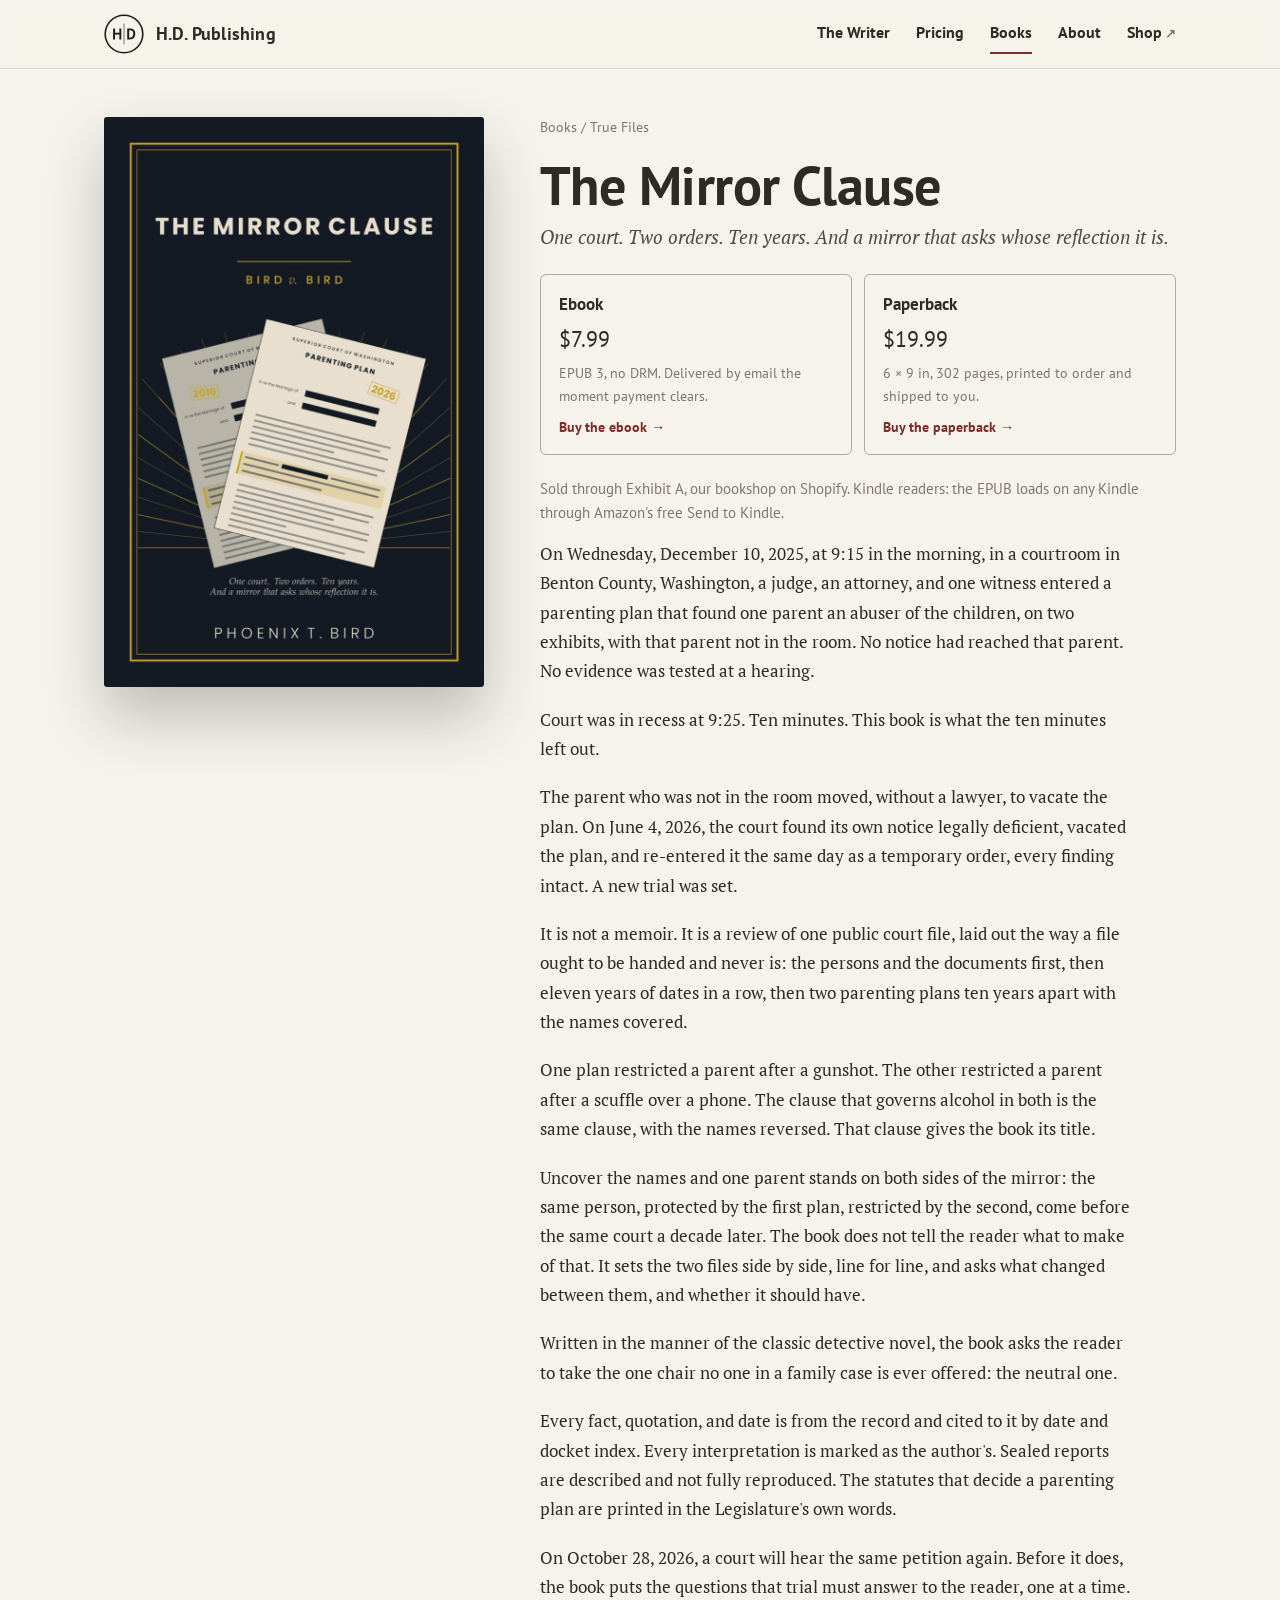
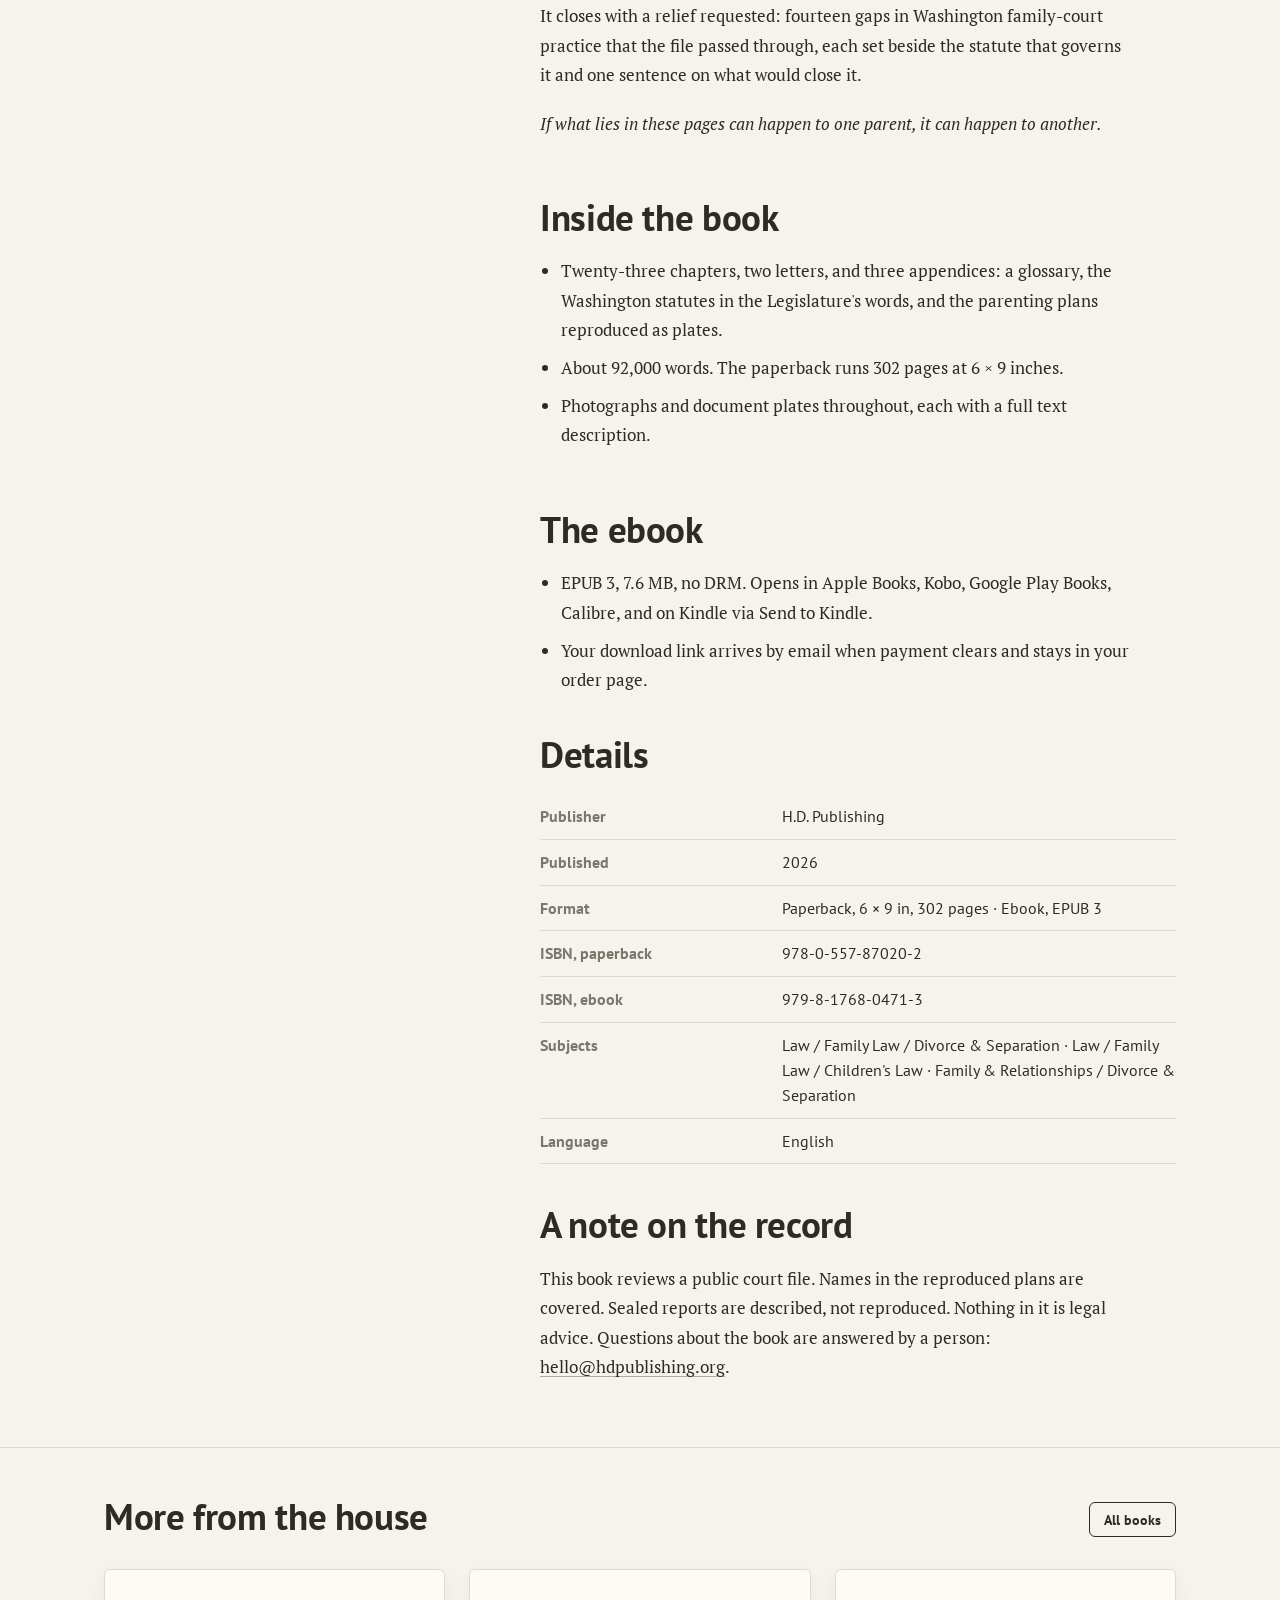
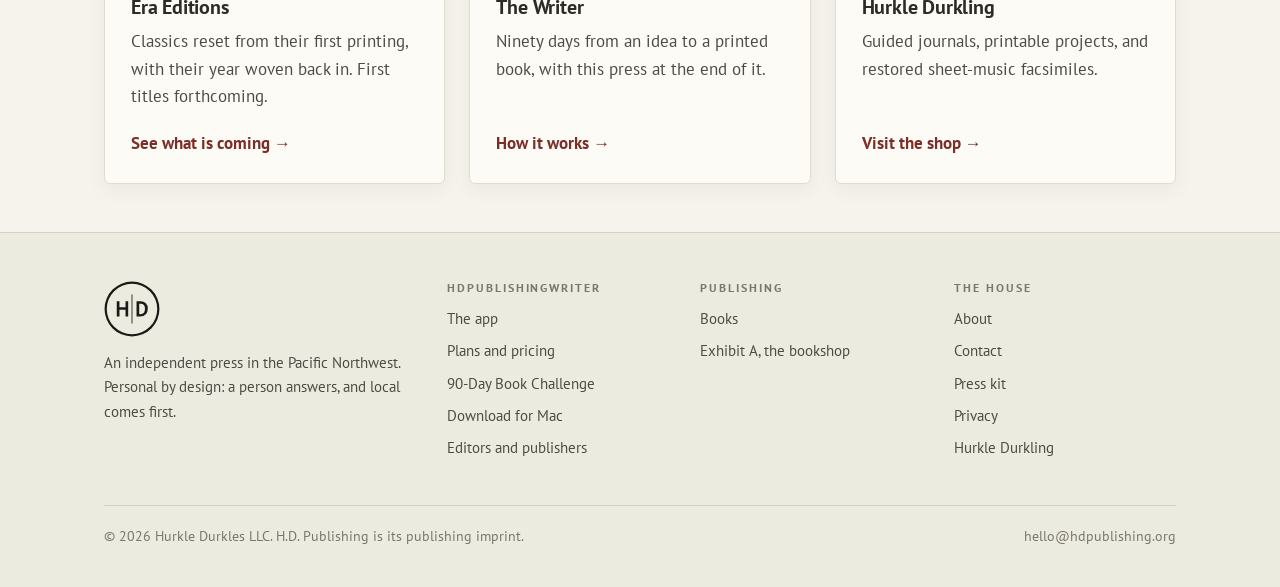
<file: books/the-mirror-clause/index.html>
<!DOCTYPE html>
<html lang="en">
<head>
<meta charset="utf-8">
<meta name="viewport" content="width=device-width, initial-scale=1">
<title>The Mirror Clause · H.D. Publishing</title>
<meta name="description" content="One court file, two parenting plans ten years apart, the names covered. A true account written in the manner of a classic detective novel. EPUB $7.99 or paperback $19.99, from H.D. Publishing.">
<link rel="canonical" href="https://hdpublishing.org/books/the-mirror-clause/">
<meta name="theme-color" content="#F6F3EC">
<link rel="icon" href="/assets/brand/favicon.ico" sizes="any">
<link rel="icon" type="image/png" sizes="32x32" href="/assets/brand/favicon-32.png">
<link rel="apple-touch-icon" href="/assets/brand/apple-touch-icon-180.png">
<meta property="og:site_name" content="H.D. Publishing">
<meta property="og:type" content="book">
<meta property="og:title" content="The Mirror Clause">
<meta property="og:description" content="One court. Two orders. Ten years. And a mirror that asks whose reflection it is.">
<meta property="og:image" content="https://hdpublishing.org/assets/covers/the-mirror-clause-1200.jpg">
<meta property="og:url" content="https://hdpublishing.org/books/the-mirror-clause/">
<link rel="preconnect" href="https://fonts.googleapis.com">
<link rel="preconnect" href="https://fonts.gstatic.com" crossorigin>
<link href="https://fonts.googleapis.com/css2?family=PT+Sans:ital,wght@0,400;0,700;1,400&family=PT+Serif:ital,wght@0,400;0,700;1,400&display=swap" rel="stylesheet">
<link rel="stylesheet" href="/assets/site.css">
<script type="application/ld+json">
{
  "@context": "https://schema.org",
  "@type": "Book",
  "name": "The Mirror Clause",
  "alternativeName": "One Court. Two Orders. Ten Years. And a Mirror That Asks Whose Reflection It Is.",
  "publisher": { "@type": "Organization", "name": "H.D. Publishing", "url": "https://hdpublishing.org/" },
  "inLanguage": "en",
  "datePublished": "2026",
  "numberOfPages": 302,
  "image": "https://hdpublishing.org/assets/covers/the-mirror-clause-1200.jpg",
  "url": "https://hdpublishing.org/books/the-mirror-clause/",
  "workExample": [
    { "@type": "Book", "bookFormat": "https://schema.org/EBook", "isbn": "9798176804713", "offers": { "@type": "Offer", "price": "7.99", "priceCurrency": "USD", "availability": "https://schema.org/InStock" } },
    { "@type": "Book", "bookFormat": "https://schema.org/Paperback", "isbn": "9780557870202", "offers": { "@type": "Offer", "price": "19.99", "priceCurrency": "USD", "availability": "https://schema.org/InStock" } }
  ]
}
</script>
</head>
<body>
<a class="skip" href="#main">Skip to content</a>
<header class="site-header">
  <div class="wrap nav">
    <a class="brand" href="/"><span class="mark std" aria-hidden="true"></span>H.D. Publishing</a>
    <button class="nav-toggle" aria-expanded="false" aria-controls="navlinks">Menu</button>
    <nav class="nav-links" id="navlinks" aria-label="Site">
      <a href="/writer/">The Writer</a>
      <a href="/pricing/">Pricing</a>
      <a href="/books/">Books</a>
      <a href="/about/">About</a>
      <a class="ext" data-shop="" href="https://shop.hdpublishing.org/">Shop</a>
    </nav>
  </div>
</header>

<main id="main">
  <div class="wrap product">
    <div class="cover">
      <img src="/assets/covers/the-mirror-clause-1200.jpg" width="1200" height="1800" alt="The Mirror Clause, cover: two parenting plans, 2016 and 2026, fanned on an ink-blue ground">
    </div>
    <div>
      <div class="breadcrumb"><a href="/books/">Books</a> / True Files</div>
      <h1>The Mirror Clause</h1>
      <p class="sub">One court. Two orders. Ten years. And a mirror that asks whose reflection it is.</p>

      <div class="formats">
        <a class="format" data-shop="products/the-mirror-clause" href="https://shop.hdpublishing.org/products/the-mirror-clause">
          <b>Ebook</b>
          <div class="price">$7.99</div>
          <span>EPUB 3, no DRM. Delivered by email the moment payment clears.</span>
          <span class="cta">Buy the ebook</span>
        </a>
        <a class="format" data-shop="products/the-mirror-clause" href="https://shop.hdpublishing.org/products/the-mirror-clause">
          <b>Paperback</b>
          <div class="price">$19.99</div>
          <span>6 × 9 in, 302 pages, printed to order and shipped to you.</span>
          <span class="cta">Buy the paperback</span>
        </a>
      </div>
      <p class="small mute">Sold through Exhibit A, our bookshop on Shopify. Kindle readers: the EPUB loads on any Kindle through Amazon's free Send to Kindle.</p>

      <div class="prose">
        <p>On Wednesday, December 10, 2025, at 9:15 in the morning, in a courtroom in Benton County, Washington, a judge, an attorney, and one witness entered a parenting plan that found one parent an abuser of the children, on two exhibits, with that parent not in the room. No notice had reached that parent. No evidence was tested at a hearing.</p>
        <p>Court was in recess at 9:25. Ten minutes. This book is what the ten minutes left out.</p>
        <p>The parent who was not in the room moved, without a lawyer, to vacate the plan. On June 4, 2026, the court found its own notice legally deficient, vacated the plan, and re-entered it the same day as a temporary order, every finding intact. A new trial was set.</p>
        <p>It is not a memoir. It is a review of one public court file, laid out the way a file ought to be handed and never is: the persons and the documents first, then eleven years of dates in a row, then two parenting plans ten years apart with the names covered.</p>
        <p>One plan restricted a parent after a gunshot. The other restricted a parent after a scuffle over a phone. The clause that governs alcohol in both is the same clause, with the names reversed. That clause gives the book its title.</p>
        <p>Uncover the names and one parent stands on both sides of the mirror: the same person, protected by the first plan, restricted by the second, come before the same court a decade later. The book does not tell the reader what to make of that. It sets the two files side by side, line for line, and asks what changed between them, and whether it should have.</p>
        <p>Written in the manner of the classic detective novel, the book asks the reader to take the one chair no one in a family case is ever offered: the neutral one.</p>
        <p>Every fact, quotation, and date is from the record and cited to it by date and docket index. Every interpretation is marked as the author's. Sealed reports are described and not fully reproduced. The statutes that decide a parenting plan are printed in the Legislature's own words.</p>
        <p>On October 28, 2026, a court will hear the same petition again. Before it does, the book puts the questions that trial must answer to the reader, one at a time. It closes with a relief requested: fourteen gaps in Washington family-court practice that the file passed through, each set beside the statute that governs it and one sentence on what would close it.</p>
        <p><em>If what lies in these pages can happen to one parent, it can happen to another.</em></p>

        <h2>Inside the book</h2>
        <ul>
          <li>Twenty-three chapters, two letters, and three appendices: a glossary, the Washington statutes in the Legislature's words, and the parenting plans reproduced as plates.</li>
          <li>About 92,000 words. The paperback runs 302 pages at 6 × 9 inches.</li>
          <li>Photographs and document plates throughout, each with a full text description.</li>
        </ul>

        <h2>The ebook</h2>
        <ul>
          <li>EPUB 3, 7.6 MB, no DRM. Opens in Apple Books, Kobo, Google Play Books, Calibre, and on Kindle via Send to Kindle.</li>
          <li>Your download link arrives by email when payment clears and stays in your order page.</li>
        </ul>
      </div>

      <h2 style="margin-top:40px">Details</h2>
      <table class="details">
        <tr><th>Publisher</th><td>H.D. Publishing</td></tr>
        <tr><th>Published</th><td>2026</td></tr>
        <tr><th>Format</th><td>Paperback, 6 × 9 in, 302 pages · Ebook, EPUB 3</td></tr>
        <tr><th>ISBN, paperback</th><td>978-0-557-87020-2</td></tr>
        <tr><th>ISBN, ebook</th><td>979-8-1768-0471-3</td></tr>
        <tr><th>Subjects</th><td>Law / Family Law / Divorce &amp; Separation · Law / Family Law / Children's Law · Family &amp; Relationships / Divorce &amp; Separation</td></tr>
        <tr><th>Language</th><td>English</td></tr>
      </table>

      <h2 style="margin-top:40px">A note on the record</h2>
      <p class="prose">This book reviews a public court file. Names in the reproduced plans are covered. Sealed reports are described, not reproduced. Nothing in it is legal advice. Questions about the book are answered by a person: <a href="mailto:hello@hdpublishing.org">hello@hdpublishing.org</a>.</p>
    </div>
  </div>

  <section class="rule-top tight" style="margin-top:48px">
    <div class="wrap">
      <div class="section-head"><h2>More from the house</h2><a class="btn small" href="/books/">All books</a></div>
      <div class="grid cols-3">
        <article class="card"><h3>Era Editions</h3><p>Classics reset from their first printing, with their year woven back in. First titles forthcoming.</p><a class="more" href="/books/#forthcoming">See what is coming</a></article>
        <article class="card"><h3>The Writer</h3><p>Ninety days from an idea to a printed book, with this press at the end of it.</p><a class="more" href="/writer/">How it works</a></article>
        <article class="card"><h3>Hurkle Durkling</h3><p>Guided journals, printable projects, and restored sheet-music facsimiles.</p><a class="more" href="https://justhurkledurkling.com">Visit the shop</a></article>
      </div>
    </div>
  </section>
</main>

<footer class="site-footer">
  <div class="wrap">
    <div class="footer-grid">
      <div>
        <div class="mark" aria-hidden="true"></div>
        <p>An independent press in the Pacific Northwest. Personal by design: a person answers, and local comes first.</p>
      </div>
      <div>
        <h4>HDPublishingWriter</h4>
        <ul>
          <li><a href="/writer/">The app</a></li>
          <li><a href="/pricing/">Plans and pricing</a></li>
          <li><a href="/challenge/">90-Day Book Challenge</a></li>
          <li><a href="/download/">Download for Mac</a></li>
          <li><a href="/publishers/">Editors and publishers</a></li>
        </ul>
      </div>
      <div>
        <h4>Publishing</h4>
        <ul>
          <li><a href="/books/">Books</a></li>
          <li><a data-shop="" href="https://shop.hdpublishing.org/">Exhibit A, the bookshop</a></li>
        </ul>
      </div>
      <div>
        <h4>The house</h4>
        <ul>
          <li><a href="/about/">About</a></li>
          <li><a href="/about/#contact">Contact</a></li>
          <li><a href="/about/#press">Press kit</a></li>
          <li><a href="/privacy/">Privacy</a></li>
          <li><a href="https://justhurkledurkling.com">Hurkle Durkling</a></li>
        </ul>
      </div>
    </div>
    <div class="colophon">
      <span>© 2026 Hurkle Durkles LLC. H.D. Publishing is its publishing imprint.</span>
      <span><a href="mailto:hello@hdpublishing.org">hello@hdpublishing.org</a></span>
    </div>
  </div>
</footer>
<script src="/assets/site.js"></script>
</body>
</html>
</file>
<file: assets/site.css>
/* H.D. Publishing — site stylesheet
   Palette from the seal: ink, ivory (paper), claret rule.
   Type: PT Sans for the interface, PT Serif for book copy. Headings fall back
   from Trebuchet MS (the seal's face) to PT Sans where Trebuchet is absent. */

:root {
  /* Linen & Sage palette (chosen 2026-09-28): linen paper, warm charcoal ink, claret for the mark
     and primary actions, sage as the second colour, deep moss bands. Seal files unchanged. */
  --ink: #2E2B27;
  --ink-soft: #4E4A44;
  --ink-mute: #7C776E;
  --paper: #F6F3EC;
  --paper-deep: #ECEBE0;
  --paper-edge: #E1DCD0;
  --blush: #E9EDE1;
  --claret: #7B2D26;
  --claret-soft: #94443C;
  --sage: #6F8468;
  --sage-soft: #C9D3BF;
  --sage-deep: #3F4A3A;
  --rule: rgba(46, 43, 39, 0.13);
  --rule-strong: rgba(46, 43, 39, 0.36);
  --bg: var(--paper);
  --fg: var(--ink);
  --card: #FDFBF6;
  --band-bg: #3F4A3A;
  --shadow: 0 14px 40px rgba(46, 43, 39, 0.10);
  --radius: 6px;
  --sans: "PT Sans", "Trebuchet MS", "Helvetica Neue", Arial, sans-serif;
  --head: "Trebuchet MS", "PT Sans", "Helvetica Neue", Arial, sans-serif;
  --serif: "PT Serif", Georgia, "Times New Roman", serif;
  --max: 1120px;
  --gutter: 24px;
  --seal: url("brand/hd-seal.svg");
}

@media (prefers-color-scheme: dark) {
  :root:not([data-theme="light"]) {
    --ink: #F1EFE7;
    --ink-soft: #D7D3C8;
    --ink-mute: #A29E93;
    --paper: #1F221E;
    --paper-deep: #272B26;
    --paper-edge: #383E36;
    --blush: #242A23;
    --claret: #D07A6E;
    --claret-soft: #DE9288;
    --sage: #9FB396;
    --sage-soft: #6F8468;
    --sage-deep: #C9D3BF;
    --rule: rgba(241, 239, 231, 0.14);
    --rule-strong: rgba(241, 239, 231, 0.38);
    --card: #262A25;
    --band-bg: #161A15;
    --shadow: 0 14px 40px rgba(0, 0, 0, 0.45);
    --seal: url("brand/hd-seal-reversed.svg");
  }
}
:root[data-theme="dark"] {
  --ink: #F1EFE7;
  --ink-soft: #D7D3C8;
  --ink-mute: #A29E93;
  --paper: #1F221E;
  --paper-deep: #272B26;
  --paper-edge: #383E36;
  --blush: #242A23;
  --claret: #D07A6E;
  --claret-soft: #DE9288;
  --sage: #9FB396;
  --sage-soft: #6F8468;
  --sage-deep: #C9D3BF;
  --rule: rgba(241, 239, 231, 0.14);
  --rule-strong: rgba(241, 239, 231, 0.38);
  --card: #262A25;
  --band-bg: #161A15;
  --shadow: 0 14px 40px rgba(0, 0, 0, 0.45);
  --seal: url("brand/hd-seal-reversed.svg");
}

* { box-sizing: border-box; }
html { scroll-behavior: smooth; -webkit-text-size-adjust: 100%; }
body {
  margin: 0;
  background: var(--paper);
  color: var(--ink);
  font-family: var(--sans);
  font-size: 17px;
  line-height: 1.6;
  -webkit-font-smoothing: antialiased;
}
img, svg { max-width: 100%; height: auto; display: block; }
a { color: inherit; text-decoration-color: var(--rule-strong); text-underline-offset: 3px; }
a:hover { text-decoration-color: var(--claret); }
h1, h2, h3, h4 { font-family: var(--head); line-height: 1.12; margin: 0 0 0.5em; font-weight: 700; letter-spacing: -0.01em; }
h1 { font-size: clamp(2rem, 5vw, 3.4rem); }
h2 { font-size: clamp(1.6rem, 3.4vw, 2.3rem); }
h3 { font-size: 1.25rem; }
p { margin: 0 0 1em; }
.serif { font-family: var(--serif); }
.mute { color: var(--ink-mute); }
.small { font-size: 0.92rem; }
.wrap { max-width: var(--max); margin: 0 auto; padding: 0 var(--gutter); }
.wrap-narrow { max-width: 760px; margin: 0 auto; padding: 0 var(--gutter); }

/* Eyebrow: small caps label with a claret tick, the house's typographic signature */
.eyebrow {
  display: inline-flex; align-items: center; gap: 10px;
  font-size: 0.78rem; letter-spacing: 0.18em; text-transform: uppercase;
  color: var(--ink-mute); margin-bottom: 14px; font-weight: 700;
}
.eyebrow::before { content: ""; width: 2px; height: 14px; background: var(--claret); }

/* Skip link */
.skip { position: absolute; left: -999px; top: 8px; background: var(--ink); color: var(--paper); padding: 8px 12px; z-index: 100; }
.skip:focus { left: 8px; }

/* Header */
.site-header {
  position: sticky; top: 0; z-index: 30;
  background: color-mix(in srgb, var(--paper) 90%, transparent);
  backdrop-filter: saturate(140%) blur(8px);
  border-bottom: 1px solid var(--rule);
}
.nav { display: flex; align-items: center; justify-content: space-between; gap: 20px; height: 68px; }
.brand { display: flex; align-items: center; gap: 12px; text-decoration: none; font-family: var(--head); font-weight: 700; font-size: 1.15rem; letter-spacing: 0.01em; }
.brand .mark { width: 40px; height: 40px; background: var(--seal) center/contain no-repeat; flex: none; }
.brand .mark.std { background-image: url("brand/hd-seal-standard.svg"); }
:root[data-theme="dark"] .brand .mark.std { filter: invert(1) hue-rotate(180deg); }
@media (prefers-color-scheme: dark) { :root:not([data-theme="light"]) .brand .mark.std { filter: invert(1) hue-rotate(180deg); } }
.nav-links { display: flex; align-items: center; gap: 26px; font-weight: 700; font-size: 0.98rem; }
.nav-links a { text-decoration: none; padding: 6px 0; border-bottom: 2px solid transparent; }
.nav-links a:hover { border-bottom-color: var(--sage); }
.nav-links a[aria-current="page"] { border-bottom-color: var(--claret); }
.nav-links .ext::after { content: " ↗"; font-size: 0.8em; color: var(--ink-mute); }
.nav-toggle { display: none; background: none; border: 1px solid var(--rule-strong); border-radius: 4px; padding: 6px 10px; font: inherit; color: inherit; cursor: pointer; }
@media (max-width: 760px) {
  .nav-toggle { display: inline-block; }
  .nav-links {
    display: none; position: absolute; left: 0; right: 0; top: 68px;
    background: var(--paper); border-bottom: 1px solid var(--rule);
    flex-direction: column; align-items: flex-start; padding: 12px var(--gutter) 20px; gap: 12px;
  }
  .nav-links.open { display: flex; }
}

/* Buttons */
.btn {
  display: inline-flex; align-items: center; justify-content: center; gap: 8px;
  padding: 12px 22px; border-radius: var(--radius); font-weight: 700; font-size: 0.98rem;
  text-decoration: none; border: 1.5px solid var(--ink); color: var(--ink); background: transparent;
  cursor: pointer; font-family: var(--sans); line-height: 1.2; transition: background .15s, color .15s;
}
.btn:hover { background: var(--ink); color: var(--paper); }
.btn.primary { background: var(--ink); color: var(--paper); }
.btn.primary:hover { background: var(--claret); border-color: var(--claret); }
.btn.claret { border-color: var(--claret); color: var(--claret); }
.btn.claret:hover { background: var(--claret); color: #fff; }
.btn.small { padding: 8px 14px; font-size: 0.9rem; }
.btn-row { display: flex; flex-wrap: wrap; gap: 12px; align-items: center; }

/* Sections */
section { padding: 72px 0; }
section.tight { padding: 48px 0; }
.rule-top { border-top: 1px solid var(--rule); }
.section-head { display: flex; align-items: flex-end; justify-content: space-between; gap: 20px; margin-bottom: 32px; flex-wrap: wrap; }
.section-head h2 { margin: 0; }
.lede { font-family: var(--serif); font-size: 1.22rem; line-height: 1.55; color: var(--ink-soft); max-width: 62ch; }

/* Hero */
.hero { padding: 72px 0 64px; background: linear-gradient(160deg, var(--paper) 0%, var(--blush) 100%); position: relative; }
.hero::after { content: ""; position: absolute; inset: 0; background: radial-gradient(600px 320px at 85% 10%, rgba(111,132,104,0.14), transparent 70%); pointer-events: none; }
.hero > .wrap { position: relative; z-index: 1; }
.hero-grid { display: grid; grid-template-columns: 1.3fr 1fr; gap: 48px; align-items: center; }
.hero .seal { width: min(320px, 70vw); aspect-ratio: 1; background: var(--seal) center/contain no-repeat; margin: 0 auto; }
.hero h1 { max-width: 16ch; margin-bottom: 20px; }
.hero .lede { margin-bottom: 28px; }
@media (max-width: 860px) {
  .hero-grid { grid-template-columns: 1fr; }
  .hero .seal { order: -1; width: min(200px, 50vw); margin-bottom: 8px; }
}

/* Cards */
.grid { display: grid; gap: 24px; }
.grid.cols-2 { grid-template-columns: repeat(2, 1fr); }
.grid.cols-3 { grid-template-columns: repeat(3, 1fr); }
.grid.cols-4 { grid-template-columns: repeat(4, 1fr); }
@media (max-width: 900px) { .grid.cols-3, .grid.cols-4 { grid-template-columns: repeat(2, 1fr); } }
@media (max-width: 600px) { .grid.cols-2, .grid.cols-3, .grid.cols-4 { grid-template-columns: 1fr; } }
.card {
  background: var(--card); border: 1px solid var(--paper-edge); border-radius: var(--radius); padding: 26px; box-shadow: 0 6px 20px rgba(46,43,39,0.05);
  display: flex; flex-direction: column; gap: 10px;
}
.card h3 { margin: 0; }
.card p { margin: 0; color: var(--ink-soft); }
.card .more { margin-top: auto; padding-top: 10px; font-weight: 700; text-decoration: none; color: var(--claret); }
.card .more::after { content: " →"; }
.card.line { border-top: 3px solid var(--claret); }
.card.line:nth-child(even) { border-top-color: var(--sage); }

/* Book tiles */
.book-tile { display: grid; grid-template-columns: 120px 1fr; gap: 20px; align-items: start; text-decoration: none; }
.book-tile .cover { box-shadow: var(--shadow); border-radius: 2px; overflow: hidden; }
.book-tile h3 { margin: 0 0 4px; }
.book-tile .by { color: var(--ink-mute); margin-bottom: 8px; }
.book-tile p { color: var(--ink-soft); margin: 0 0 8px; }
.status { display: inline-block; font-size: 0.74rem; letter-spacing: 0.14em; text-transform: uppercase; font-weight: 700; padding: 3px 8px; border-radius: 3px; border: 1px solid var(--rule-strong); color: var(--ink-mute); }
.status.now { border-color: var(--sage); color: var(--sage-deep); background: rgba(111,132,104,0.12); }

/* Typographic placeholder covers for titles without final art */
.cover-type {
  aspect-ratio: 2 / 3; background: #3F4A3A; color: #F6F3EC;
  padding: 14% 12%; display: flex; flex-direction: column; justify-content: space-between;
  font-family: var(--head); border-radius: 2px; box-shadow: var(--shadow); position: relative; overflow: hidden;
}
.cover-type::before { content: ""; position: absolute; inset: 6%; border: 1px solid rgba(244,239,230,0.35); pointer-events: none; }
.cover-type .t { font-size: clamp(0.9rem, 1.6vw, 1.15rem); font-weight: 700; line-height: 1.15; }
.cover-type .a { font-size: 0.7rem; letter-spacing: 0.16em; text-transform: uppercase; opacity: 0.8; }
.cover-type .yr { position: absolute; right: 12%; top: 12%; font-size: 0.7rem; letter-spacing: 0.12em; border: 1px solid rgba(244,239,230,0.5); padding: 2px 6px; }
.cover-type.claret { background: var(--claret); }
.cover-type.plum { background: #33253F; }
.cover-type.paper { background: #E7DFCF; color: #1C1A17; }
.cover-type.paper::before { border-color: rgba(28,26,23,0.3); }
.cover-type.paper .yr { border-color: rgba(28,26,23,0.5); }
.cover-type.navy { background: #131A24; color: #E8E0CE; }

/* Featured book band */
.feature { background: linear-gradient(180deg, var(--paper-deep), var(--blush)); border-top: 1px solid var(--rule); border-bottom: 1px solid var(--rule); }
.feature-grid { display: grid; grid-template-columns: 300px 1fr; gap: 48px; align-items: center; }
.feature .cover { box-shadow: 0 30px 60px rgba(28,26,23,0.25); border-radius: 3px; overflow: hidden; }
.feature blockquote { font-family: var(--serif); font-style: italic; font-size: 1.15rem; margin: 0 0 18px; color: var(--ink-soft); }
.prices { display: flex; gap: 24px; flex-wrap: wrap; margin: 18px 0 22px; }
.prices div { border-left: 2px solid var(--claret); padding-left: 12px; }
.prices b { display: block; font-size: 1.15rem; }
.prices span { color: var(--ink-mute); font-size: 0.9rem; }
@media (max-width: 860px) { .feature-grid { grid-template-columns: 1fr; } .feature .cover { max-width: 260px; } }

/* Product page */
.product { display: grid; grid-template-columns: minmax(260px, 380px) 1fr; gap: 56px; align-items: start; padding-top: 48px; }
.product .cover { box-shadow: 0 30px 60px rgba(28,26,23,0.25); border-radius: 3px; overflow: hidden; position: sticky; top: 92px; }
.product h1 { margin-bottom: 6px; }
.product .sub { font-family: var(--serif); font-style: italic; font-size: 1.2rem; color: var(--ink-soft); margin-bottom: 8px; }
.product .by { font-size: 1.05rem; margin-bottom: 22px; }
.formats { display: grid; grid-template-columns: 1fr 1fr; gap: 12px; margin: 22px 0; }
.format { border: 1.5px solid var(--rule-strong); border-radius: var(--radius); padding: 16px 18px; text-decoration: none; display: block; transition: border-color .15s, background .15s; }
.format:hover { border-color: var(--claret); background: var(--card); }
.format b { display: block; font-size: 1.05rem; }
.format .price { font-size: 1.35rem; font-family: var(--head); margin: 4px 0; }
.format span { color: var(--ink-mute); font-size: 0.9rem; display: block; }
.format .cta { color: var(--claret); font-weight: 700; margin-top: 8px; display: block; }
.format .cta::after { content: " →"; }
@media (max-width: 860px) { .product { grid-template-columns: 1fr; gap: 32px; } .product .cover { position: static; max-width: 300px; } }
@media (max-width: 520px) { .formats { grid-template-columns: 1fr; } }
.prose { font-family: var(--serif); font-size: 1.08rem; line-height: 1.7; max-width: 66ch; }
.prose p { margin-bottom: 1.1em; }
.prose h2, .prose h3 { font-family: var(--head); margin-top: 1.6em; }
.prose ul { padding-left: 1.2em; }
.prose li { margin-bottom: 0.5em; }
.details { width: 100%; border-collapse: collapse; font-size: 0.97rem; max-width: 640px; }
.details th, .details td { text-align: left; padding: 10px 0; border-bottom: 1px solid var(--rule); vertical-align: top; }
.details th { color: var(--ink-mute); font-weight: 700; width: 38%; padding-right: 16px; }

/* Steps / timeline (Writer page) */
.steps { counter-reset: step; display: grid; gap: 0; border-top: 1px solid var(--rule); }
.step { display: grid; grid-template-columns: 90px 1fr; gap: 20px; padding: 26px 0; border-bottom: 1px solid var(--rule); counter-increment: step; }
.step .when { font-family: var(--head); font-weight: 700; color: var(--claret); font-size: 0.95rem; letter-spacing: 0.02em; }
.step h3 { margin: 0 0 6px; }
.step p { margin: 0; color: var(--ink-soft); }
@media (max-width: 600px) { .step { grid-template-columns: 1fr; gap: 6px; } }

/* Two-column rule list (what AI does / does not) */
.split { display: grid; grid-template-columns: 1fr 1fr; gap: 32px; }
.split ul { list-style: none; padding: 0; margin: 0; }
.split li { padding: 12px 0 12px 28px; border-bottom: 1px solid var(--rule); position: relative; }
.split li::before { position: absolute; left: 0; top: 12px; font-weight: 700; }
.split .does li::before { content: "✓"; color: var(--claret); }
.split .doesnt li::before { content: "—"; color: var(--ink-mute); }
@media (max-width: 700px) { .split { grid-template-columns: 1fr; } }

/* Comparison table */
.compare { width: 100%; border-collapse: collapse; font-size: 0.95rem; }
.compare th, .compare td { padding: 12px 10px; border-bottom: 1px solid var(--rule); text-align: left; vertical-align: top; }
.compare thead th { font-size: 0.78rem; letter-spacing: 0.12em; text-transform: uppercase; color: var(--ink-mute); }
.compare td:first-child { font-weight: 700; }
.compare .us { background: var(--card); }
.compare-wrap { overflow-x: auto; }

/* FAQ */
details.faq { border-bottom: 1px solid var(--rule); padding: 6px 0; }
details.faq summary { cursor: pointer; font-weight: 700; padding: 12px 0; list-style: none; display: flex; justify-content: space-between; gap: 16px; }
details.faq summary::-webkit-details-marker { display: none; }
details.faq summary::after { content: "+"; color: var(--sage); font-size: 1.3rem; line-height: 1; }
details.faq[open] summary::after { content: "–"; }
details.faq p { color: var(--ink-soft); margin: 0 0 14px; max-width: 70ch; }

/* Editor mock (illustration of the Writer, pure CSS) */
.editor {
  background: #FDFBF6; color: #2E2B27; border: 1px solid #E1DCD0; border-radius: 10px;
  box-shadow: var(--shadow); overflow: hidden; font-size: 13px; aspect-ratio: 16 / 10.5; display: grid; grid-template-rows: 38px 1fr;
}
.editor .bar { display: flex; align-items: center; gap: 8px; padding: 0 14px; border-bottom: 1px solid #E1DCD0; background: #ECEBE1; }
.editor .dot { width: 10px; height: 10px; border-radius: 50%; background: #DDD4C3; }
.editor .bar .title { margin-left: 8px; font-weight: 700; }
.editor .bar .tools { margin-left: auto; display: flex; gap: 6px; }
.editor .bar .tools span { border: 1px solid #C9BFAD; border-radius: 3px; padding: 2px 8px; font-size: 11px; }
.editor .bar .tools span.on { background: #1C1A17; color: #F4EFE6; border-color: #1C1A17; }
.editor .body { display: grid; grid-template-columns: 170px 1fr; min-height: 0; }
.editor .side { border-right: 1px solid #E1DCD0; padding: 12px 0; background: #F3F2EA; overflow: hidden; }
.editor .side div { padding: 6px 14px; display: flex; align-items: center; gap: 8px; white-space: nowrap; overflow: hidden; text-overflow: ellipsis; }
.editor .side div.cur { background: #ECEBE1; font-weight: 700; }
.editor .side i { width: 7px; height: 7px; border-radius: 50%; flex: none; display: inline-block; }
.editor .side i.done { background: #4a5c42; } .editor .side i.polish { background: #6F8468; } .editor .side i.build { background: #DDD4C3; border: 1px solid #C9BFAD; }
.editor .page { padding: 26px 34px; font-family: var(--serif); font-size: 13.5px; line-height: 1.6; overflow: hidden; }
.editor .page h4 { font-family: var(--serif); font-size: 15px; margin: 0 0 12px; letter-spacing: 0.04em; }
.editor .page p { margin: 0 0 8px; text-indent: 1.6em; }
.editor .page .note { background: #EEF1E6; border-left: 3px solid #6F8468; padding: 6px 10px; font-family: var(--sans); font-size: 11.5px; text-indent: 0; margin: 10px 0; color: #3F4A3A; }
@media (max-width: 520px) { .editor .body { grid-template-columns: 1fr; } .editor .side { display: none; } .editor .bar .tools { display: none; } }

/* Standards list */
.standards { list-style: none; padding: 0; margin: 0; display: grid; grid-template-columns: repeat(2, 1fr); gap: 18px 40px; }
.standards li { padding-left: 22px; position: relative; color: var(--ink-soft); }
.standards li::before { content: ""; position: absolute; left: 0; top: 0.65em; width: 10px; height: 2px; background: var(--claret); }
.standards b { color: var(--ink); display: block; }
@media (max-width: 700px) { .standards { grid-template-columns: 1fr; } }

/* Callout band: always ink ground with ivory type, in both colour schemes */
.band { background: var(--band-bg); color: #F6F3EC; }
.band .btn { border-color: #C9D3BF; color: #C9D3BF; }
.band .btn:hover { background: #C9D3BF; color: #3F4A3A; }
.band .btn.primary { background: #6F8468; border-color: #6F8468; color: #2E2B27; }
.band .btn.primary:hover { background: #DCE4D3; border-color: #DCE4D3; color: #2E2B27; }
.band h2 { color: inherit; }
.band .eyebrow { color: rgba(246,243,236,0.7); }
.band .eyebrow::before { background: #6F8468; }
.band .lede { color: rgba(246,243,236,0.85); }
.band .standards li { color: rgba(246,243,236,0.78); }
.band .standards b { color: #F6F3EC; }
.band .standards li::before { background: #6F8468; }
.band-grid { display: grid; grid-template-columns: 1fr 1fr; gap: 48px; align-items: center; }
@media (max-width: 860px) { .band-grid { grid-template-columns: 1fr; } }


/* Footer */
.site-footer { border-top: 1px solid var(--rule); background: var(--paper-deep); padding: 48px 0 40px; font-size: 0.95rem; color: var(--ink-soft); }
.footer-grid { display: grid; grid-template-columns: 1.4fr 1fr 1fr 1fr; gap: 32px; }
.site-footer h4 { font-size: 0.78rem; letter-spacing: 0.16em; text-transform: uppercase; color: var(--ink-mute); margin: 0 0 12px; }
.site-footer ul { list-style: none; padding: 0; margin: 0; }
.site-footer li { margin-bottom: 8px; }
.site-footer a { text-decoration: none; }
.site-footer a:hover { color: var(--claret); }
.site-footer .mark { width: 56px; height: 56px; background: url("brand/hd-seal-standard.svg") center/contain no-repeat; margin-bottom: 14px; }
:root[data-theme="dark"] .site-footer .mark { filter: invert(1) hue-rotate(180deg); }
@media (prefers-color-scheme: dark) { :root:not([data-theme="light"]) .site-footer .mark { filter: invert(1) hue-rotate(180deg); } }
.colophon { margin-top: 36px; padding-top: 20px; border-top: 1px solid var(--rule); display: flex; justify-content: space-between; gap: 16px; flex-wrap: wrap; font-size: 0.85rem; color: var(--ink-mute); }
@media (max-width: 860px) { .footer-grid { grid-template-columns: 1fr 1fr; } }
@media (max-width: 520px) { .footer-grid { grid-template-columns: 1fr; } }

/* Page hero for inner pages */
.page-head { padding: 56px 0 28px; }
.page-head h1 { margin-bottom: 12px; }
.breadcrumb { font-size: 0.85rem; color: var(--ink-mute); margin-bottom: 16px; }
.breadcrumb a { text-decoration: none; }
.breadcrumb a:hover { color: var(--claret); }

/* Utilities */
.stack > * + * { margin-top: 12px; }
.center { text-align: center; }
.mt0 { margin-top: 0; } .mb0 { margin-bottom: 0; }
.hide { display: none !important; }
hr.short { width: 64px; border: 0; border-top: 2px solid var(--sage); margin: 26px 0; }
kbd, code { font-family: ui-monospace, SFMono-Regular, Menlo, monospace; font-size: 0.9em; background: var(--paper-deep); padding: 1px 5px; border-radius: 3px; }

/* Plans (pricing page) */
.plans { display: grid; grid-template-columns: repeat(4, 1fr); gap: 18px; align-items: stretch; }
@media (max-width: 1000px) { .plans { grid-template-columns: repeat(2, 1fr); } }
@media (max-width: 560px) { .plans { grid-template-columns: 1fr; } }
.plan { position: relative; background: var(--card); border: 1px solid var(--paper-edge); border-radius: var(--radius); padding: 26px 22px; display: flex; flex-direction: column; gap: 10px; box-shadow: 0 6px 20px rgba(46,43,39,0.05); }
.plan.featured { border-color: var(--sage); box-shadow: 0 0 0 2px var(--sage), var(--shadow); }
.plan-badge { position: absolute; top: -12px; left: 22px; background: var(--sage); color: #fff; font-size: 0.72rem; letter-spacing: 0.12em; text-transform: uppercase; font-weight: 700; padding: 4px 10px; border-radius: 999px; }
.plan h3 { margin: 4px 0 0; font-size: 1.3rem; }
.plan-for { color: var(--ink-soft); margin: 0; min-height: 3.2em; font-size: 0.95rem; }
.plan-price { margin: 6px 0 4px; }
.plan-amount { font-family: var(--head); font-weight: 700; font-size: 2.1rem; line-height: 1; display: block; }
.plan-amount.words { font-size: 1.5rem; }
.plan-term { display: block; color: var(--ink-mute); font-size: 0.88rem; margin-top: 6px; }
.plan .btn { width: 100%; margin: 6px 0 8px; }
.plan-list { list-style: none; padding: 0; margin: 0; font-size: 0.93rem; }
.plan-list li { padding: 7px 0 7px 22px; border-top: 1px solid var(--rule); position: relative; color: var(--ink-soft); }
.plan-list li::before { content: "✓"; position: absolute; left: 0; color: var(--sage); font-weight: 700; }
.plan-list li.no { color: var(--ink-mute); }
.plan-list li.no::before { content: "—"; color: var(--ink-mute); }
.plan-mini { text-decoration: none; }
.plan-mini .price { font-family: var(--head); font-weight: 700; font-size: 1.5rem; margin: 0; color: var(--ink); }
.plan-mini .price span { font-size: 0.85rem; font-weight: 400; color: var(--ink-mute); font-family: var(--sans); }
.plans-table th.hl, .plans-table td.hl { background: rgba(111,132,104,0.10); }
.plans-table .yes { color: var(--sage); font-weight: 700; }
.plans-table .no { color: var(--ink-mute); }
.plans-table thead th { font-size: 0.85rem; text-transform: none; letter-spacing: 0; color: var(--ink); }
.plans-table th[scope="row"] { font-weight: 700; color: var(--ink); }

/* Point lists (assistant, challenge) */
.points { list-style: none; padding: 0; margin: 0; }
.points li { padding: 12px 0 12px 30px; border-bottom: 1px solid var(--rule); position: relative; font-size: 1.02rem; color: var(--ink-soft); }
.points li::before { content: "✓"; position: absolute; left: 0; top: 12px; color: var(--sage); font-weight: 700; }

/* Step number on step cards */
.stepnum { font-family: var(--head); font-weight: 700; font-size: 0.85rem; letter-spacing: 0.1em; color: var(--sage-deep); margin: 0; }
.stepnum::before { content: "Step "; }

/* App hero: text beside the editor illustration on wide screens, stacked on narrow ones */
.hero-grid.app { grid-template-columns: 1fr 1.1fr; }
@media (max-width: 860px) { .hero-grid.app { grid-template-columns: 1fr; } .hero-grid.app .editor { order: 1; } }
</file>
